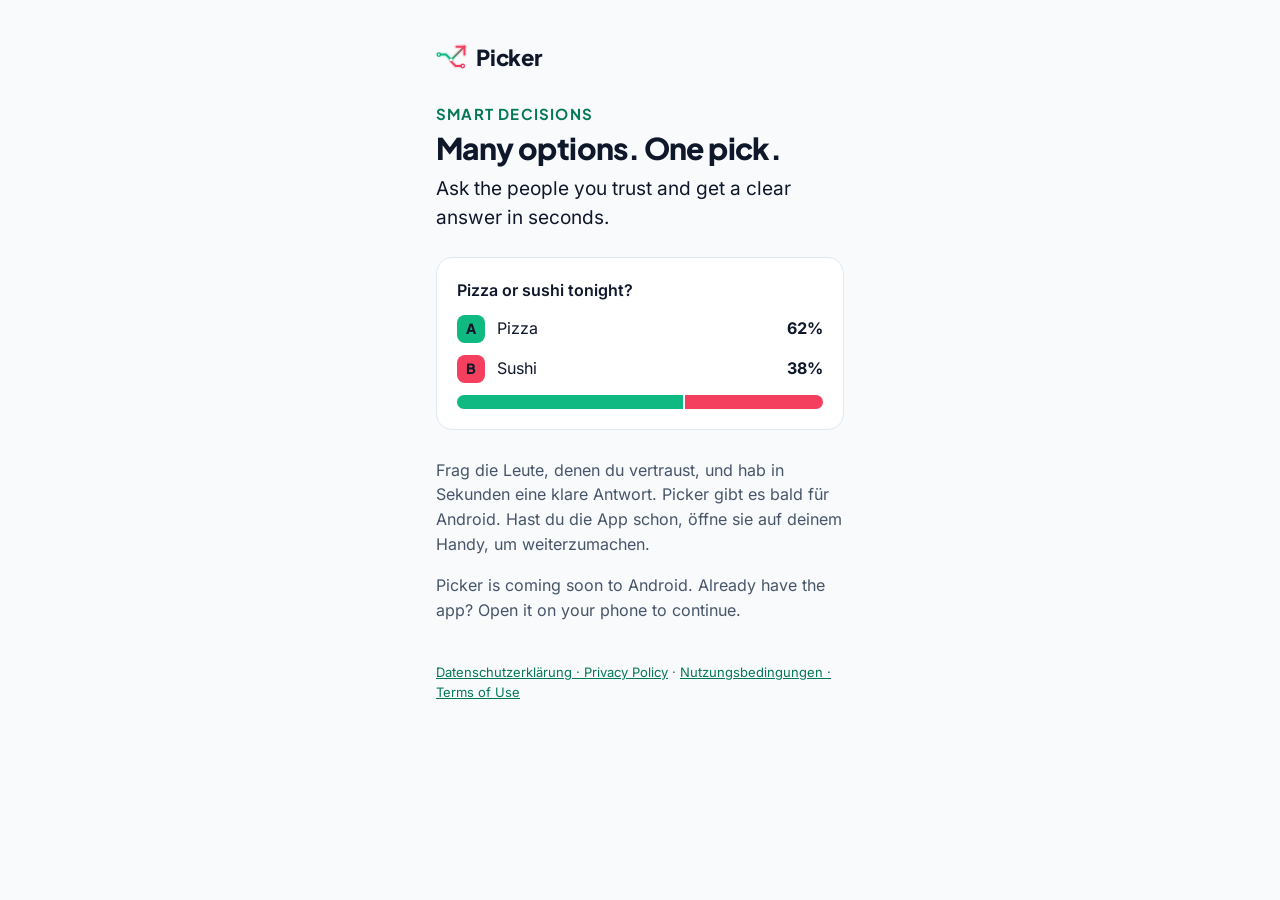
<file: index.html>
<!doctype html>
<html lang="en">
<head>
  <meta charset="utf-8">
  <meta name="viewport" content="width=device-width, initial-scale=1">
  <meta name="referrer" content="no-referrer">
  <meta name="robots" content="noindex, nofollow">
  <meta http-equiv="Content-Security-Policy" content="default-src 'none'; style-src 'self'; font-src 'self'; img-src 'self'; base-uri 'none'">
  <meta name="theme-color" content="#0f172a">
  <title>Picker – Smart Decisions</title>
  <meta name="description" content="Many options. One pick. Ask the people you trust and get a clear answer in seconds.">
  <meta property="og:type" content="website">
  <meta property="og:site_name" content="Picker">
  <meta property="og:title" content="Picker – Smart Decisions">
  <meta property="og:description" content="Many options. One pick. Ask the people you trust and get a clear answer in seconds.">
  <meta property="og:image" content="https://picker.lutekops.ch/assets/og-image.png">
  <meta property="og:image:width" content="1200">
  <meta property="og:image:height" content="630">
  <meta name="twitter:card" content="summary_large_image">
  <link rel="icon" href="favicon.svg" type="image/svg+xml">
  <link rel="icon" href="favicon-32.png" type="image/png" sizes="32x32">
  <link rel="apple-touch-icon" href="apple-touch-icon.png">
  <link rel="stylesheet" href="assets/picker.css">
</head>
<body>
<!-- Landing page, also Supabase's site_url (fallback redirect target). Static, no script: any
     tokens in the URL fragment are never read or sent anywhere. Play badge follows once the app is live. -->
<main class="hero">
  <div class="brand" aria-hidden="true">
    <svg class="mark" viewBox="0 0 68 68"><defs><linearGradient id="pk-s" gradientUnits="userSpaceOnUse" x1="34.5" y1="40.5" x2="64.5" y2="10.5"><stop offset="0" stop-color="#10B981"/><stop offset="1" stop-color="#F43F5E"/></linearGradient></defs><g class="glow"><path d="M10.5 28.5 L22.5 28.5 L34.5 40.5" stroke="#10B981" fill="none" stroke-width="12" stroke-opacity="0.07" stroke-linecap="round" stroke-linejoin="round"/><path d="M56.5 54.5 L44.5 54.5 L34.5 44.5 L34.5 40.5" stroke="#F43F5E" fill="none" stroke-width="12" stroke-opacity="0.07" stroke-linecap="round" stroke-linejoin="round"/><path d="M34.5 40.5 L64.5 10.5" stroke="url(#pk-s)" fill="none" stroke-width="12" stroke-opacity="0.07" stroke-linecap="round" stroke-linejoin="round"/><path d="M46.5 10.5 L64.5 10.5 L64.5 28.5" stroke="#F43F5E" fill="none" stroke-width="12" stroke-opacity="0.07" stroke-linecap="round" stroke-linejoin="round"/><path d="M10.5 28.5 L22.5 28.5 L34.5 40.5" stroke="#10B981" fill="none" stroke-width="8" stroke-opacity="0.12" stroke-linecap="round" stroke-linejoin="round"/><path d="M56.5 54.5 L44.5 54.5 L34.5 44.5 L34.5 40.5" stroke="#F43F5E" fill="none" stroke-width="8" stroke-opacity="0.12" stroke-linecap="round" stroke-linejoin="round"/><path d="M34.5 40.5 L64.5 10.5" stroke="url(#pk-s)" fill="none" stroke-width="8" stroke-opacity="0.12" stroke-linecap="round" stroke-linejoin="round"/><path d="M46.5 10.5 L64.5 10.5 L64.5 28.5" stroke="#F43F5E" fill="none" stroke-width="8" stroke-opacity="0.12" stroke-linecap="round" stroke-linejoin="round"/></g><g class="trace"><path d="M10.5 28.5 L22.5 28.5 L34.5 40.5" stroke="#10B981" fill="none" stroke-width="4.5" stroke-linecap="round" stroke-linejoin="round"/><path d="M56.5 54.5 L44.5 54.5 L34.5 44.5 L34.5 40.5" stroke="#F43F5E" fill="none" stroke-width="4.5" stroke-linecap="round" stroke-linejoin="round"/><path d="M34.5 40.5 L64.5 10.5" stroke="url(#pk-s)" fill="none" stroke-width="4.5" stroke-linecap="round" stroke-linejoin="round"/><path d="M46.5 10.5 L64.5 10.5 L64.5 28.5" stroke="#F43F5E" fill="none" stroke-width="4.5" stroke-linecap="round" stroke-linejoin="round"/><circle cx="6.5" cy="28.5" r="4" fill="none" stroke="#10B981" stroke-width="3"/><circle cx="60.5" cy="54.5" r="4" fill="none" stroke="#F43F5E" stroke-width="3"/><circle cx="34.5" cy="40.5" r="3.2" fill="#FFFFFF"/></g></svg>
    Picker
  </div>

  <p class="tagline">Smart Decisions</p>
  <h1>Many options. One pick.</h1>
  <p class="motto">Ask the people you trust and get a clear answer in seconds.</p>
  <div class="card demo" aria-label="Example poll: Pizza 62 percent, Sushi 38 percent">
    <p class="demo-question">Pizza or sushi tonight?</p>
    <div class="option"><span class="badge badge-a">A</span><span class="option-label">Pizza</span><span class="pct">62%</span></div>
    <div class="option"><span class="badge badge-b">B</span><span class="option-label">Sushi</span><span class="pct">38%</span></div>
    <div class="tug" aria-hidden="true"><span class="tug-a"></span><span class="tug-b"></span></div>
  </div>
  <p lang="de">Frag die Leute, denen du vertraust, und hab in Sekunden eine klare Antwort. Picker gibt es bald für Android. Hast du die App schon, öffne sie auf deinem Handy, um weiterzumachen.</p>
  <p>Picker is coming soon to Android. Already have the app? Open it on your phone to continue.</p>
  <p class="footer"><a href="privacy/">Datenschutzerklärung · Privacy Policy</a> · <a href="terms/">Nutzungsbedingungen · Terms of Use</a></p>
</main>
</body>
</html>
</file>
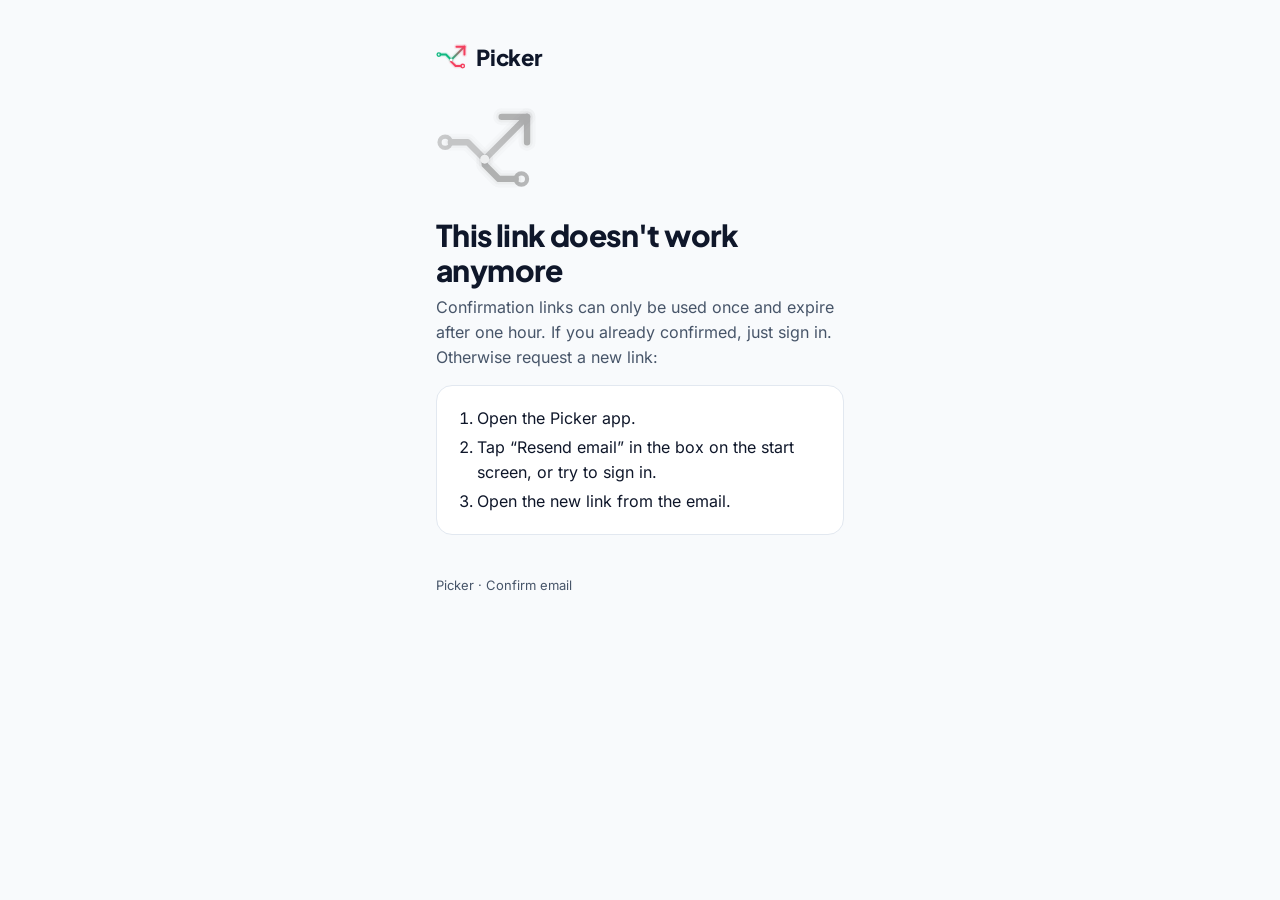
<file: confirm/index.html>
<!doctype html>
<html lang="en">
<head>
  <meta charset="utf-8">
  <meta name="viewport" content="width=device-width, initial-scale=1, viewport-fit=cover">
  <!-- The URL carries a one-time token: never leak it to other origins. -->
  <meta name="referrer" content="no-referrer">
  <meta name="robots" content="noindex, nofollow">
  <meta http-equiv="Content-Security-Policy"
        content="default-src 'none'; script-src 'self'; style-src 'self'; font-src 'self'; img-src 'self' data:; connect-src https://glebczptvyoojznohtsc.supabase.co; base-uri 'none'; form-action 'none'">
  <meta name="theme-color" content="#0f172a">
  <title>Picker · Confirm email</title>
  <link rel="icon" href="../favicon.svg" type="image/svg+xml">
  <link rel="stylesheet" href="../assets/picker.css">
</head>
<body>
<main>
  <div class="brand" aria-hidden="true">
    <svg class="mark" viewBox="0 0 68 68"><defs><linearGradient id="pk-s" gradientUnits="userSpaceOnUse" x1="34.5" y1="40.5" x2="64.5" y2="10.5"><stop offset="0" stop-color="#10B981"/><stop offset="1" stop-color="#F43F5E"/></linearGradient></defs><g class="glow"><path d="M10.5 28.5 L22.5 28.5 L34.5 40.5" stroke="#10B981" fill="none" stroke-width="12" stroke-opacity="0.07" stroke-linecap="round" stroke-linejoin="round"/><path d="M56.5 54.5 L44.5 54.5 L34.5 44.5 L34.5 40.5" stroke="#F43F5E" fill="none" stroke-width="12" stroke-opacity="0.07" stroke-linecap="round" stroke-linejoin="round"/><path d="M34.5 40.5 L64.5 10.5" stroke="url(#pk-s)" fill="none" stroke-width="12" stroke-opacity="0.07" stroke-linecap="round" stroke-linejoin="round"/><path d="M46.5 10.5 L64.5 10.5 L64.5 28.5" stroke="#F43F5E" fill="none" stroke-width="12" stroke-opacity="0.07" stroke-linecap="round" stroke-linejoin="round"/><path d="M10.5 28.5 L22.5 28.5 L34.5 40.5" stroke="#10B981" fill="none" stroke-width="8" stroke-opacity="0.12" stroke-linecap="round" stroke-linejoin="round"/><path d="M56.5 54.5 L44.5 54.5 L34.5 44.5 L34.5 40.5" stroke="#F43F5E" fill="none" stroke-width="8" stroke-opacity="0.12" stroke-linecap="round" stroke-linejoin="round"/><path d="M34.5 40.5 L64.5 10.5" stroke="url(#pk-s)" fill="none" stroke-width="8" stroke-opacity="0.12" stroke-linecap="round" stroke-linejoin="round"/><path d="M46.5 10.5 L64.5 10.5 L64.5 28.5" stroke="#F43F5E" fill="none" stroke-width="8" stroke-opacity="0.12" stroke-linecap="round" stroke-linejoin="round"/></g><g class="trace"><path d="M10.5 28.5 L22.5 28.5 L34.5 40.5" stroke="#10B981" fill="none" stroke-width="4.5" stroke-linecap="round" stroke-linejoin="round"/><path d="M56.5 54.5 L44.5 54.5 L34.5 44.5 L34.5 40.5" stroke="#F43F5E" fill="none" stroke-width="4.5" stroke-linecap="round" stroke-linejoin="round"/><path d="M34.5 40.5 L64.5 10.5" stroke="url(#pk-s)" fill="none" stroke-width="4.5" stroke-linecap="round" stroke-linejoin="round"/><path d="M46.5 10.5 L64.5 10.5 L64.5 28.5" stroke="#F43F5E" fill="none" stroke-width="4.5" stroke-linecap="round" stroke-linejoin="round"/><circle cx="6.5" cy="28.5" r="4" fill="none" stroke="#10B981" stroke-width="3"/><circle cx="60.5" cy="54.5" r="4" fill="none" stroke="#F43F5E" stroke-width="3"/><circle cx="34.5" cy="40.5" r="3.2" fill="#FFFFFF"/></g></svg>
    Picker
  </div>

  <svg class="mark mark-lg" viewBox="0 0 68 68" id="mark" data-state="idle" role="img" aria-hidden="true"><defs><linearGradient id="pk-l" gradientUnits="userSpaceOnUse" x1="34.5" y1="40.5" x2="64.5" y2="10.5"><stop offset="0" stop-color="#10B981"/><stop offset="1" stop-color="#F43F5E"/></linearGradient></defs><g class="glow"><path d="M10.5 28.5 L22.5 28.5 L34.5 40.5" stroke="#10B981" fill="none" stroke-width="12" stroke-opacity="0.07" stroke-linecap="round" stroke-linejoin="round"/><path d="M56.5 54.5 L44.5 54.5 L34.5 44.5 L34.5 40.5" stroke="#F43F5E" fill="none" stroke-width="12" stroke-opacity="0.07" stroke-linecap="round" stroke-linejoin="round"/><path d="M34.5 40.5 L64.5 10.5" stroke="url(#pk-l)" fill="none" stroke-width="12" stroke-opacity="0.07" stroke-linecap="round" stroke-linejoin="round"/><path d="M46.5 10.5 L64.5 10.5 L64.5 28.5" stroke="#F43F5E" fill="none" stroke-width="12" stroke-opacity="0.07" stroke-linecap="round" stroke-linejoin="round"/><path d="M10.5 28.5 L22.5 28.5 L34.5 40.5" stroke="#10B981" fill="none" stroke-width="8" stroke-opacity="0.12" stroke-linecap="round" stroke-linejoin="round"/><path d="M56.5 54.5 L44.5 54.5 L34.5 44.5 L34.5 40.5" stroke="#F43F5E" fill="none" stroke-width="8" stroke-opacity="0.12" stroke-linecap="round" stroke-linejoin="round"/><path d="M34.5 40.5 L64.5 10.5" stroke="url(#pk-l)" fill="none" stroke-width="8" stroke-opacity="0.12" stroke-linecap="round" stroke-linejoin="round"/><path d="M46.5 10.5 L64.5 10.5 L64.5 28.5" stroke="#F43F5E" fill="none" stroke-width="8" stroke-opacity="0.12" stroke-linecap="round" stroke-linejoin="round"/></g><g class="trace"><path d="M10.5 28.5 L22.5 28.5 L34.5 40.5" stroke="#10B981" fill="none" stroke-width="4.5" stroke-linecap="round" stroke-linejoin="round"/><path d="M56.5 54.5 L44.5 54.5 L34.5 44.5 L34.5 40.5" stroke="#F43F5E" fill="none" stroke-width="4.5" stroke-linecap="round" stroke-linejoin="round"/><path d="M34.5 40.5 L64.5 10.5" stroke="url(#pk-l)" fill="none" stroke-width="4.5" stroke-linecap="round" stroke-linejoin="round"/><path d="M46.5 10.5 L64.5 10.5 L64.5 28.5" stroke="#F43F5E" fill="none" stroke-width="4.5" stroke-linecap="round" stroke-linejoin="round"/><circle cx="6.5" cy="28.5" r="4" fill="none" stroke="#10B981" stroke-width="3"/><circle cx="60.5" cy="54.5" r="4" fill="none" stroke="#F43F5E" stroke-width="3"/><circle cx="34.5" cy="40.5" r="3.2" fill="#FFFFFF"/></g><g class="check"><circle cx="12" cy="56" r="10" fill="#10B981"/><path d="M7.5 56.3 L10.8 59.6 L16.8 52.8" fill="none" stroke="#0F172A" stroke-width="2.8" stroke-linecap="round" stroke-linejoin="round"/></g></svg>

  <!-- 1. Token-hash link (custom template): redeemed only on tap, so link scanners cannot burn it -->
  <section id="view-confirm" hidden>
    <h1 data-i18n="confirmTitle">Almost there!</h1>
    <p data-i18n="confirmBody">Tap the button to activate your Picker account.</p>
    <div class="alert" id="form-error" role="alert" hidden></div>
    <button class="button" id="submit" type="button">
      <span class="spinner" hidden></span><span data-i18n="confirm">Activate my account</span>
    </button>
  </section>

  <!-- 2. Success -->
  <section id="view-done" hidden>
    <h1 data-i18n="doneTitle">Your account is active!</h1>
    <p data-i18n="doneBody">Go back to the Picker app and sign in with your email and password. Polls, groups and karma are now unlocked.</p>
    <p data-i18n="doneClose">You can close this page.</p>
  </section>

  <!-- 3. Link expired, already used or broken -->
  <section id="view-invalid" hidden>
    <h1 data-i18n="invalidTitle">This link doesn't work anymore</h1>
    <p data-i18n="invalidBody">Confirmation links can only be used once and expire after one hour. If you already confirmed, just sign in. Otherwise request a new link:</p>
    <ol class="steps">
      <li data-i18n="step1">Open the Picker app.</li>
      <li data-i18n="step2">Tap “Resend email” in the yellow box on the start screen, or try to sign in.</li>
      <li data-i18n="step3">Open the new link from the email.</li>
    </ol>
  </section>

  <noscript><p>Please enable JavaScript to confirm your email. / Bitte aktiviere JavaScript, um deine E-Mail zu bestätigen.</p></noscript>
  <p class="footer" data-i18n="footer">Picker · Confirm email</p>
</main>
<script src="confirm.js"></script>
</body>
</html>
</file>
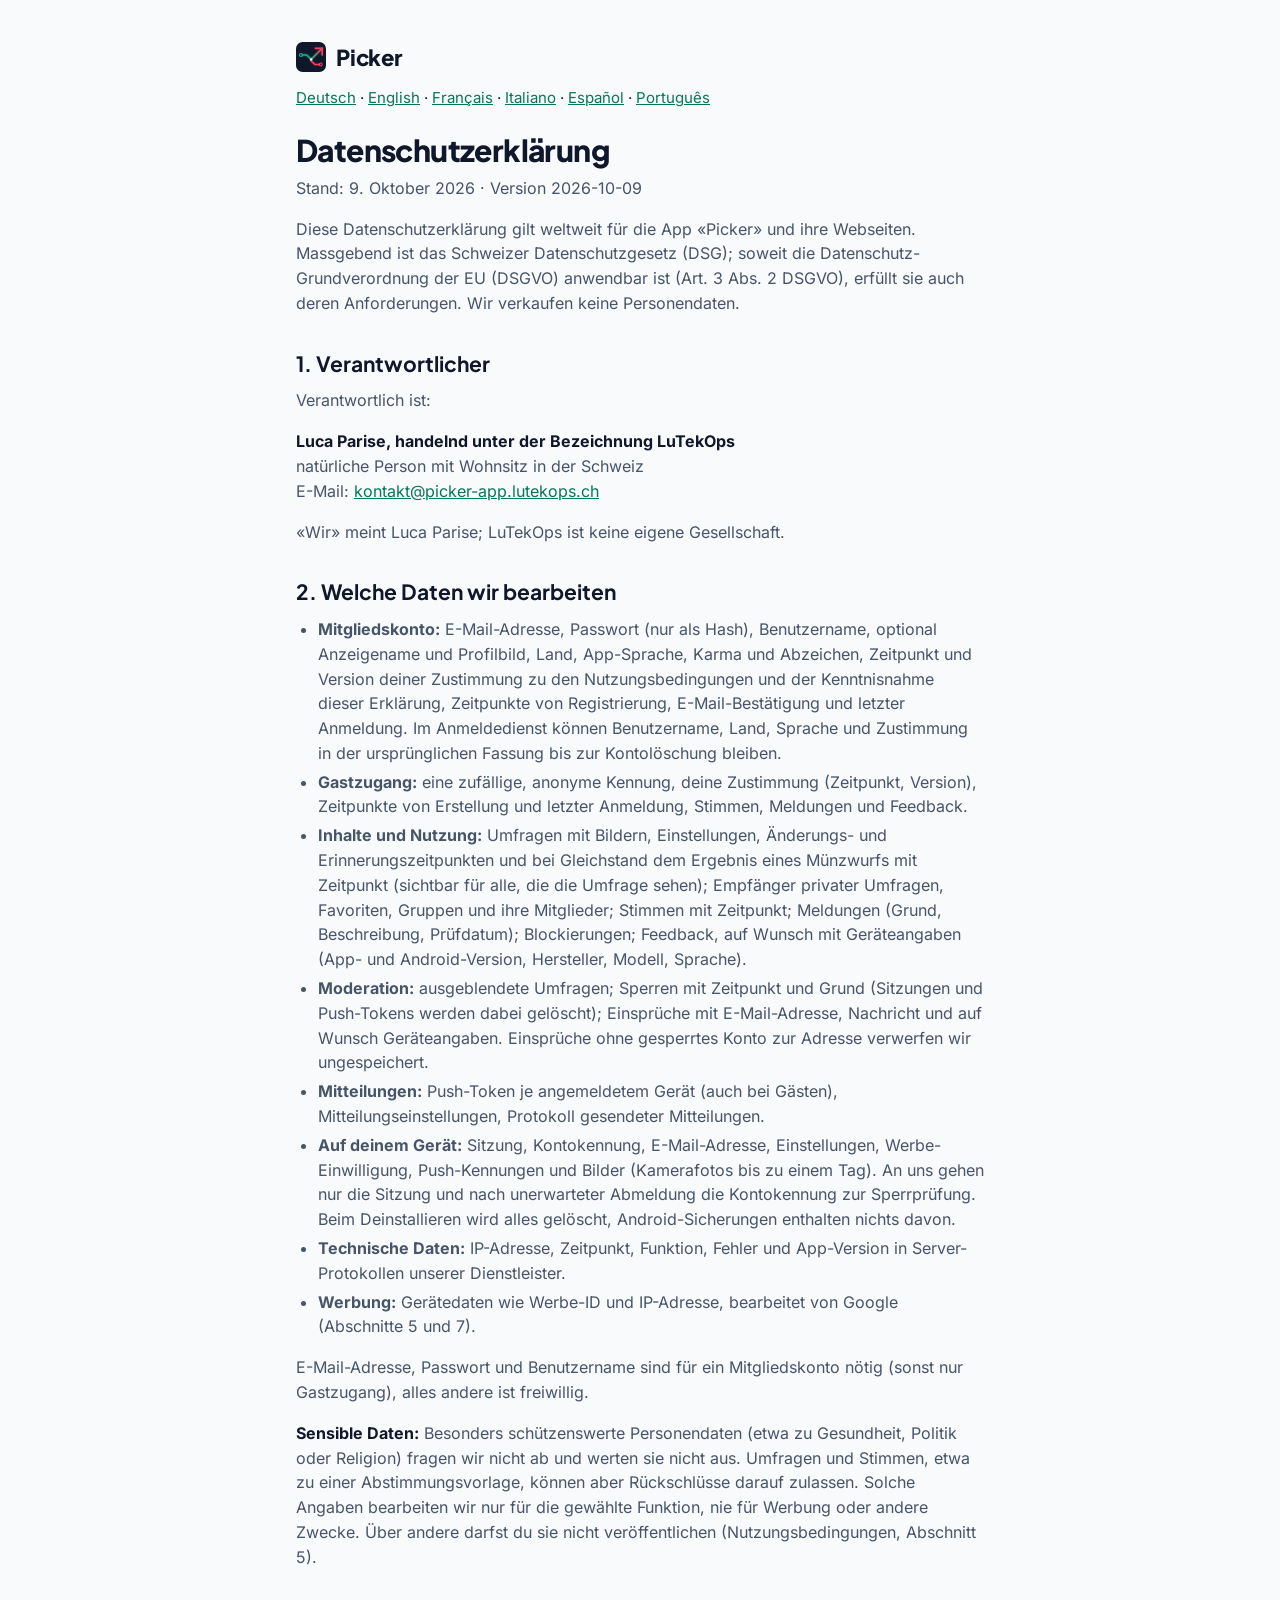
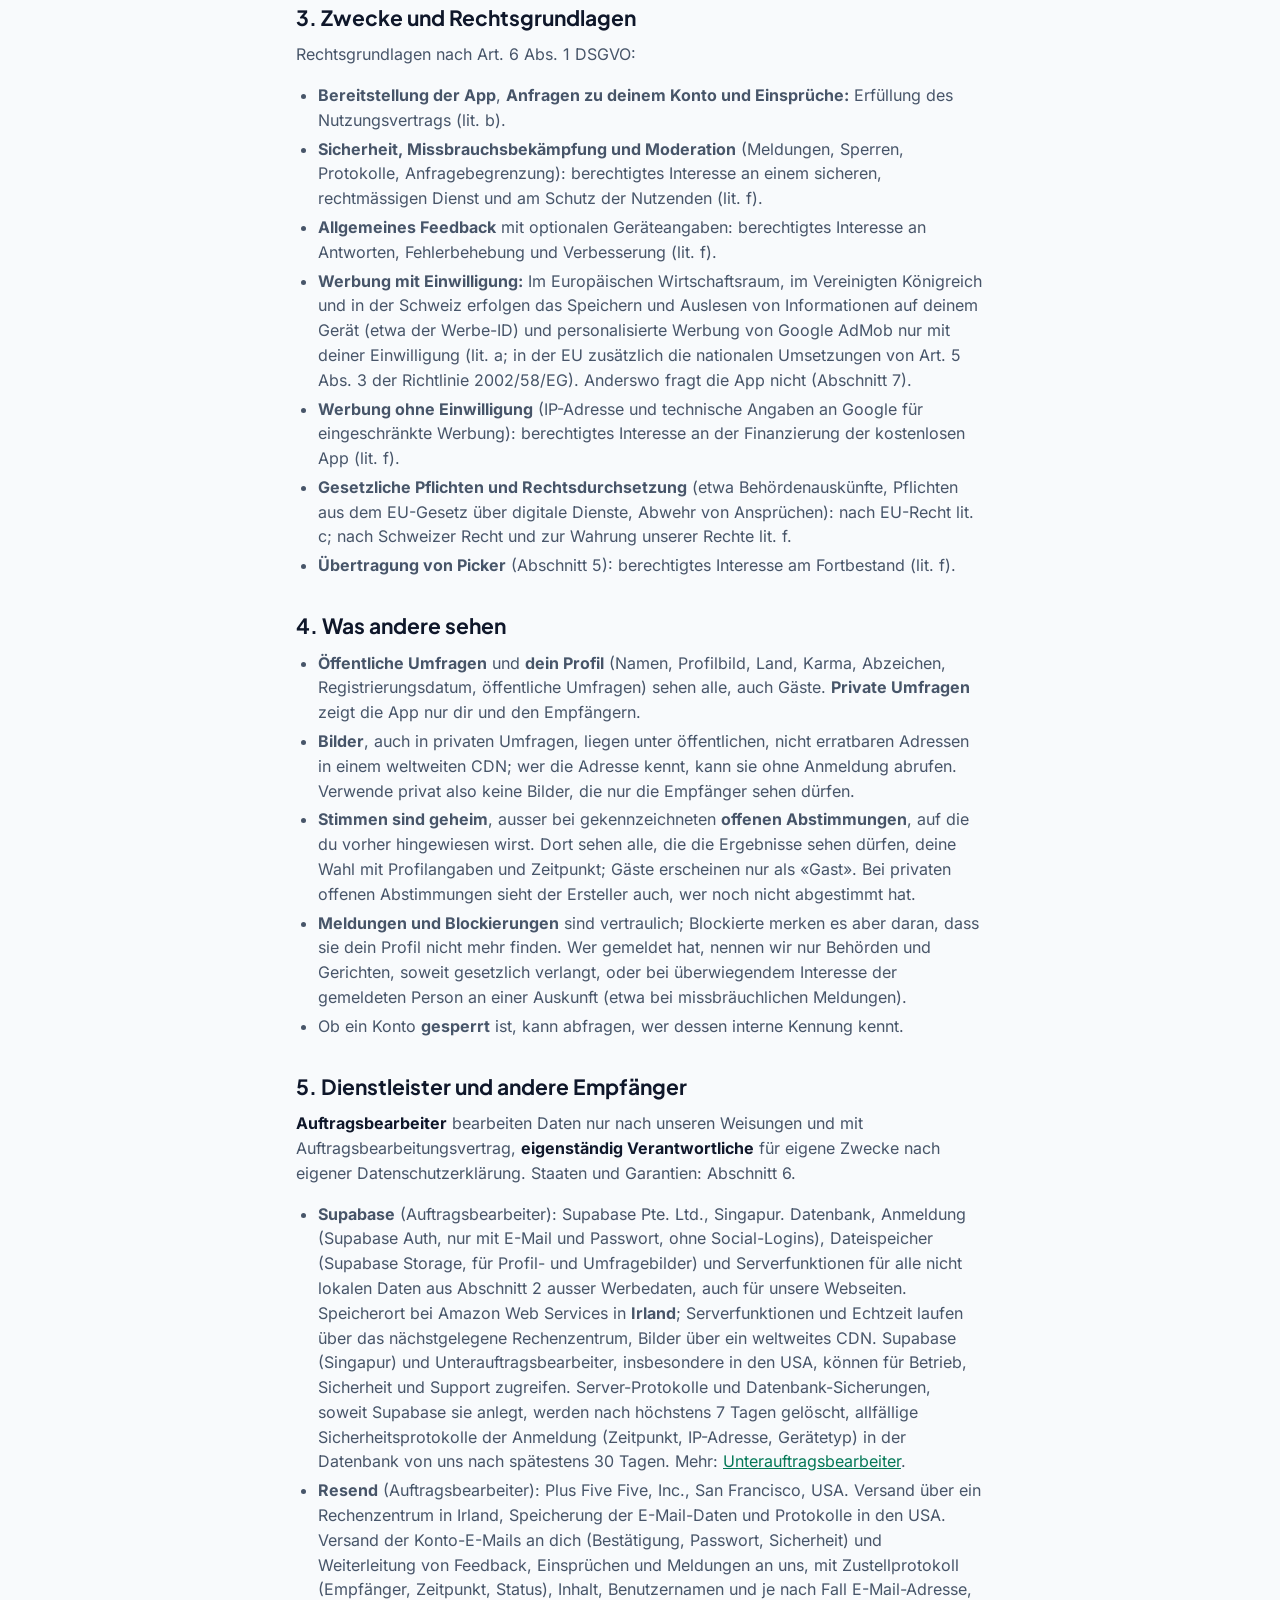
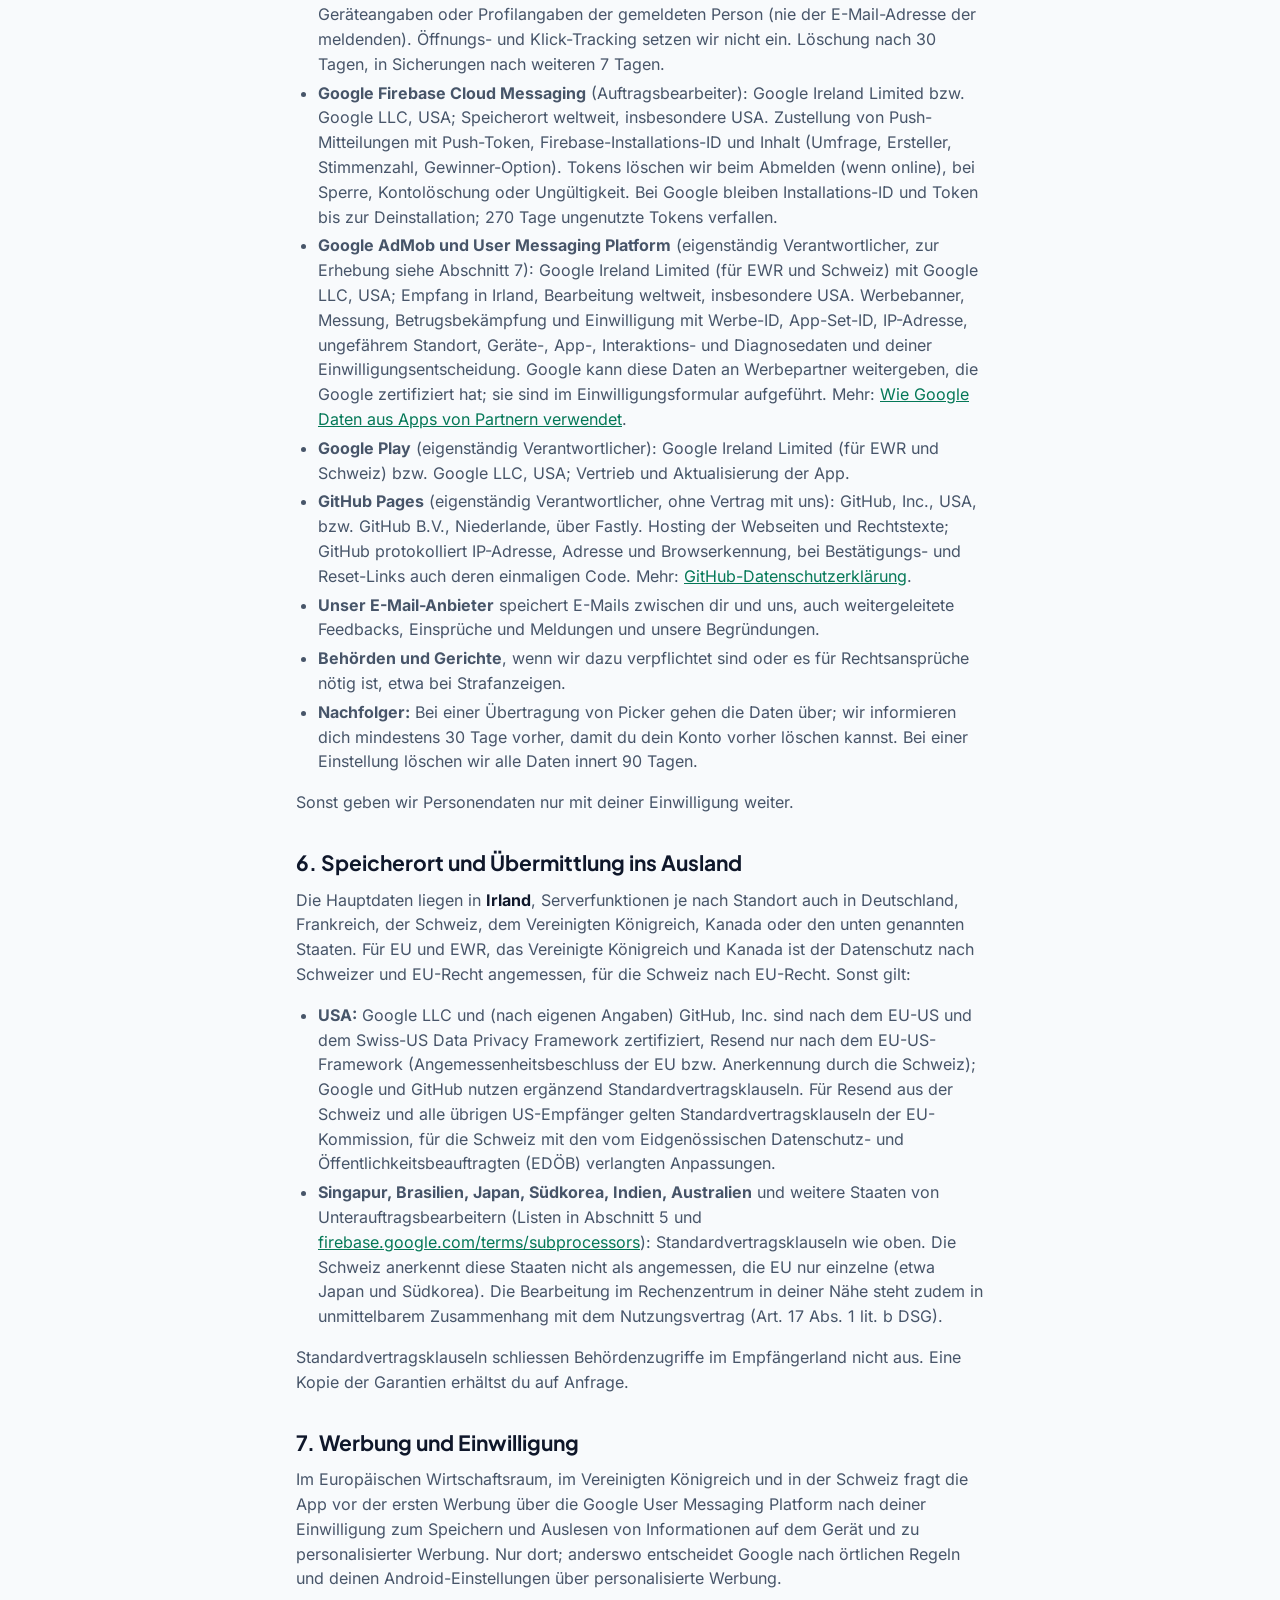
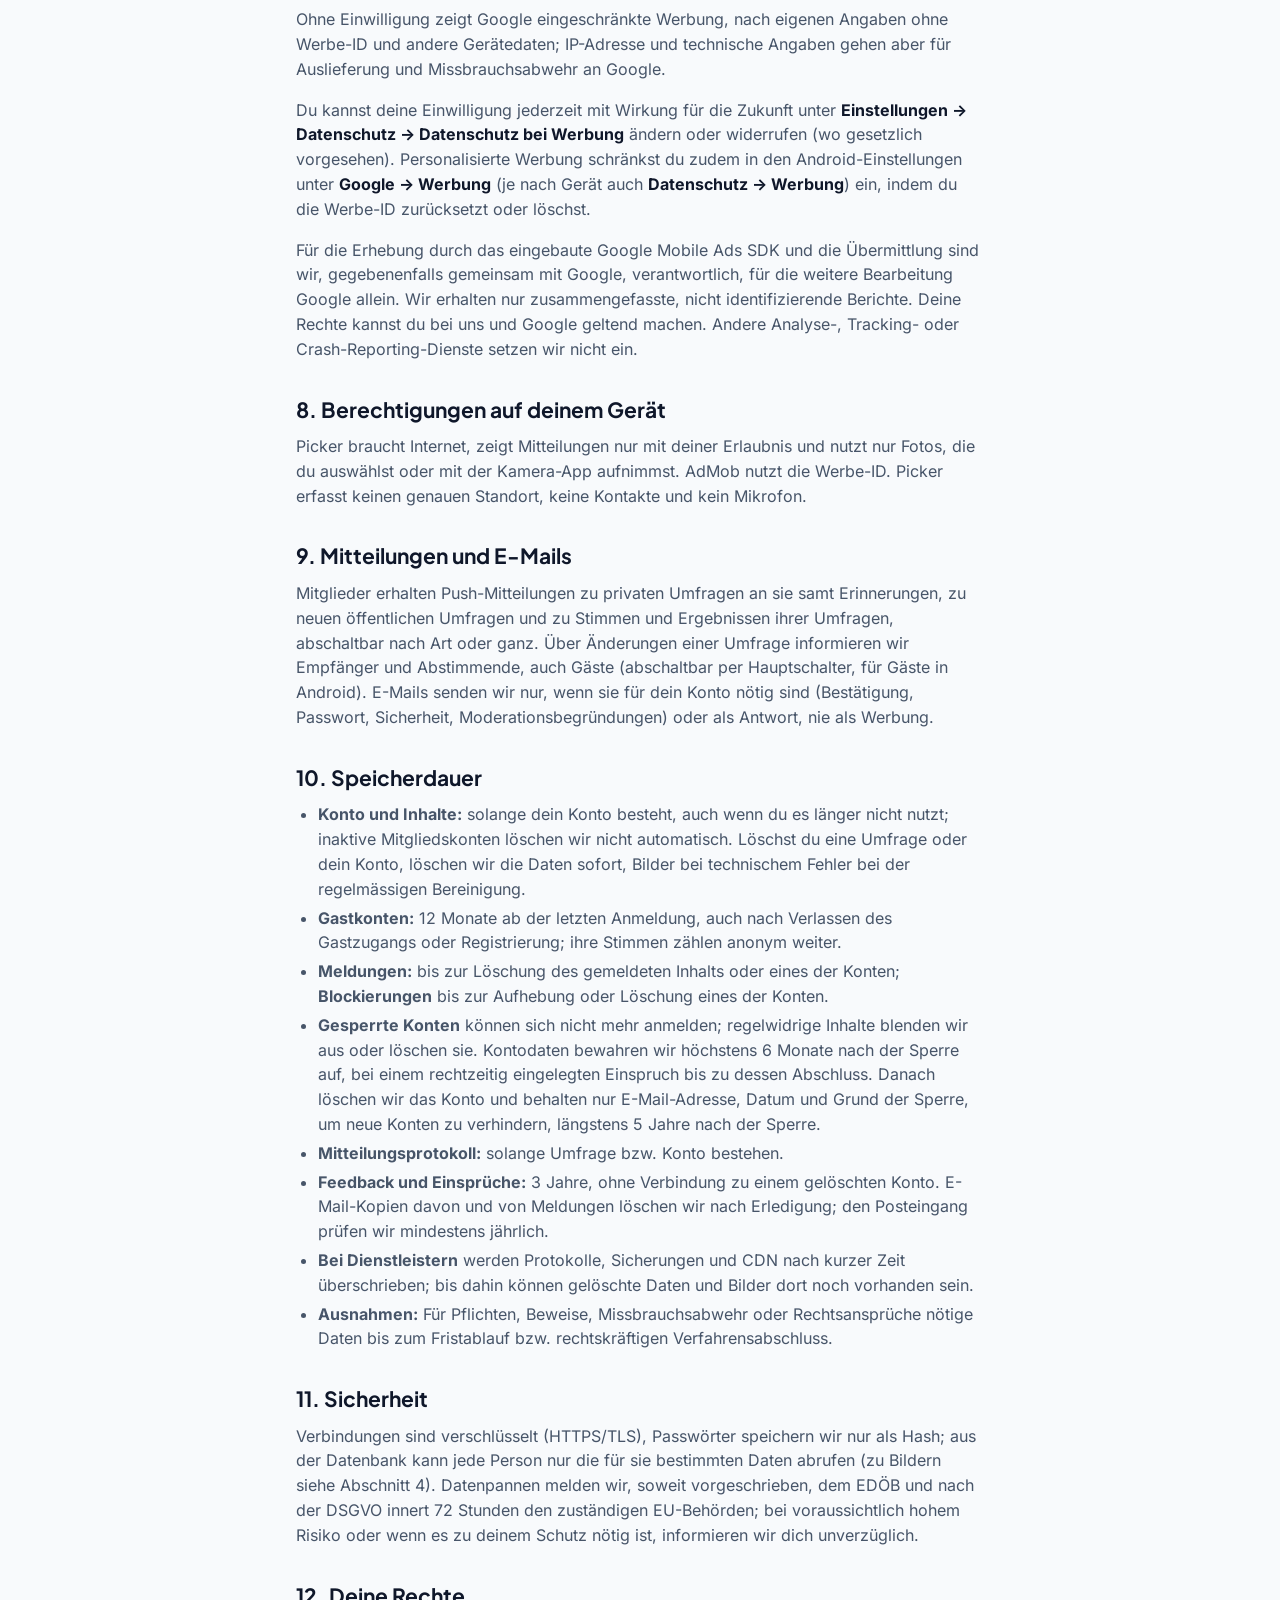
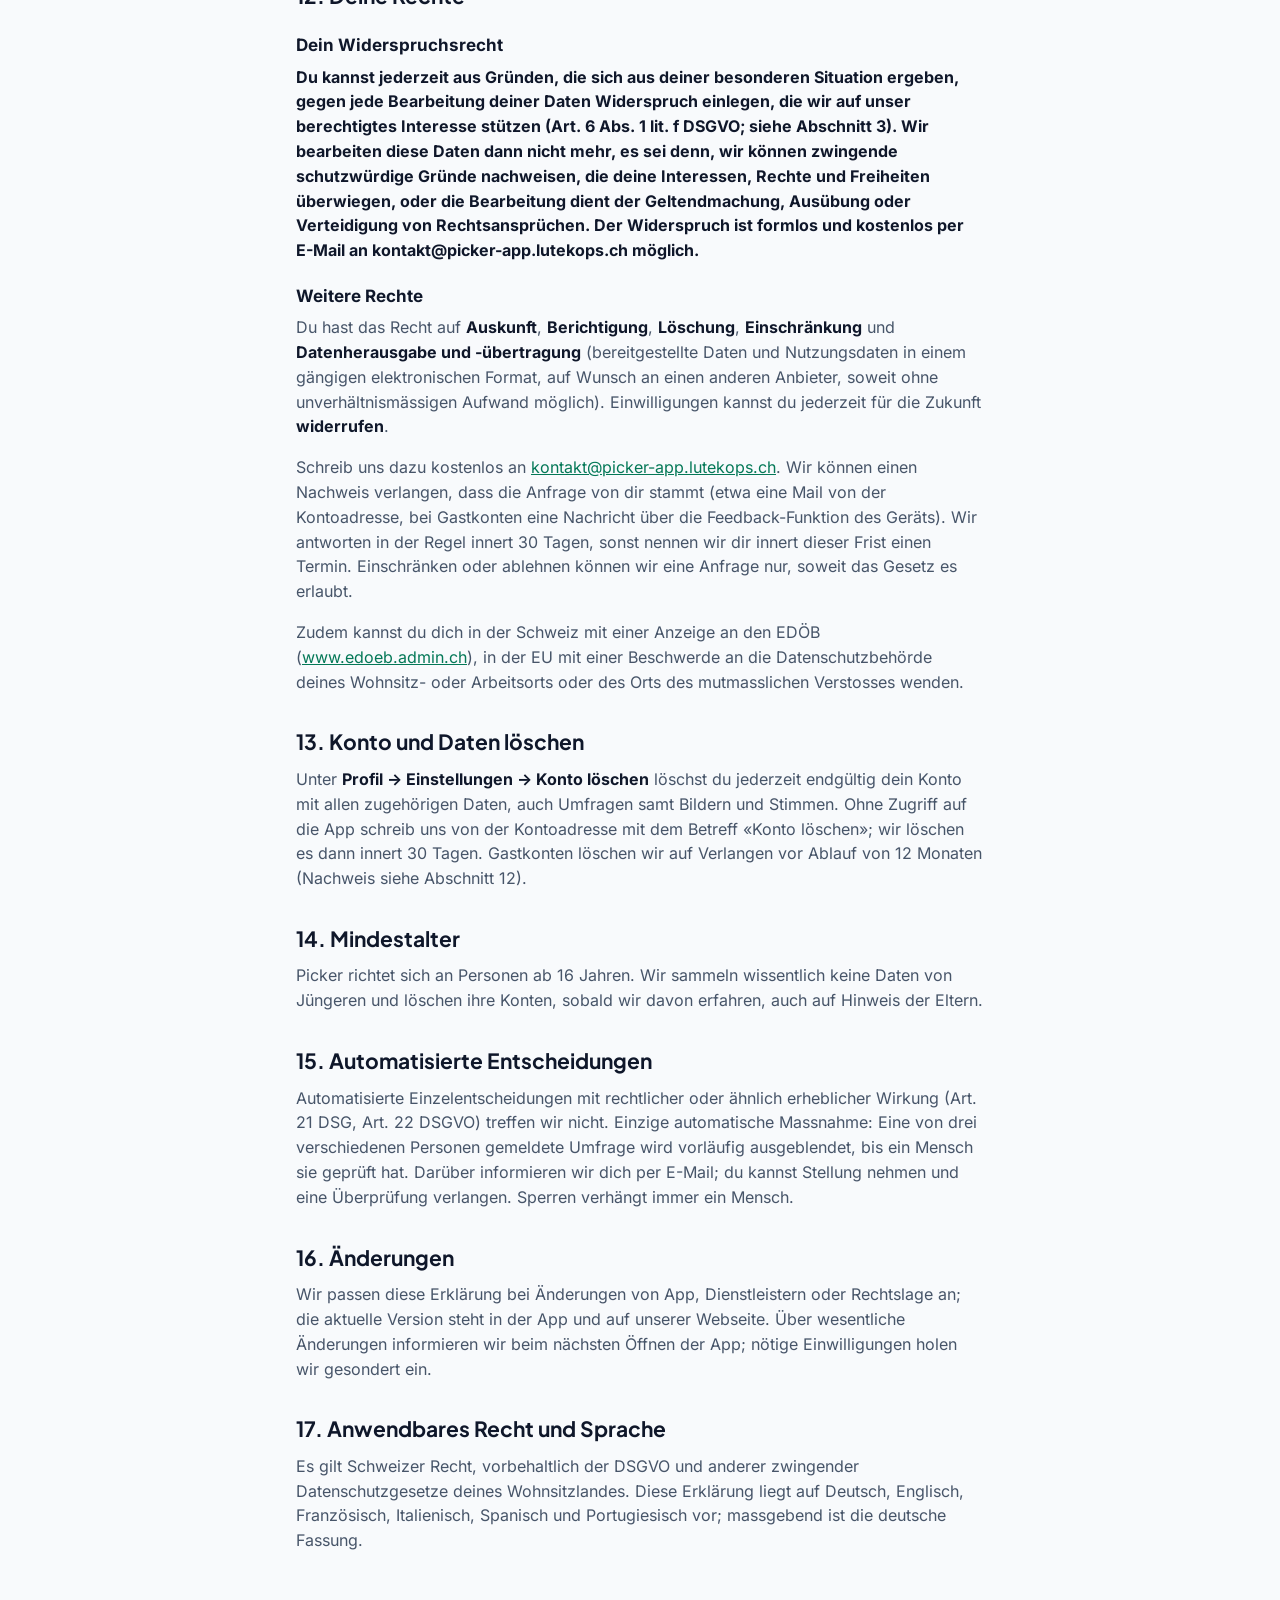
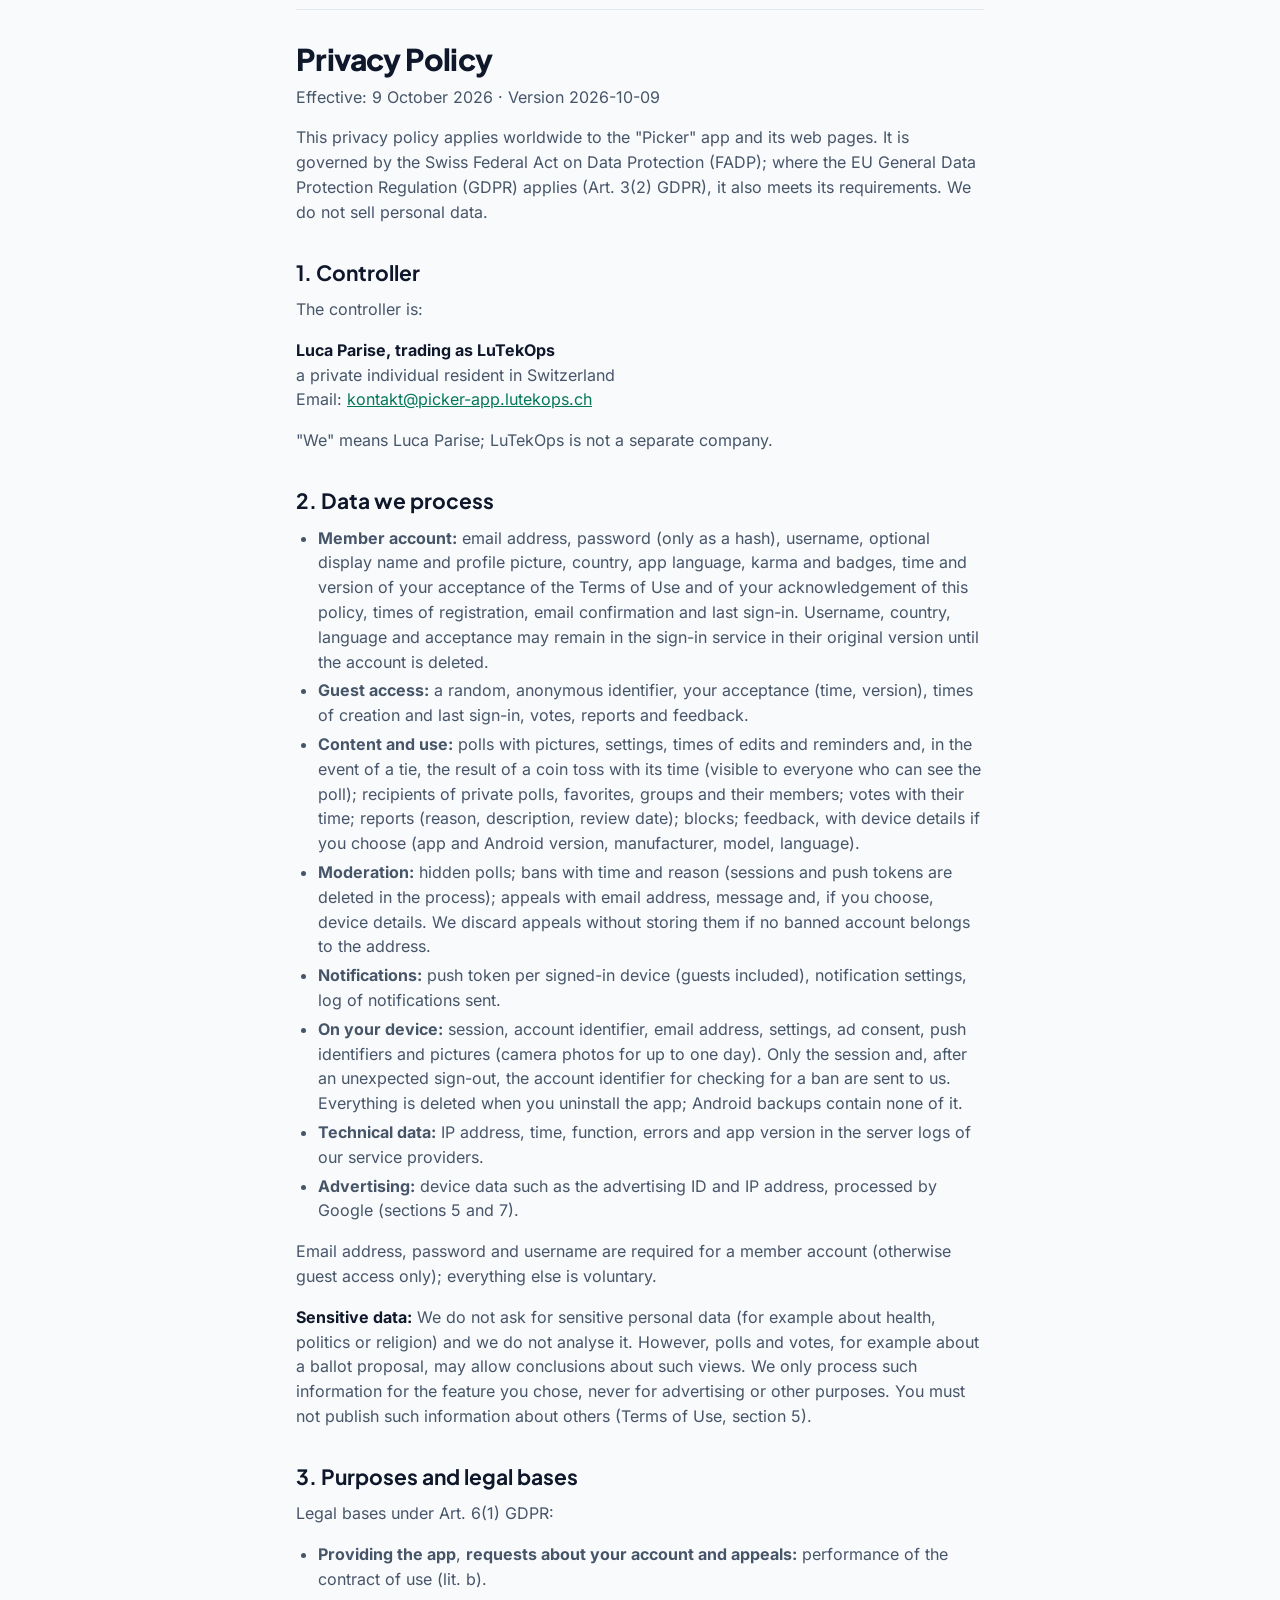
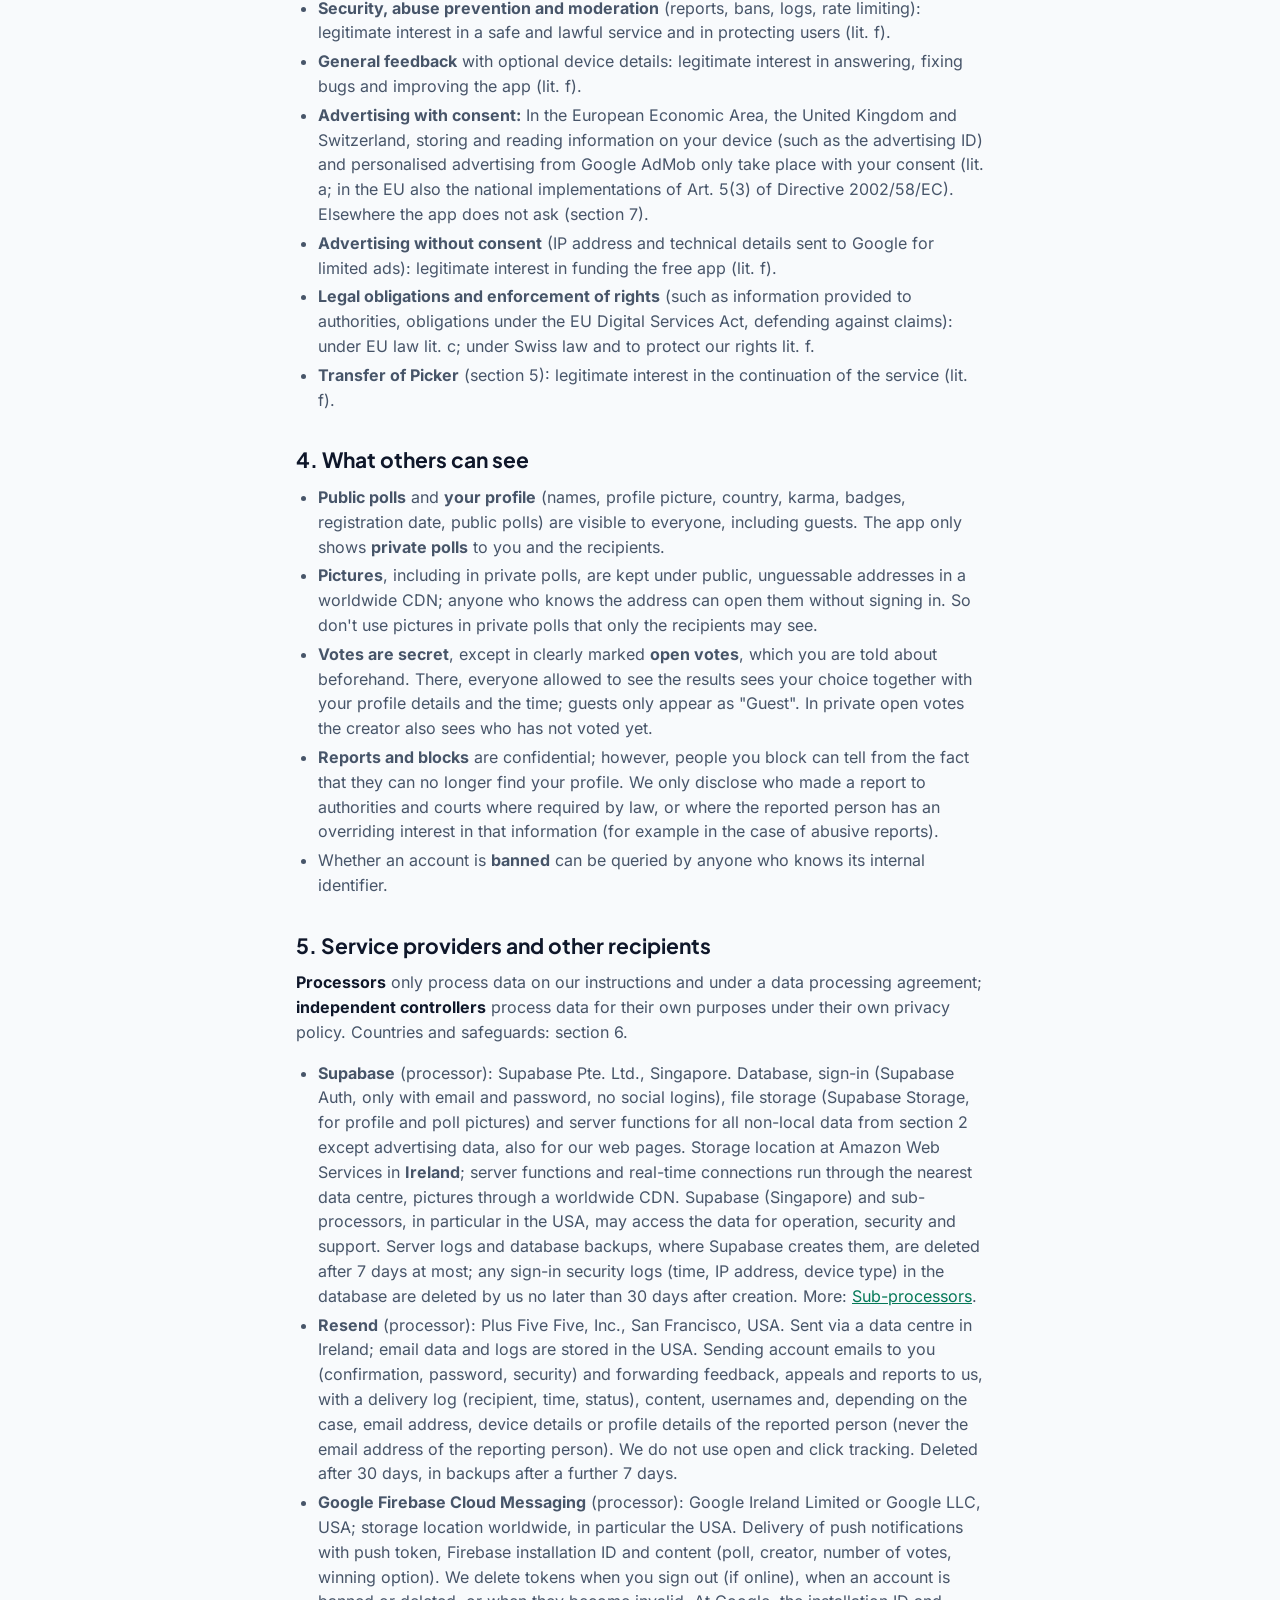
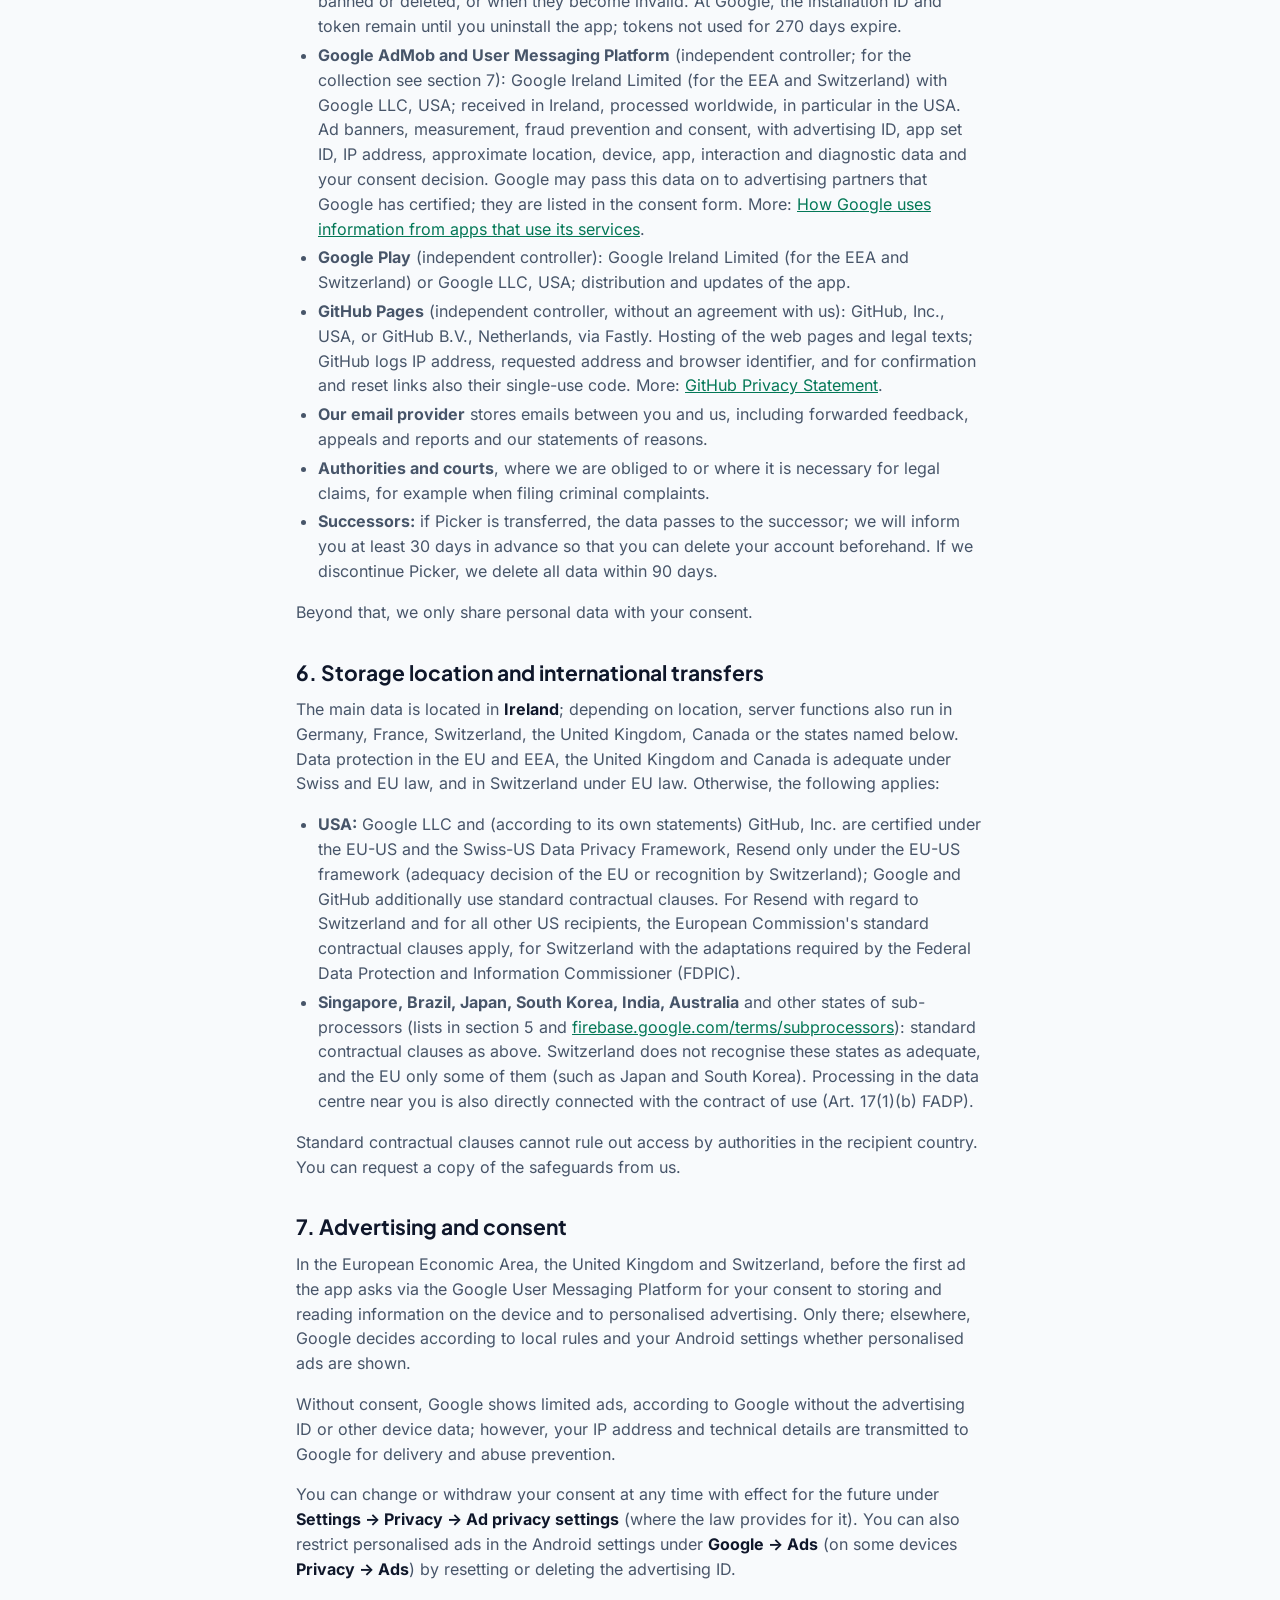
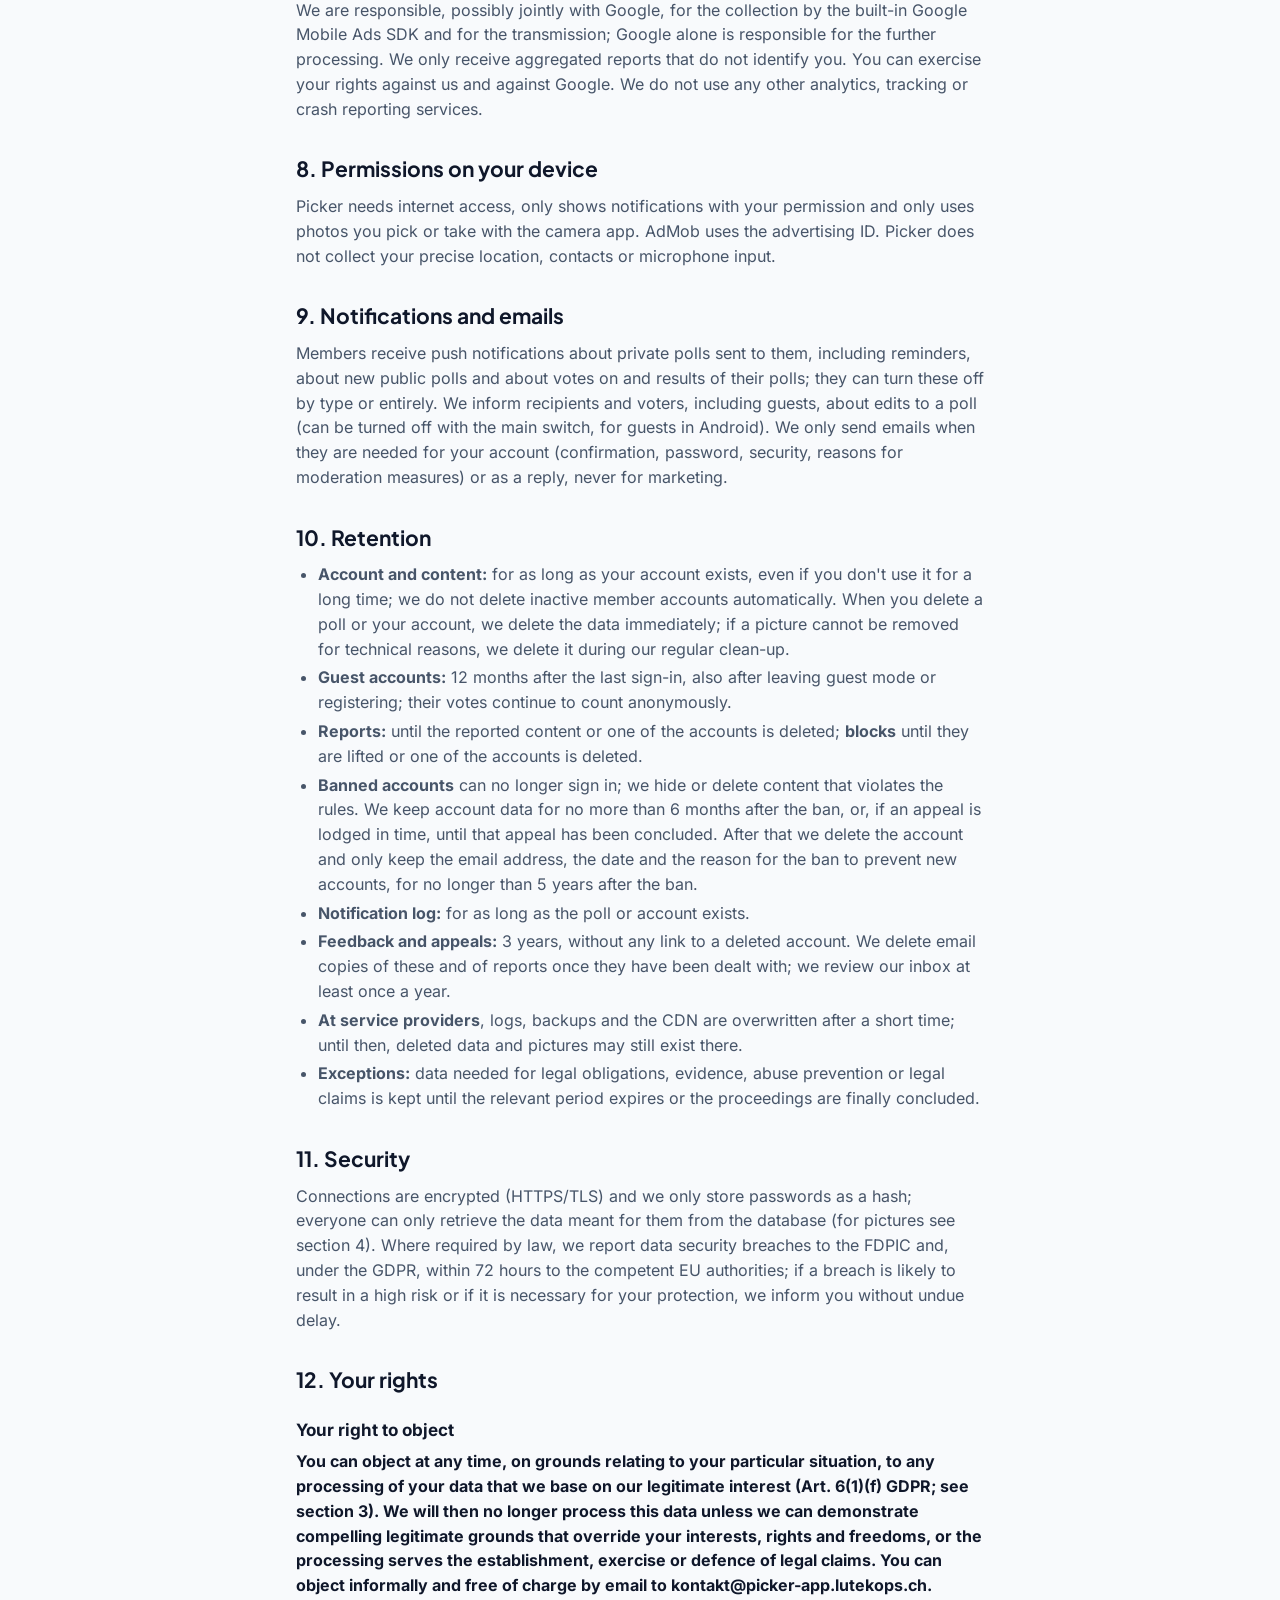
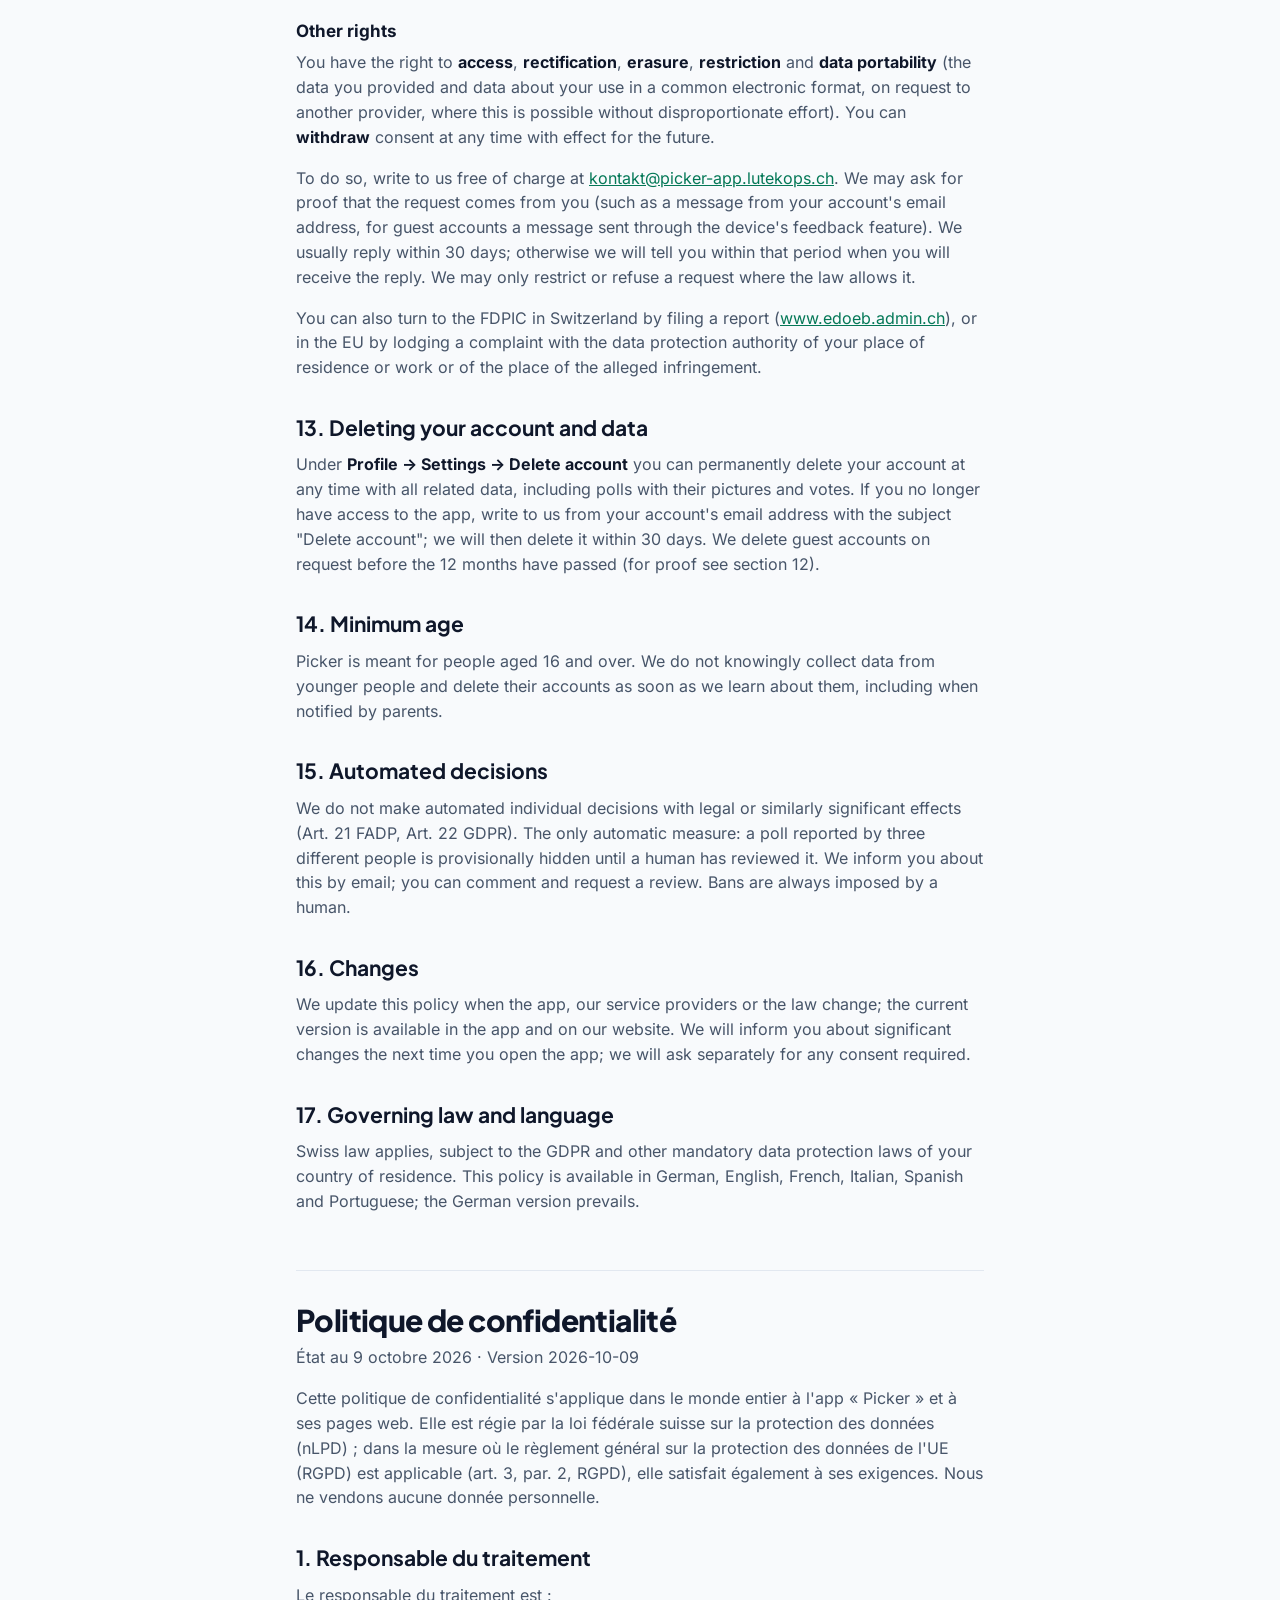
<file: privacy/index.html>
<!doctype html>
<!-- GENERATED by scripts/generate_legal_web.py from app/src/main/assets/legal/privacy-*.md. Do not edit. -->
<html lang="de">
<head>
  <meta charset="utf-8">
  <meta name="viewport" content="width=device-width, initial-scale=1">
  <meta name="referrer" content="no-referrer">
  <meta name="robots" content="noindex, nofollow">
  <meta http-equiv="Content-Security-Policy" content="default-src 'none'; style-src 'self'; font-src 'self'; img-src 'self'; base-uri 'none'">
  <meta name="theme-color" content="#0f172a">
  <title>Picker · Datenschutzerklärung / Privacy Policy</title>
  <link rel="icon" href="../favicon.svg" type="image/svg+xml">
  <link rel="stylesheet" href="../assets/picker.css">
</head>
<body>
<main class="legal">
  <a class="brand" href="../"><img class="mark" src="../favicon.svg" alt=""> Picker</a>
  <nav class="lang-switch"><a href="#de" lang="de">Deutsch</a> · <a href="#en" lang="en">English</a> · <a href="#fr" lang="fr">Français</a> · <a href="#it" lang="it">Italiano</a> · <a href="#es" lang="es">Español</a> · <a href="#pt" lang="pt">Português</a></nav>
<article id="de" lang="de">
<h1>Datenschutzerklärung</h1>
<p>Stand: 9. Oktober 2026 · Version 2026-10-09</p>
<p>Diese Datenschutzerklärung gilt weltweit für die App «Picker» und ihre Webseiten. Massgebend ist das Schweizer Datenschutzgesetz (DSG); soweit die Datenschutz-Grundverordnung der EU (DSGVO) anwendbar ist (Art. 3 Abs. 2 DSGVO), erfüllt sie auch deren Anforderungen. Wir verkaufen keine Personendaten.</p>
<h2 id="de-verantwortlicher">1. Verantwortlicher</h2>
<p>Verantwortlich ist:</p>
<p><strong>Luca Parise, handelnd unter der Bezeichnung LuTekOps</strong><br>
natürliche Person mit Wohnsitz in der Schweiz<br>
E-Mail: <a href="mailto:kontakt@picker-app.lutekops.ch">kontakt@picker-app.lutekops.ch</a></p>
<p>«Wir» meint Luca Parise; LuTekOps ist keine eigene Gesellschaft.</p>
<h2 id="de-daten">2. Welche Daten wir bearbeiten</h2>
<ul>
  <li><strong>Mitgliedskonto:</strong> E-Mail-Adresse, Passwort (nur als Hash), Benutzername, optional Anzeigename und Profilbild, Land, App-Sprache, Karma und Abzeichen, Zeitpunkt und Version deiner Zustimmung zu den Nutzungsbedingungen und der Kenntnisnahme dieser Erklärung, Zeitpunkte von Registrierung, E-Mail-Bestätigung und letzter Anmeldung. Im Anmeldedienst können Benutzername, Land, Sprache und Zustimmung in der ursprünglichen Fassung bis zur Kontolöschung bleiben.</li>
  <li><strong>Gastzugang:</strong> eine zufällige, anonyme Kennung, deine Zustimmung (Zeitpunkt, Version), Zeitpunkte von Erstellung und letzter Anmeldung, Stimmen, Meldungen und Feedback.</li>
  <li><strong>Inhalte und Nutzung:</strong> Umfragen mit Bildern, Einstellungen, Änderungs- und Erinnerungszeitpunkten und bei Gleichstand dem Ergebnis eines Münzwurfs mit Zeitpunkt (sichtbar für alle, die die Umfrage sehen); Empfänger privater Umfragen, Favoriten, Gruppen und ihre Mitglieder; Stimmen mit Zeitpunkt; Meldungen (Grund, Beschreibung, Prüfdatum); Blockierungen; Feedback, auf Wunsch mit Geräteangaben (App- und Android-Version, Hersteller, Modell, Sprache).</li>
  <li><strong>Moderation:</strong> ausgeblendete Umfragen; Sperren mit Zeitpunkt und Grund (Sitzungen und Push-Tokens werden dabei gelöscht); Einsprüche mit E-Mail-Adresse, Nachricht und auf Wunsch Geräteangaben. Einsprüche ohne gesperrtes Konto zur Adresse verwerfen wir ungespeichert.</li>
  <li><strong>Mitteilungen:</strong> Push-Token je angemeldetem Gerät (auch bei Gästen), Mitteilungseinstellungen, Protokoll gesendeter Mitteilungen.</li>
  <li><strong>Auf deinem Gerät:</strong> Sitzung, Kontokennung, E-Mail-Adresse, Einstellungen, Werbe-Einwilligung, Push-Kennungen und Bilder (Kamerafotos bis zu einem Tag). An uns gehen nur die Sitzung und nach unerwarteter Abmeldung die Kontokennung zur Sperrprüfung. Beim Deinstallieren wird alles gelöscht, Android-Sicherungen enthalten nichts davon.</li>
  <li><strong>Technische Daten:</strong> IP-Adresse, Zeitpunkt, Funktion, Fehler und App-Version in Server-Protokollen unserer Dienstleister.</li>
  <li><strong>Werbung:</strong> Gerätedaten wie Werbe-ID und IP-Adresse, bearbeitet von Google (Abschnitte 5 und 7).</li>
</ul>
<p>E-Mail-Adresse, Passwort und Benutzername sind für ein Mitgliedskonto nötig (sonst nur Gastzugang), alles andere ist freiwillig.</p>
<p><strong>Sensible Daten:</strong> Besonders schützenswerte Personendaten (etwa zu Gesundheit, Politik oder Religion) fragen wir nicht ab und werten sie nicht aus. Umfragen und Stimmen, etwa zu einer Abstimmungsvorlage, können aber Rückschlüsse darauf zulassen. Solche Angaben bearbeiten wir nur für die gewählte Funktion, nie für Werbung oder andere Zwecke. Über andere darfst du sie nicht veröffentlichen (Nutzungsbedingungen, Abschnitt 5).</p>
<h2 id="de-zwecke">3. Zwecke und Rechtsgrundlagen</h2>
<p>Rechtsgrundlagen nach Art. 6 Abs. 1 DSGVO:</p>
<ul>
  <li><strong>Bereitstellung der App</strong>, <strong>Anfragen zu deinem Konto und Einsprüche:</strong> Erfüllung des Nutzungsvertrags (lit. b).</li>
  <li><strong>Sicherheit, Missbrauchsbekämpfung und Moderation</strong> (Meldungen, Sperren, Protokolle, Anfragebegrenzung): berechtigtes Interesse an einem sicheren, rechtmässigen Dienst und am Schutz der Nutzenden (lit. f).</li>
  <li><strong>Allgemeines Feedback</strong> mit optionalen Geräteangaben: berechtigtes Interesse an Antworten, Fehlerbehebung und Verbesserung (lit. f).</li>
  <li><strong>Werbung mit Einwilligung:</strong> Im Europäischen Wirtschaftsraum, im Vereinigten Königreich und in der Schweiz erfolgen das Speichern und Auslesen von Informationen auf deinem Gerät (etwa der Werbe-ID) und personalisierte Werbung von Google AdMob nur mit deiner Einwilligung (lit. a; in der EU zusätzlich die nationalen Umsetzungen von Art. 5 Abs. 3 der Richtlinie 2002/58/EG). Anderswo fragt die App nicht (Abschnitt 7).</li>
  <li><strong>Werbung ohne Einwilligung</strong> (IP-Adresse und technische Angaben an Google für eingeschränkte Werbung): berechtigtes Interesse an der Finanzierung der kostenlosen App (lit. f).</li>
  <li><strong>Gesetzliche Pflichten und Rechtsdurchsetzung</strong> (etwa Behördenauskünfte, Pflichten aus dem EU-Gesetz über digitale Dienste, Abwehr von Ansprüchen): nach EU-Recht lit. c; nach Schweizer Recht und zur Wahrung unserer Rechte lit. f.</li>
  <li><strong>Übertragung von Picker</strong> (Abschnitt 5): berechtigtes Interesse am Fortbestand (lit. f).</li>
</ul>
<h2 id="de-sichtbarkeit">4. Was andere sehen</h2>
<ul>
  <li><strong>Öffentliche Umfragen</strong> und <strong>dein Profil</strong> (Namen, Profilbild, Land, Karma, Abzeichen, Registrierungsdatum, öffentliche Umfragen) sehen alle, auch Gäste. <strong>Private Umfragen</strong> zeigt die App nur dir und den Empfängern.</li>
  <li><strong>Bilder</strong>, auch in privaten Umfragen, liegen unter öffentlichen, nicht erratbaren Adressen in einem weltweiten CDN; wer die Adresse kennt, kann sie ohne Anmeldung abrufen. Verwende privat also keine Bilder, die nur die Empfänger sehen dürfen.</li>
  <li><strong>Stimmen sind geheim</strong>, ausser bei gekennzeichneten <strong>offenen Abstimmungen</strong>, auf die du vorher hingewiesen wirst. Dort sehen alle, die die Ergebnisse sehen dürfen, deine Wahl mit Profilangaben und Zeitpunkt; Gäste erscheinen nur als «Gast». Bei privaten offenen Abstimmungen sieht der Ersteller auch, wer noch nicht abgestimmt hat.</li>
  <li><strong>Meldungen und Blockierungen</strong> sind vertraulich; Blockierte merken es aber daran, dass sie dein Profil nicht mehr finden. Wer gemeldet hat, nennen wir nur Behörden und Gerichten, soweit gesetzlich verlangt, oder bei überwiegendem Interesse der gemeldeten Person an einer Auskunft (etwa bei missbräuchlichen Meldungen).</li>
  <li>Ob ein Konto <strong>gesperrt</strong> ist, kann abfragen, wer dessen interne Kennung kennt.</li>
</ul>
<h2 id="de-dienstleister">5. Dienstleister und andere Empfänger</h2>
<p><strong>Auftragsbearbeiter</strong> bearbeiten Daten nur nach unseren Weisungen und mit Auftragsbearbeitungsvertrag, <strong>eigenständig Verantwortliche</strong> für eigene Zwecke nach eigener Datenschutzerklärung. Staaten und Garantien: Abschnitt 6.</p>
<ul>
  <li><strong>Supabase</strong> (Auftragsbearbeiter): Supabase Pte. Ltd., Singapur. Datenbank, Anmeldung (Supabase Auth, nur mit E-Mail und Passwort, ohne Social-Logins), Dateispeicher (Supabase Storage, für Profil- und Umfragebilder) und Serverfunktionen für alle nicht lokalen Daten aus Abschnitt 2 ausser Werbedaten, auch für unsere Webseiten. Speicherort bei Amazon Web Services in <strong>Irland</strong>; Serverfunktionen und Echtzeit laufen über das nächstgelegene Rechenzentrum, Bilder über ein weltweites CDN. Supabase (Singapur) und Unterauftragsbearbeiter, insbesondere in den USA, können für Betrieb, Sicherheit und Support zugreifen. Server-Protokolle und Datenbank-Sicherungen, soweit Supabase sie anlegt, werden nach höchstens 7 Tagen gelöscht, allfällige Sicherheitsprotokolle der Anmeldung (Zeitpunkt, IP-Adresse, Gerätetyp) in der Datenbank von uns nach spätestens 30 Tagen. Mehr: <a href="https://supabase.com/legal/customer-resources/subprocessor-list">Unterauftragsbearbeiter</a>.</li>
  <li><strong>Resend</strong> (Auftragsbearbeiter): Plus Five Five, Inc., San Francisco, USA. Versand über ein Rechenzentrum in Irland, Speicherung der E-Mail-Daten und Protokolle in den USA. Versand der Konto-E-Mails an dich (Bestätigung, Passwort, Sicherheit) und Weiterleitung von Feedback, Einsprüchen und Meldungen an uns, mit Zustellprotokoll (Empfänger, Zeitpunkt, Status), Inhalt, Benutzernamen und je nach Fall E-Mail-Adresse, Geräteangaben oder Profilangaben der gemeldeten Person (nie der E-Mail-Adresse der meldenden). Öffnungs- und Klick-Tracking setzen wir nicht ein. Löschung nach 30 Tagen, in Sicherungen nach weiteren 7 Tagen.</li>
  <li><strong>Google Firebase Cloud Messaging</strong> (Auftragsbearbeiter): Google Ireland Limited bzw. Google LLC, USA; Speicherort weltweit, insbesondere USA. Zustellung von Push-Mitteilungen mit Push-Token, Firebase-Installations-ID und Inhalt (Umfrage, Ersteller, Stimmenzahl, Gewinner-Option). Tokens löschen wir beim Abmelden (wenn online), bei Sperre, Kontolöschung oder Ungültigkeit. Bei Google bleiben Installations-ID und Token bis zur Deinstallation; 270 Tage ungenutzte Tokens verfallen.</li>
  <li><strong>Google AdMob und User Messaging Platform</strong> (eigenständig Verantwortlicher, zur Erhebung siehe Abschnitt 7): Google Ireland Limited (für EWR und Schweiz) mit Google LLC, USA; Empfang in Irland, Bearbeitung weltweit, insbesondere USA. Werbebanner, Messung, Betrugsbekämpfung und Einwilligung mit Werbe-ID, App-Set-ID, IP-Adresse, ungefährem Standort, Geräte-, App-, Interaktions- und Diagnosedaten und deiner Einwilligungsentscheidung. Google kann diese Daten an Werbepartner weitergeben, die Google zertifiziert hat; sie sind im Einwilligungsformular aufgeführt. Mehr: <a href="https://policies.google.com/technologies/partner-sites">Wie Google Daten aus Apps von Partnern verwendet</a>.</li>
  <li><strong>Google Play</strong> (eigenständig Verantwortlicher): Google Ireland Limited (für EWR und Schweiz) bzw. Google LLC, USA; Vertrieb und Aktualisierung der App.</li>
  <li><strong>GitHub Pages</strong> (eigenständig Verantwortlicher, ohne Vertrag mit uns): GitHub, Inc., USA, bzw. GitHub B.V., Niederlande, über Fastly. Hosting der Webseiten und Rechtstexte; GitHub protokolliert IP-Adresse, Adresse und Browserkennung, bei Bestätigungs- und Reset-Links auch deren einmaligen Code. Mehr: <a href="https://docs.github.com/site-policy/privacy-policies/github-general-privacy-statement">GitHub-Datenschutzerklärung</a>.</li>
  <li><strong>Unser E-Mail-Anbieter</strong> speichert E-Mails zwischen dir und uns, auch weitergeleitete Feedbacks, Einsprüche und Meldungen und unsere Begründungen.</li>
  <li><strong>Behörden und Gerichte</strong>, wenn wir dazu verpflichtet sind oder es für Rechtsansprüche nötig ist, etwa bei Strafanzeigen.</li>
  <li><strong>Nachfolger:</strong> Bei einer Übertragung von Picker gehen die Daten über; wir informieren dich mindestens 30 Tage vorher, damit du dein Konto vorher löschen kannst. Bei einer Einstellung löschen wir alle Daten innert 90 Tagen.</li>
</ul>
<p>Sonst geben wir Personendaten nur mit deiner Einwilligung weiter.</p>
<h2 id="de-ausland">6. Speicherort und Übermittlung ins Ausland</h2>
<p>Die Hauptdaten liegen in <strong>Irland</strong>, Serverfunktionen je nach Standort auch in Deutschland, Frankreich, der Schweiz, dem Vereinigten Königreich, Kanada oder den unten genannten Staaten. Für EU und EWR, das Vereinigte Königreich und Kanada ist der Datenschutz nach Schweizer und EU-Recht angemessen, für die Schweiz nach EU-Recht. Sonst gilt:</p>
<ul>
  <li><strong>USA:</strong> Google LLC und (nach eigenen Angaben) GitHub, Inc. sind nach dem EU-US und dem Swiss-US Data Privacy Framework zertifiziert, Resend nur nach dem EU-US-Framework (Angemessenheitsbeschluss der EU bzw. Anerkennung durch die Schweiz); Google und GitHub nutzen ergänzend Standardvertragsklauseln. Für Resend aus der Schweiz und alle übrigen US-Empfänger gelten Standardvertragsklauseln der EU-Kommission, für die Schweiz mit den vom Eidgenössischen Datenschutz- und Öffentlichkeitsbeauftragten (EDÖB) verlangten Anpassungen.</li>
  <li><strong>Singapur, Brasilien, Japan, Südkorea, Indien, Australien</strong> und weitere Staaten von Unterauftragsbearbeitern (Listen in Abschnitt 5 und <a href="https://firebase.google.com/terms/subprocessors">firebase.google.com/terms/subprocessors</a>): Standardvertragsklauseln wie oben. Die Schweiz anerkennt diese Staaten nicht als angemessen, die EU nur einzelne (etwa Japan und Südkorea). Die Bearbeitung im Rechenzentrum in deiner Nähe steht zudem in unmittelbarem Zusammenhang mit dem Nutzungsvertrag (Art. 17 Abs. 1 lit. b DSG).</li>
</ul>
<p>Standardvertragsklauseln schliessen Behördenzugriffe im Empfängerland nicht aus. Eine Kopie der Garantien erhältst du auf Anfrage.</p>
<h2 id="de-werbung">7. Werbung und Einwilligung</h2>
<p>Im Europäischen Wirtschaftsraum, im Vereinigten Königreich und in der Schweiz fragt die App vor der ersten Werbung über die Google User Messaging Platform nach deiner Einwilligung zum Speichern und Auslesen von Informationen auf dem Gerät und zu personalisierter Werbung. Nur dort; anderswo entscheidet Google nach örtlichen Regeln und deinen Android-Einstellungen über personalisierte Werbung.</p>
<p>Ohne Einwilligung zeigt Google eingeschränkte Werbung, nach eigenen Angaben ohne Werbe-ID und andere Gerätedaten; IP-Adresse und technische Angaben gehen aber für Auslieferung und Missbrauchsabwehr an Google.</p>
<p>Du kannst deine Einwilligung jederzeit mit Wirkung für die Zukunft unter <strong>Einstellungen → Datenschutz → Datenschutz bei Werbung</strong> ändern oder widerrufen (wo gesetzlich vorgesehen). Personalisierte Werbung schränkst du zudem in den Android-Einstellungen unter <strong>Google → Werbung</strong> (je nach Gerät auch <strong>Datenschutz → Werbung</strong>) ein, indem du die Werbe-ID zurücksetzt oder löschst.</p>
<p>Für die Erhebung durch das eingebaute Google Mobile Ads SDK und die Übermittlung sind wir, gegebenenfalls gemeinsam mit Google, verantwortlich, für die weitere Bearbeitung Google allein. Wir erhalten nur zusammengefasste, nicht identifizierende Berichte. Deine Rechte kannst du bei uns und Google geltend machen. Andere Analyse-, Tracking- oder Crash-Reporting-Dienste setzen wir nicht ein.</p>
<h2 id="de-berechtigungen">8. Berechtigungen auf deinem Gerät</h2>
<p>Picker braucht Internet, zeigt Mitteilungen nur mit deiner Erlaubnis und nutzt nur Fotos, die du auswählst oder mit der Kamera-App aufnimmst. AdMob nutzt die Werbe-ID. Picker erfasst keinen genauen Standort, keine Kontakte und kein Mikrofon.</p>
<h2 id="de-mitteilungen">9. Mitteilungen und E-Mails</h2>
<p>Mitglieder erhalten Push-Mitteilungen zu privaten Umfragen an sie samt Erinnerungen, zu neuen öffentlichen Umfragen und zu Stimmen und Ergebnissen ihrer Umfragen, abschaltbar nach Art oder ganz. Über Änderungen einer Umfrage informieren wir Empfänger und Abstimmende, auch Gäste (abschaltbar per Hauptschalter, für Gäste in Android). E-Mails senden wir nur, wenn sie für dein Konto nötig sind (Bestätigung, Passwort, Sicherheit, Moderationsbegründungen) oder als Antwort, nie als Werbung.</p>
<h2 id="de-speicherdauer">10. Speicherdauer</h2>
<ul>
  <li><strong>Konto und Inhalte:</strong> solange dein Konto besteht, auch wenn du es länger nicht nutzt; inaktive Mitgliedskonten löschen wir nicht automatisch. Löschst du eine Umfrage oder dein Konto, löschen wir die Daten sofort, Bilder bei technischem Fehler bei der regelmässigen Bereinigung.</li>
  <li><strong>Gastkonten:</strong> 12 Monate ab der letzten Anmeldung, auch nach Verlassen des Gastzugangs oder Registrierung; ihre Stimmen zählen anonym weiter.</li>
  <li><strong>Meldungen:</strong> bis zur Löschung des gemeldeten Inhalts oder eines der Konten; <strong>Blockierungen</strong> bis zur Aufhebung oder Löschung eines der Konten.</li>
  <li><strong>Gesperrte Konten</strong> können sich nicht mehr anmelden; regelwidrige Inhalte blenden wir aus oder löschen sie. Kontodaten bewahren wir höchstens 6 Monate nach der Sperre auf, bei einem rechtzeitig eingelegten Einspruch bis zu dessen Abschluss. Danach löschen wir das Konto und behalten nur E-Mail-Adresse, Datum und Grund der Sperre, um neue Konten zu verhindern, längstens 5 Jahre nach der Sperre.</li>
  <li><strong>Mitteilungsprotokoll:</strong> solange Umfrage bzw. Konto bestehen.</li>
  <li><strong>Feedback und Einsprüche:</strong> 3 Jahre, ohne Verbindung zu einem gelöschten Konto. E-Mail-Kopien davon und von Meldungen löschen wir nach Erledigung; den Posteingang prüfen wir mindestens jährlich.</li>
  <li><strong>Bei Dienstleistern</strong> werden Protokolle, Sicherungen und CDN nach kurzer Zeit überschrieben; bis dahin können gelöschte Daten und Bilder dort noch vorhanden sein.</li>
  <li><strong>Ausnahmen:</strong> Für Pflichten, Beweise, Missbrauchsabwehr oder Rechtsansprüche nötige Daten bis zum Fristablauf bzw. rechtskräftigen Verfahrensabschluss.</li>
</ul>
<h2 id="de-sicherheit">11. Sicherheit</h2>
<p>Verbindungen sind verschlüsselt (HTTPS/TLS), Passwörter speichern wir nur als Hash; aus der Datenbank kann jede Person nur die für sie bestimmten Daten abrufen (zu Bildern siehe Abschnitt 4). Datenpannen melden wir, soweit vorgeschrieben, dem EDÖB und nach der DSGVO innert 72 Stunden den zuständigen EU-Behörden; bei voraussichtlich hohem Risiko oder wenn es zu deinem Schutz nötig ist, informieren wir dich unverzüglich.</p>
<h2 id="de-rechte">12. Deine Rechte</h2>
<h3>Dein Widerspruchsrecht</h3>
<p><strong>Du kannst jederzeit aus Gründen, die sich aus deiner besonderen Situation ergeben, gegen jede Bearbeitung deiner Daten Widerspruch einlegen, die wir auf unser berechtigtes Interesse stützen (Art. 6 Abs. 1 lit. f DSGVO; siehe Abschnitt 3). Wir bearbeiten diese Daten dann nicht mehr, es sei denn, wir können zwingende schutzwürdige Gründe nachweisen, die deine Interessen, Rechte und Freiheiten überwiegen, oder die Bearbeitung dient der Geltendmachung, Ausübung oder Verteidigung von Rechtsansprüchen. Der Widerspruch ist formlos und kostenlos per E-Mail an kontakt@picker-app.lutekops.ch möglich.</strong></p>
<h3>Weitere Rechte</h3>
<p>Du hast das Recht auf <strong>Auskunft</strong>, <strong>Berichtigung</strong>, <strong>Löschung</strong>, <strong>Einschränkung</strong> und <strong>Datenherausgabe und -übertragung</strong> (bereitgestellte Daten und Nutzungsdaten in einem gängigen elektronischen Format, auf Wunsch an einen anderen Anbieter, soweit ohne unverhältnismässigen Aufwand möglich). Einwilligungen kannst du jederzeit für die Zukunft <strong>widerrufen</strong>.</p>
<p>Schreib uns dazu kostenlos an <a href="mailto:kontakt@picker-app.lutekops.ch">kontakt@picker-app.lutekops.ch</a>. Wir können einen Nachweis verlangen, dass die Anfrage von dir stammt (etwa eine Mail von der Kontoadresse, bei Gastkonten eine Nachricht über die Feedback-Funktion des Geräts). Wir antworten in der Regel innert 30 Tagen, sonst nennen wir dir innert dieser Frist einen Termin. Einschränken oder ablehnen können wir eine Anfrage nur, soweit das Gesetz es erlaubt.</p>
<p>Zudem kannst du dich in der Schweiz mit einer Anzeige an den EDÖB (<a href="https://www.edoeb.admin.ch">www.edoeb.admin.ch</a>), in der EU mit einer Beschwerde an die Datenschutzbehörde deines Wohnsitz- oder Arbeitsorts oder des Orts des mutmasslichen Verstosses wenden.</p>
<h2 id="de-konto-loeschen">13. Konto und Daten löschen</h2>
<p>Unter <strong>Profil → Einstellungen → Konto löschen</strong> löschst du jederzeit endgültig dein Konto mit allen zugehörigen Daten, auch Umfragen samt Bildern und Stimmen. Ohne Zugriff auf die App schreib uns von der Kontoadresse mit dem Betreff «Konto löschen»; wir löschen es dann innert 30 Tagen. Gastkonten löschen wir auf Verlangen vor Ablauf von 12 Monaten (Nachweis siehe Abschnitt 12).</p>
<h2 id="de-mindestalter">14. Mindestalter</h2>
<p>Picker richtet sich an Personen ab 16 Jahren. Wir sammeln wissentlich keine Daten von Jüngeren und löschen ihre Konten, sobald wir davon erfahren, auch auf Hinweis der Eltern.</p>
<h2 id="de-automatisiert">15. Automatisierte Entscheidungen</h2>
<p>Automatisierte Einzelentscheidungen mit rechtlicher oder ähnlich erheblicher Wirkung (Art. 21 DSG, Art. 22 DSGVO) treffen wir nicht. Einzige automatische Massnahme: Eine von drei verschiedenen Personen gemeldete Umfrage wird vorläufig ausgeblendet, bis ein Mensch sie geprüft hat. Darüber informieren wir dich per E-Mail; du kannst Stellung nehmen und eine Überprüfung verlangen. Sperren verhängt immer ein Mensch.</p>
<h2 id="de-aenderungen">16. Änderungen</h2>
<p>Wir passen diese Erklärung bei Änderungen von App, Dienstleistern oder Rechtslage an; die aktuelle Version steht in der App und auf unserer Webseite. Über wesentliche Änderungen informieren wir beim nächsten Öffnen der App; nötige Einwilligungen holen wir gesondert ein.</p>
<h2 id="de-recht">17. Anwendbares Recht und Sprache</h2>
<p>Es gilt Schweizer Recht, vorbehaltlich der DSGVO und anderer zwingender Datenschutzgesetze deines Wohnsitzlandes. Diese Erklärung liegt auf Deutsch, Englisch, Französisch, Italienisch, Spanisch und Portugiesisch vor; massgebend ist die deutsche Fassung.</p>
</article>
<article id="en" lang="en">
<h1>Privacy Policy</h1>
<p>Effective: 9 October 2026 · Version 2026-10-09</p>
<p>This privacy policy applies worldwide to the &quot;Picker&quot; app and its web pages. It is governed by the Swiss Federal Act on Data Protection (FADP); where the EU General Data Protection Regulation (GDPR) applies (Art. 3(2) GDPR), it also meets its requirements. We do not sell personal data.</p>
<h2 id="en-controller">1. Controller</h2>
<p>The controller is:</p>
<p><strong>Luca Parise, trading as LuTekOps</strong><br>
a private individual resident in Switzerland<br>
Email: <a href="mailto:kontakt@picker-app.lutekops.ch">kontakt@picker-app.lutekops.ch</a></p>
<p>&quot;We&quot; means Luca Parise; LuTekOps is not a separate company.</p>
<h2 id="en-data">2. Data we process</h2>
<ul>
  <li><strong>Member account:</strong> email address, password (only as a hash), username, optional display name and profile picture, country, app language, karma and badges, time and version of your acceptance of the Terms of Use and of your acknowledgement of this policy, times of registration, email confirmation and last sign-in. Username, country, language and acceptance may remain in the sign-in service in their original version until the account is deleted.</li>
  <li><strong>Guest access:</strong> a random, anonymous identifier, your acceptance (time, version), times of creation and last sign-in, votes, reports and feedback.</li>
  <li><strong>Content and use:</strong> polls with pictures, settings, times of edits and reminders and, in the event of a tie, the result of a coin toss with its time (visible to everyone who can see the poll); recipients of private polls, favorites, groups and their members; votes with their time; reports (reason, description, review date); blocks; feedback, with device details if you choose (app and Android version, manufacturer, model, language).</li>
  <li><strong>Moderation:</strong> hidden polls; bans with time and reason (sessions and push tokens are deleted in the process); appeals with email address, message and, if you choose, device details. We discard appeals without storing them if no banned account belongs to the address.</li>
  <li><strong>Notifications:</strong> push token per signed-in device (guests included), notification settings, log of notifications sent.</li>
  <li><strong>On your device:</strong> session, account identifier, email address, settings, ad consent, push identifiers and pictures (camera photos for up to one day). Only the session and, after an unexpected sign-out, the account identifier for checking for a ban are sent to us. Everything is deleted when you uninstall the app; Android backups contain none of it.</li>
  <li><strong>Technical data:</strong> IP address, time, function, errors and app version in the server logs of our service providers.</li>
  <li><strong>Advertising:</strong> device data such as the advertising ID and IP address, processed by Google (sections 5 and 7).</li>
</ul>
<p>Email address, password and username are required for a member account (otherwise guest access only); everything else is voluntary.</p>
<p><strong>Sensitive data:</strong> We do not ask for sensitive personal data (for example about health, politics or religion) and we do not analyse it. However, polls and votes, for example about a ballot proposal, may allow conclusions about such views. We only process such information for the feature you chose, never for advertising or other purposes. You must not publish such information about others (Terms of Use, section 5).</p>
<h2 id="en-purposes">3. Purposes and legal bases</h2>
<p>Legal bases under Art. 6(1) GDPR:</p>
<ul>
  <li><strong>Providing the app</strong>, <strong>requests about your account and appeals:</strong> performance of the contract of use (lit. b).</li>
  <li><strong>Security, abuse prevention and moderation</strong> (reports, bans, logs, rate limiting): legitimate interest in a safe and lawful service and in protecting users (lit. f).</li>
  <li><strong>General feedback</strong> with optional device details: legitimate interest in answering, fixing bugs and improving the app (lit. f).</li>
  <li><strong>Advertising with consent:</strong> In the European Economic Area, the United Kingdom and Switzerland, storing and reading information on your device (such as the advertising ID) and personalised advertising from Google AdMob only take place with your consent (lit. a; in the EU also the national implementations of Art. 5(3) of Directive 2002/58/EC). Elsewhere the app does not ask (section 7).</li>
  <li><strong>Advertising without consent</strong> (IP address and technical details sent to Google for limited ads): legitimate interest in funding the free app (lit. f).</li>
  <li><strong>Legal obligations and enforcement of rights</strong> (such as information provided to authorities, obligations under the EU Digital Services Act, defending against claims): under EU law lit. c; under Swiss law and to protect our rights lit. f.</li>
  <li><strong>Transfer of Picker</strong> (section 5): legitimate interest in the continuation of the service (lit. f).</li>
</ul>
<h2 id="en-visibility">4. What others can see</h2>
<ul>
  <li><strong>Public polls</strong> and <strong>your profile</strong> (names, profile picture, country, karma, badges, registration date, public polls) are visible to everyone, including guests. The app only shows <strong>private polls</strong> to you and the recipients.</li>
  <li><strong>Pictures</strong>, including in private polls, are kept under public, unguessable addresses in a worldwide CDN; anyone who knows the address can open them without signing in. So don&#x27;t use pictures in private polls that only the recipients may see.</li>
  <li><strong>Votes are secret</strong>, except in clearly marked <strong>open votes</strong>, which you are told about beforehand. There, everyone allowed to see the results sees your choice together with your profile details and the time; guests only appear as &quot;Guest&quot;. In private open votes the creator also sees who has not voted yet.</li>
  <li><strong>Reports and blocks</strong> are confidential; however, people you block can tell from the fact that they can no longer find your profile. We only disclose who made a report to authorities and courts where required by law, or where the reported person has an overriding interest in that information (for example in the case of abusive reports).</li>
  <li>Whether an account is <strong>banned</strong> can be queried by anyone who knows its internal identifier.</li>
</ul>
<h2 id="en-providers">5. Service providers and other recipients</h2>
<p><strong>Processors</strong> only process data on our instructions and under a data processing agreement; <strong>independent controllers</strong> process data for their own purposes under their own privacy policy. Countries and safeguards: section 6.</p>
<ul>
  <li><strong>Supabase</strong> (processor): Supabase Pte. Ltd., Singapore. Database, sign-in (Supabase Auth, only with email and password, no social logins), file storage (Supabase Storage, for profile and poll pictures) and server functions for all non-local data from section 2 except advertising data, also for our web pages. Storage location at Amazon Web Services in <strong>Ireland</strong>; server functions and real-time connections run through the nearest data centre, pictures through a worldwide CDN. Supabase (Singapore) and sub-processors, in particular in the USA, may access the data for operation, security and support. Server logs and database backups, where Supabase creates them, are deleted after 7 days at most; any sign-in security logs (time, IP address, device type) in the database are deleted by us no later than 30 days after creation. More: <a href="https://supabase.com/legal/customer-resources/subprocessor-list">Sub-processors</a>.</li>
  <li><strong>Resend</strong> (processor): Plus Five Five, Inc., San Francisco, USA. Sent via a data centre in Ireland; email data and logs are stored in the USA. Sending account emails to you (confirmation, password, security) and forwarding feedback, appeals and reports to us, with a delivery log (recipient, time, status), content, usernames and, depending on the case, email address, device details or profile details of the reported person (never the email address of the reporting person). We do not use open and click tracking. Deleted after 30 days, in backups after a further 7 days.</li>
  <li><strong>Google Firebase Cloud Messaging</strong> (processor): Google Ireland Limited or Google LLC, USA; storage location worldwide, in particular the USA. Delivery of push notifications with push token, Firebase installation ID and content (poll, creator, number of votes, winning option). We delete tokens when you sign out (if online), when an account is banned or deleted, or when they become invalid. At Google, the installation ID and token remain until you uninstall the app; tokens not used for 270 days expire.</li>
  <li><strong>Google AdMob and User Messaging Platform</strong> (independent controller; for the collection see section 7): Google Ireland Limited (for the EEA and Switzerland) with Google LLC, USA; received in Ireland, processed worldwide, in particular in the USA. Ad banners, measurement, fraud prevention and consent, with advertising ID, app set ID, IP address, approximate location, device, app, interaction and diagnostic data and your consent decision. Google may pass this data on to advertising partners that Google has certified; they are listed in the consent form. More: <a href="https://policies.google.com/technologies/partner-sites">How Google uses information from apps that use its services</a>.</li>
  <li><strong>Google Play</strong> (independent controller): Google Ireland Limited (for the EEA and Switzerland) or Google LLC, USA; distribution and updates of the app.</li>
  <li><strong>GitHub Pages</strong> (independent controller, without an agreement with us): GitHub, Inc., USA, or GitHub B.V., Netherlands, via Fastly. Hosting of the web pages and legal texts; GitHub logs IP address, requested address and browser identifier, and for confirmation and reset links also their single-use code. More: <a href="https://docs.github.com/site-policy/privacy-policies/github-general-privacy-statement">GitHub Privacy Statement</a>.</li>
  <li><strong>Our email provider</strong> stores emails between you and us, including forwarded feedback, appeals and reports and our statements of reasons.</li>
  <li><strong>Authorities and courts</strong>, where we are obliged to or where it is necessary for legal claims, for example when filing criminal complaints.</li>
  <li><strong>Successors:</strong> if Picker is transferred, the data passes to the successor; we will inform you at least 30 days in advance so that you can delete your account beforehand. If we discontinue Picker, we delete all data within 90 days.</li>
</ul>
<p>Beyond that, we only share personal data with your consent.</p>
<h2 id="en-transfers">6. Storage location and international transfers</h2>
<p>The main data is located in <strong>Ireland</strong>; depending on location, server functions also run in Germany, France, Switzerland, the United Kingdom, Canada or the states named below. Data protection in the EU and EEA, the United Kingdom and Canada is adequate under Swiss and EU law, and in Switzerland under EU law. Otherwise, the following applies:</p>
<ul>
  <li><strong>USA:</strong> Google LLC and (according to its own statements) GitHub, Inc. are certified under the EU-US and the Swiss-US Data Privacy Framework, Resend only under the EU-US framework (adequacy decision of the EU or recognition by Switzerland); Google and GitHub additionally use standard contractual clauses. For Resend with regard to Switzerland and for all other US recipients, the European Commission&#x27;s standard contractual clauses apply, for Switzerland with the adaptations required by the Federal Data Protection and Information Commissioner (FDPIC).</li>
  <li><strong>Singapore, Brazil, Japan, South Korea, India, Australia</strong> and other states of sub-processors (lists in section 5 and <a href="https://firebase.google.com/terms/subprocessors">firebase.google.com/terms/subprocessors</a>): standard contractual clauses as above. Switzerland does not recognise these states as adequate, and the EU only some of them (such as Japan and South Korea). Processing in the data centre near you is also directly connected with the contract of use (Art. 17(1)(b) FADP).</li>
</ul>
<p>Standard contractual clauses cannot rule out access by authorities in the recipient country. You can request a copy of the safeguards from us.</p>
<h2 id="en-ads">7. Advertising and consent</h2>
<p>In the European Economic Area, the United Kingdom and Switzerland, before the first ad the app asks via the Google User Messaging Platform for your consent to storing and reading information on the device and to personalised advertising. Only there; elsewhere, Google decides according to local rules and your Android settings whether personalised ads are shown.</p>
<p>Without consent, Google shows limited ads, according to Google without the advertising ID or other device data; however, your IP address and technical details are transmitted to Google for delivery and abuse prevention.</p>
<p>You can change or withdraw your consent at any time with effect for the future under <strong>Settings → Privacy → Ad privacy settings</strong> (where the law provides for it). You can also restrict personalised ads in the Android settings under <strong>Google → Ads</strong> (on some devices <strong>Privacy → Ads</strong>) by resetting or deleting the advertising ID.</p>
<p>We are responsible, possibly jointly with Google, for the collection by the built-in Google Mobile Ads SDK and for the transmission; Google alone is responsible for the further processing. We only receive aggregated reports that do not identify you. You can exercise your rights against us and against Google. We do not use any other analytics, tracking or crash reporting services.</p>
<h2 id="en-permissions">8. Permissions on your device</h2>
<p>Picker needs internet access, only shows notifications with your permission and only uses photos you pick or take with the camera app. AdMob uses the advertising ID. Picker does not collect your precise location, contacts or microphone input.</p>
<h2 id="en-notifications">9. Notifications and emails</h2>
<p>Members receive push notifications about private polls sent to them, including reminders, about new public polls and about votes on and results of their polls; they can turn these off by type or entirely. We inform recipients and voters, including guests, about edits to a poll (can be turned off with the main switch, for guests in Android). We only send emails when they are needed for your account (confirmation, password, security, reasons for moderation measures) or as a reply, never for marketing.</p>
<h2 id="en-retention">10. Retention</h2>
<ul>
  <li><strong>Account and content:</strong> for as long as your account exists, even if you don&#x27;t use it for a long time; we do not delete inactive member accounts automatically. When you delete a poll or your account, we delete the data immediately; if a picture cannot be removed for technical reasons, we delete it during our regular clean-up.</li>
  <li><strong>Guest accounts:</strong> 12 months after the last sign-in, also after leaving guest mode or registering; their votes continue to count anonymously.</li>
  <li><strong>Reports:</strong> until the reported content or one of the accounts is deleted; <strong>blocks</strong> until they are lifted or one of the accounts is deleted.</li>
  <li><strong>Banned accounts</strong> can no longer sign in; we hide or delete content that violates the rules. We keep account data for no more than 6 months after the ban, or, if an appeal is lodged in time, until that appeal has been concluded. After that we delete the account and only keep the email address, the date and the reason for the ban to prevent new accounts, for no longer than 5 years after the ban.</li>
  <li><strong>Notification log:</strong> for as long as the poll or account exists.</li>
  <li><strong>Feedback and appeals:</strong> 3 years, without any link to a deleted account. We delete email copies of these and of reports once they have been dealt with; we review our inbox at least once a year.</li>
  <li><strong>At service providers</strong>, logs, backups and the CDN are overwritten after a short time; until then, deleted data and pictures may still exist there.</li>
  <li><strong>Exceptions:</strong> data needed for legal obligations, evidence, abuse prevention or legal claims is kept until the relevant period expires or the proceedings are finally concluded.</li>
</ul>
<h2 id="en-security">11. Security</h2>
<p>Connections are encrypted (HTTPS/TLS) and we only store passwords as a hash; everyone can only retrieve the data meant for them from the database (for pictures see section 4). Where required by law, we report data security breaches to the FDPIC and, under the GDPR, within 72 hours to the competent EU authorities; if a breach is likely to result in a high risk or if it is necessary for your protection, we inform you without undue delay.</p>
<h2 id="en-rights">12. Your rights</h2>
<h3>Your right to object</h3>
<p><strong>You can object at any time, on grounds relating to your particular situation, to any processing of your data that we base on our legitimate interest (Art. 6(1)(f) GDPR; see section 3). We will then no longer process this data unless we can demonstrate compelling legitimate grounds that override your interests, rights and freedoms, or the processing serves the establishment, exercise or defence of legal claims. You can object informally and free of charge by email to kontakt@picker-app.lutekops.ch.</strong></p>
<h3>Other rights</h3>
<p>You have the right to <strong>access</strong>, <strong>rectification</strong>, <strong>erasure</strong>, <strong>restriction</strong> and <strong>data portability</strong> (the data you provided and data about your use in a common electronic format, on request to another provider, where this is possible without disproportionate effort). You can <strong>withdraw</strong> consent at any time with effect for the future.</p>
<p>To do so, write to us free of charge at <a href="mailto:kontakt@picker-app.lutekops.ch">kontakt@picker-app.lutekops.ch</a>. We may ask for proof that the request comes from you (such as a message from your account&#x27;s email address, for guest accounts a message sent through the device&#x27;s feedback feature). We usually reply within 30 days; otherwise we will tell you within that period when you will receive the reply. We may only restrict or refuse a request where the law allows it.</p>
<p>You can also turn to the FDPIC in Switzerland by filing a report (<a href="https://www.edoeb.admin.ch">www.edoeb.admin.ch</a>), or in the EU by lodging a complaint with the data protection authority of your place of residence or work or of the place of the alleged infringement.</p>
<h2 id="en-delete-account">13. Deleting your account and data</h2>
<p>Under <strong>Profile → Settings → Delete account</strong> you can permanently delete your account at any time with all related data, including polls with their pictures and votes. If you no longer have access to the app, write to us from your account&#x27;s email address with the subject &quot;Delete account&quot;; we will then delete it within 30 days. We delete guest accounts on request before the 12 months have passed (for proof see section 12).</p>
<h2 id="en-minimum-age">14. Minimum age</h2>
<p>Picker is meant for people aged 16 and over. We do not knowingly collect data from younger people and delete their accounts as soon as we learn about them, including when notified by parents.</p>
<h2 id="en-automated">15. Automated decisions</h2>
<p>We do not make automated individual decisions with legal or similarly significant effects (Art. 21 FADP, Art. 22 GDPR). The only automatic measure: a poll reported by three different people is provisionally hidden until a human has reviewed it. We inform you about this by email; you can comment and request a review. Bans are always imposed by a human.</p>
<h2 id="en-changes">16. Changes</h2>
<p>We update this policy when the app, our service providers or the law change; the current version is available in the app and on our website. We will inform you about significant changes the next time you open the app; we will ask separately for any consent required.</p>
<h2 id="en-law">17. Governing law and language</h2>
<p>Swiss law applies, subject to the GDPR and other mandatory data protection laws of your country of residence. This policy is available in German, English, French, Italian, Spanish and Portuguese; the German version prevails.</p>
</article>
<article id="fr" lang="fr">
<h1>Politique de confidentialité</h1>
<p>État au 9 octobre 2026 · Version 2026-10-09</p>
<p>Cette politique de confidentialité s&#x27;applique dans le monde entier à l&#x27;app « Picker » et à ses pages web. Elle est régie par la loi fédérale suisse sur la protection des données (nLPD) ; dans la mesure où le règlement général sur la protection des données de l&#x27;UE (RGPD) est applicable (art. 3, par. 2, RGPD), elle satisfait également à ses exigences. Nous ne vendons aucune donnée personnelle.</p>
<h2 id="fr-responsable">1. Responsable du traitement</h2>
<p>Le responsable du traitement est :</p>
<p><strong>Luca Parise, agissant sous la désignation LuTekOps</strong><br>
personne physique domiciliée en Suisse<br>
E-mail : <a href="mailto:kontakt@picker-app.lutekops.ch">kontakt@picker-app.lutekops.ch</a></p>
<p>« Nous » désigne Luca Parise ; LuTekOps n&#x27;est pas une société distincte.</p>
<h2 id="fr-donnees">2. Quelles données nous traitons</h2>
<ul>
  <li><strong>Compte membre :</strong> adresse e-mail, mot de passe (uniquement sous forme de hash), nom d&#x27;utilisateur, nom affiché et photo de profil facultatifs, pays, langue de l&#x27;app, karma et badges, date, heure et version de ton acceptation des conditions d&#x27;utilisation et de ta prise de connaissance de la présente politique, dates et heures de l&#x27;inscription, de la confirmation de l&#x27;adresse e-mail et de la dernière connexion. Dans le service d&#x27;authentification, le nom d&#x27;utilisateur, le pays, la langue et l&#x27;acceptation peuvent subsister dans leur version d&#x27;origine jusqu&#x27;à la suppression du compte.</li>
  <li><strong>Accès invité :</strong> un identifiant aléatoire et anonyme, ton acceptation (date et heure, version), les dates et heures de création et de dernière connexion, tes votes, signalements et feedback.</li>
  <li><strong>Contenus et utilisation :</strong> sondages avec images, paramètres, dates et heures des modifications et des rappels et, en cas d&#x27;égalité, résultat d&#x27;un tirage à pile ou face avec sa date et son heure (visible par toutes les personnes qui voient le sondage) ; destinataires des sondages privés, favoris, groupes et leurs membres ; votes avec date et heure ; signalements (motif, description, date d&#x27;examen) ; membres bloqués ; feedback, avec, si tu le souhaites, des infos sur l&#x27;appareil (version de l&#x27;app et d&#x27;Android, fabricant, modèle, langue).</li>
  <li><strong>Modération :</strong> sondages masqués ; blocages de compte avec date et motif (les sessions et les jetons push sont alors supprimés) ; réclamations avec adresse e-mail, message et, si tu le souhaites, infos sur l&#x27;appareil. Si l&#x27;adresse n&#x27;appartient à aucun compte bloqué, nous rejetons la réclamation sans l&#x27;enregistrer.</li>
  <li><strong>Notifications :</strong> jeton push par appareil connecté (y compris pour les invités), paramètres de notification, journal des notifications envoyées.</li>
  <li><strong>Sur ton appareil :</strong> session, identifiant de compte, adresse e-mail, paramètres, consentement publicitaire, identifiants push et images (photos prises avec l&#x27;appareil photo jusqu&#x27;à un jour). Seuls la session et, après une déconnexion inattendue, l&#x27;identifiant de compte nous sont transmis, pour vérifier un éventuel blocage. Tout est supprimé lors de la désinstallation ; les sauvegardes Android n&#x27;en contiennent rien.</li>
  <li><strong>Données techniques :</strong> adresse IP, date et heure, fonction, erreurs et version de l&#x27;app dans les journaux serveur de nos prestataires.</li>
  <li><strong>Publicité :</strong> données de l&#x27;appareil comme l&#x27;identifiant publicitaire et l&#x27;adresse IP, traitées par Google (sections 5 et 7).</li>
</ul>
<p>L&#x27;adresse e-mail, le mot de passe et le nom d&#x27;utilisateur sont nécessaires pour un compte membre (sinon, seul l&#x27;accès invité est possible) ; tout le reste est facultatif.</p>
<p><strong>Données sensibles :</strong> nous ne demandons aucune donnée personnelle sensible (par exemple sur la santé, la politique ou la religion) et ne les évaluons pas. Les sondages et les votes, par exemple sur un objet soumis à votation, peuvent toutefois permettre d&#x27;en tirer des conclusions. Nous ne traitons de telles indications que pour la fonction choisie, jamais pour la publicité ou à d&#x27;autres fins. Tu n&#x27;as pas le droit de les publier sur d&#x27;autres personnes (conditions d&#x27;utilisation, section 5).</p>
<h2 id="fr-finalites">3. Finalités et bases juridiques</h2>
<p>Bases juridiques selon l&#x27;art. 6, par. 1, RGPD :</p>
<ul>
  <li><strong>Fourniture de l&#x27;app</strong>, <strong>demandes concernant ton compte et réclamations :</strong> exécution du contrat d&#x27;utilisation (let. b).</li>
  <li><strong>Sécurité, lutte contre les abus et modération</strong> (signalements, blocages, journaux, limitation des requêtes) : intérêt légitime à un service sûr et licite et à la protection des utilisatrices et utilisateurs (let. f).</li>
  <li><strong>Feedback général</strong> avec infos facultatives sur l&#x27;appareil : intérêt légitime à répondre, à corriger les erreurs et à améliorer l&#x27;app (let. f).</li>
  <li><strong>Publicité avec consentement :</strong> dans l&#x27;Espace économique européen, au Royaume-Uni et en Suisse, l&#x27;enregistrement et la lecture d&#x27;informations sur ton appareil (comme l&#x27;identifiant publicitaire) et la publicité personnalisée de Google AdMob n&#x27;ont lieu qu&#x27;avec ton consentement (let. a ; dans l&#x27;UE, en outre, les transpositions nationales de l&#x27;art. 5, par. 3, de la directive 2002/58/CE). Ailleurs, l&#x27;app ne demande pas de consentement (section 7).</li>
  <li><strong>Publicité sans consentement</strong> (adresse IP et indications techniques transmises à Google pour une publicité limitée) : intérêt légitime à financer l&#x27;app gratuite (let. f).</li>
  <li><strong>Obligations légales et application du droit</strong> (par exemple renseignements aux autorités, obligations découlant du règlement de l&#x27;UE sur les services numériques, défense contre des prétentions) : selon le droit de l&#x27;UE, let. c ; selon le droit suisse et pour faire valoir nos droits, let. f.</li>
  <li><strong>Transfert de Picker</strong> (section 5) : intérêt légitime à la pérennité du service (let. f).</li>
</ul>
<h2 id="fr-visibilite">4. Ce que les autres voient</h2>
<ul>
  <li><strong>Les sondages publics</strong> et <strong>ton profil</strong> (noms, photo de profil, pays, karma, badges, date d&#x27;inscription, sondages publics) sont visibles par tous, y compris les invités. <strong>Les sondages privés</strong> ne sont affichés dans l&#x27;app qu&#x27;à toi et aux destinataires.</li>
  <li><strong>Les images</strong>, y compris dans les sondages privés, se trouvent à des adresses publiques impossibles à deviner dans un CDN mondial ; quiconque connaît l&#x27;adresse peut les consulter sans se connecter. N&#x27;utilise donc pas dans les sondages privés des images que seuls les destinataires doivent voir.</li>
  <li><strong>Les votes sont secrets</strong>, sauf lors de <strong>votes ouverts</strong> signalés comme tels, dont tu es averti à l&#x27;avance. Ton choix y est visible, avec tes indications de profil et la date et l&#x27;heure, par toutes les personnes autorisées à voir les résultats ; les invités apparaissent uniquement comme « Invité ». Lors de votes ouverts privés, le créateur voit aussi qui n&#x27;a pas encore voté.</li>
  <li><strong>Les signalements et les blocages</strong> sont confidentiels ; les personnes bloquées le remarquent toutefois au fait qu&#x27;elles ne trouvent plus ton profil. Nous ne révélons qui a signalé qu&#x27;aux autorités et aux tribunaux, dans la mesure où la loi l&#x27;exige, ou si l&#x27;intérêt de la personne signalée à obtenir ce renseignement prévaut (par exemple en cas de signalements abusifs).</li>
  <li>Quiconque connaît l&#x27;identifiant interne d&#x27;un compte peut savoir s&#x27;il est <strong>bloqué</strong>.</li>
</ul>
<h2 id="fr-prestataires">5. Prestataires et autres destinataires</h2>
<p>Les <strong>sous-traitants</strong> ne traitent les données que selon nos instructions et sur la base d&#x27;un contrat de sous-traitance, les <strong>responsables indépendants</strong> à leurs propres fins et selon leur propre politique de confidentialité. États et garanties : section 6.</p>
<ul>
  <li><strong>Supabase</strong> (sous-traitant) : Supabase Pte. Ltd., Singapour. Base de données, authentification (Supabase Auth, uniquement par e-mail et mot de passe, sans connexion via des réseaux sociaux), stockage de fichiers (Supabase Storage, pour les images de profil et de sondage) et fonctions serveur pour toutes les données non locales de la section 2, à l&#x27;exception des données publicitaires, y compris pour nos pages web. Lieu de stockage chez Amazon Web Services en <strong>Irlande</strong> ; les fonctions serveur et le temps réel passent par le centre de données le plus proche, les images par un CDN mondial. Supabase (Singapour) et ses sous-traitants ultérieurs, notamment aux États-Unis, peuvent y accéder pour l&#x27;exploitation, la sécurité et le support. Les journaux serveur et les copies de sauvegarde de la base de données, dans la mesure où Supabase en crée, sont supprimés au plus tard après 7 jours ; nous supprimons au plus tard après 30 jours les éventuels journaux de sécurité de l&#x27;authentification (date et heure, adresse IP, type d&#x27;appareil) enregistrés dans la base de données. Plus d&#x27;infos : <a href="https://supabase.com/legal/customer-resources/subprocessor-list">sous-traitants ultérieurs</a>.</li>
  <li><strong>Resend</strong> (sous-traitant) : Plus Five Five, Inc., San Francisco, États-Unis. Envoi via un centre de données en Irlande ; les données des e-mails et les journaux sont stockés aux États-Unis. Envoi des e-mails de compte qui te sont adressés (confirmation, mot de passe, sécurité) et transmission à nous du feedback, des réclamations et des signalements, avec un journal de distribution (destinataire, date et heure, statut), leur contenu, le nom d&#x27;utilisateur et, selon le cas, l&#x27;adresse e-mail, des infos sur l&#x27;appareil ou les indications de profil de la personne signalée (jamais l&#x27;adresse e-mail de la personne qui signale). Nous n&#x27;utilisons pas de suivi des ouvertures ni des clics. Suppression après 30 jours, dans les copies de sauvegarde après 7 jours supplémentaires.</li>
  <li><strong>Google Firebase Cloud Messaging</strong> (sous-traitant) : Google Ireland Limited ou Google LLC, États-Unis ; lieu de stockage dans le monde entier, notamment aux États-Unis. Livraison des notifications push avec jeton push, identifiant d&#x27;installation Firebase et contenu (sondage, créateur, nombre de votes, option gagnante). Nous supprimons les jetons lors de la déconnexion (si l&#x27;appareil est en ligne), lors d&#x27;un blocage, de la suppression du compte ou lorsqu&#x27;ils sont invalides. Chez Google, l&#x27;identifiant d&#x27;installation et le jeton subsistent jusqu&#x27;à la désinstallation ; les jetons non utilisés pendant 270 jours expirent.</li>
  <li><strong>Google AdMob et User Messaging Platform</strong> (responsable indépendant ; pour la collecte, voir section 7) : Google Ireland Limited (pour l&#x27;EEE et la Suisse) avec Google LLC, États-Unis ; réception en Irlande, traitement dans le monde entier, notamment aux États-Unis. Bannières publicitaires, mesure, lutte contre la fraude et consentement, avec identifiant publicitaire, identifiant App Set, adresse IP, localisation approximative, données sur l&#x27;appareil, l&#x27;app, les interactions et de diagnostic, et ta décision de consentement. Google peut transmettre ces données à des partenaires publicitaires certifiés par Google ; ils sont énumérés dans le formulaire de consentement. Plus d&#x27;infos : <a href="https://policies.google.com/technologies/partner-sites">Comment Google utilise les données des applications de ses partenaires</a>.</li>
  <li><strong>Google Play</strong> (responsable indépendant) : Google Ireland Limited (pour l&#x27;EEE et la Suisse) ou Google LLC, États-Unis ; distribution et mise à jour de l&#x27;app.</li>
  <li><strong>GitHub Pages</strong> (responsable indépendant, sans contrat avec nous) : GitHub, Inc., États-Unis, ou GitHub B.V., Pays-Bas, via Fastly. Hébergement des pages web et des textes juridiques ; GitHub journalise l&#x27;adresse IP, l&#x27;adresse consultée et l&#x27;identifiant du navigateur, et pour les liens de confirmation et de réinitialisation aussi leur code à usage unique. Plus d&#x27;infos : <a href="https://docs.github.com/site-policy/privacy-policies/github-general-privacy-statement">Politique de confidentialité de GitHub</a>.</li>
  <li><strong>Notre fournisseur de messagerie</strong> enregistre les e-mails échangés entre toi et nous, y compris le feedback, les réclamations et les signalements transmis ainsi que nos motivations.</li>
  <li><strong>Autorités et tribunaux</strong>, lorsque nous y sommes tenus ou que c&#x27;est nécessaire pour des prétentions juridiques, par exemple en cas de plaintes pénales.</li>
  <li><strong>Successeur :</strong> en cas de transfert de Picker, les données lui sont transférées ; nous t&#x27;en informons au moins 30 jours à l&#x27;avance, afin que tu puisses supprimer ton compte auparavant. En cas de cessation, nous supprimons toutes les données dans un délai de 90 jours.</li>
</ul>
<p>Au-delà, nous ne communiquons des données personnelles qu&#x27;avec ton consentement.</p>
<h2 id="fr-transferts">6. Lieu de stockage et transfert à l&#x27;étranger</h2>
<p>Les données principales se trouvent en <strong>Irlande</strong>, les fonctions serveur, selon le lieu, aussi en Allemagne, en France, en Suisse, au Royaume-Uni, au Canada ou dans les États mentionnés ci-dessous. Pour l&#x27;UE et l&#x27;EEE, le Royaume-Uni et le Canada, la protection des données est adéquate selon le droit suisse et le droit de l&#x27;UE, pour la Suisse selon le droit de l&#x27;UE. Pour le reste :</p>
<ul>
  <li><strong>États-Unis :</strong> Google LLC et (selon ses propres indications) GitHub, Inc. sont certifiées selon l&#x27;EU-US et le Swiss-US Data Privacy Framework, Resend uniquement selon l&#x27;EU-US Framework (décision d&#x27;adéquation de l&#x27;UE ou reconnaissance par la Suisse) ; Google et GitHub recourent en complément à des clauses contractuelles types. Pour Resend depuis la Suisse et pour tous les autres destinataires aux États-Unis, les clauses contractuelles types de la Commission européenne s&#x27;appliquent, pour la Suisse avec les adaptations exigées par le Préposé fédéral à la protection des données et à la transparence (PFPDT).</li>
  <li><strong>Singapour, Brésil, Japon, Corée du Sud, Inde, Australie</strong> et autres États de sous-traitants ultérieurs (listes à la section 5 et <a href="https://firebase.google.com/terms/subprocessors">firebase.google.com/terms/subprocessors</a>) : clauses contractuelles types comme ci-dessus. La Suisse ne reconnaît pas ces États comme adéquats, l&#x27;UE seulement certains d&#x27;entre eux (par exemple le Japon et la Corée du Sud). Le traitement dans le centre de données proche de toi se fait en outre en relation directe avec le contrat d&#x27;utilisation (art. 17, al. 1, let. b, nLPD).</li>
</ul>
<p>Les clauses contractuelles types n&#x27;excluent pas l&#x27;accès des autorités dans le pays destinataire. Tu peux obtenir sur demande une copie des garanties.</p>
<h2 id="fr-publicite">7. Publicité et consentement</h2>
<p>Dans l&#x27;Espace économique européen, au Royaume-Uni et en Suisse, l&#x27;app te demande, avant la première publicité, via la Google User Messaging Platform, ton consentement pour l&#x27;enregistrement et la lecture d&#x27;informations sur l&#x27;appareil et pour la publicité personnalisée. Uniquement là ; ailleurs, Google décide de la publicité personnalisée selon les règles locales et tes paramètres Android.</p>
<p>Sans consentement, Google affiche une publicité limitée, selon ses propres indications sans identifiant publicitaire ni autres données de l&#x27;appareil ; l&#x27;adresse IP et des indications techniques sont toutefois transmises à Google pour la livraison et la prévention des abus.</p>
<p>Tu peux modifier ou retirer ton consentement à tout moment avec effet pour l&#x27;avenir sous <strong>Paramètres → Confidentialité → Confidentialité des annonces</strong> (là où la loi le prévoit). Tu peux en outre limiter les annonces personnalisées dans les paramètres Android sous <strong>Google → Annonces</strong> (selon l&#x27;appareil aussi <strong>Confidentialité → Annonces</strong>) en réinitialisant ou en supprimant l&#x27;identifiant publicitaire.</p>
<p>Nous sommes responsables, le cas échéant conjointement avec Google, de la collecte par le Google Mobile Ads SDK intégré et de la transmission ; Google est seul responsable du traitement ultérieur. Nous ne recevons que des rapports agrégés, qui ne permettent pas de t&#x27;identifier. Tu peux faire valoir tes droits auprès de nous et auprès de Google. Nous n&#x27;utilisons aucun autre service d&#x27;analyse, de suivi (tracking) ou de rapport de plantage.</p>
<h2 id="fr-autorisations">8. Autorisations sur ton appareil</h2>
<p>Picker a besoin d&#x27;Internet, n&#x27;affiche des notifications qu&#x27;avec ton autorisation et n&#x27;utilise que les photos que tu choisis ou que tu prends avec l&#x27;app photo. AdMob utilise l&#x27;identifiant publicitaire. Picker ne collecte ni localisation précise, ni contacts, ni microphone.</p>
<h2 id="fr-notifications">9. Notifications et e-mails</h2>
<p>Les membres reçoivent des notifications push pour les sondages privés qui leur sont adressés, rappels compris, pour les nouveaux sondages publics et pour les votes et résultats de leurs sondages ; ils peuvent les désactiver par type ou entièrement. Nous informons les destinataires et les personnes qui ont voté, y compris les invités, des modifications d&#x27;un sondage (désactivable via l&#x27;interrupteur principal, pour les invités dans Android). Nous n&#x27;envoyons des e-mails que lorsqu&#x27;ils sont nécessaires pour ton compte (confirmation, mot de passe, sécurité, motivations de mesures de modération) ou en réponse, jamais à des fins publicitaires.</p>
<h2 id="fr-conservation">10. Durée de conservation</h2>
<ul>
  <li><strong>Compte et contenus :</strong> tant que ton compte existe, même si tu ne l&#x27;utilises pas pendant longtemps ; nous ne supprimons pas automatiquement les comptes membres inactifs. Si tu supprimes un sondage ou ton compte, nous supprimons immédiatement les données ; en cas d&#x27;erreur technique, les images le sont lors du nettoyage régulier.</li>
  <li><strong>Comptes invités :</strong> 12 mois à compter de la dernière connexion, même après avoir quitté le mode invité ou après l&#x27;inscription ; leurs votes continuent de compter de manière anonyme.</li>
  <li><strong>Signalements :</strong> jusqu&#x27;à la suppression du contenu signalé ou de l&#x27;un des comptes ; <strong>blocages</strong> jusqu&#x27;à leur annulation ou la suppression de l&#x27;un des comptes.</li>
  <li><strong>Comptes bloqués :</strong> ils ne peuvent plus se connecter ; nous masquons ou supprimons les contenus contraires aux règles. Nous conservons les données du compte au maximum 6 mois après le blocage et, en cas de réclamation formée à temps, jusqu&#x27;à la clôture de celle-ci. Ensuite, nous supprimons le compte et ne conservons que l&#x27;adresse e-mail, la date et le motif du blocage, afin d&#x27;empêcher l&#x27;ouverture de nouveaux comptes, au plus tard 5 ans après le blocage.</li>
  <li><strong>Journal des notifications :</strong> tant que le sondage ou le compte existe.</li>
  <li><strong>Feedback et réclamations :</strong> 3 ans, sans lien avec un compte supprimé. Nous supprimons les copies reçues par e-mail de ceux-ci et des signalements après leur traitement ; nous vérifions la boîte de réception au moins une fois par an.</li>
  <li><strong>Chez les prestataires</strong>, les journaux, les copies de sauvegarde et le CDN sont écrasés après peu de temps ; d&#x27;ici là, des données et images supprimées peuvent encore s&#x27;y trouver.</li>
  <li><strong>Exceptions :</strong> les données nécessaires pour des obligations, des preuves, la prévention des abus ou des prétentions juridiques, jusqu&#x27;à l&#x27;expiration du délai ou jusqu&#x27;à la clôture définitive de la procédure.</li>
</ul>
<h2 id="fr-securite">11. Sécurité</h2>
<p>Les connexions sont chiffrées (HTTPS/TLS) et nous ne stockons les mots de passe que sous forme de hash ; chaque personne ne peut consulter dans la base de données que les données qui lui sont destinées (pour les images, voir section 4). Nous annonçons les violations de la sécurité des données, dans la mesure où la loi le prescrit, au PFPDT et, selon le RGPD, dans un délai de 72 heures aux autorités compétentes de l&#x27;UE ; en cas de risque élevé probable ou si c&#x27;est nécessaire pour ta protection, nous t&#x27;en informons sans délai.</p>
<h2 id="fr-droits">12. Tes droits</h2>
<h3>Ton droit d&#x27;opposition</h3>
<p><strong>Tu peux à tout moment, pour des raisons tenant à ta situation particulière, t&#x27;opposer à tout traitement de tes données que nous fondons sur notre intérêt légitime (art. 6, par. 1, let. f, RGPD ; voir section 3). Nous ne traitons alors plus ces données, à moins que nous puissions démontrer qu&#x27;il existe des motifs légitimes et impérieux qui prévalent sur tes intérêts, droits et libertés, ou que le traitement serve à la constatation, à l&#x27;exercice ou à la défense de droits en justice. L&#x27;opposition est possible sans formalité et gratuitement par e-mail à kontakt@picker-app.lutekops.ch.</strong></p>
<h3>Autres droits</h3>
<p>Tu as droit à l&#x27;<strong>accès</strong>, à la <strong>rectification</strong>, à l&#x27;<strong>effacement</strong>, à la <strong>limitation</strong> et à la <strong>remise et transmission des données</strong> (données fournies et données d&#x27;utilisation dans un format électronique courant, si tu le souhaites à un autre fournisseur, dans la mesure où cela est possible sans effort disproportionné). Tu peux <strong>retirer</strong> tes consentements à tout moment pour l&#x27;avenir.</p>
<p>Pour cela, écris-nous gratuitement à <a href="mailto:kontakt@picker-app.lutekops.ch">kontakt@picker-app.lutekops.ch</a>. Nous pouvons exiger une preuve que la demande émane de toi (par exemple un e-mail envoyé depuis l&#x27;adresse du compte, pour les comptes invités un message via la fonction de feedback de l&#x27;appareil). Nous répondons en règle générale dans un délai de 30 jours ; sinon, nous t&#x27;indiquons une date dans ce délai. Nous ne pouvons restreindre ou refuser une demande que dans la mesure où la loi le permet.</p>
<p>Tu peux en outre t&#x27;adresser, en Suisse, par une dénonciation au PFPDT (<a href="https://www.edoeb.admin.ch">www.edoeb.admin.ch</a>) et, dans l&#x27;UE, par une réclamation à l&#x27;autorité de protection des données de ton lieu de résidence ou de travail ou du lieu de la violation présumée.</p>
<h2 id="fr-supprimer-compte">13. Supprimer ton compte et tes données</h2>
<p>Sous <strong>Profil → Paramètres → Supprimer le compte</strong>, tu supprimes à tout moment et définitivement ton compte avec toutes les données associées, y compris les sondages avec leurs images et les votes. Si tu n&#x27;as pas accès à l&#x27;app, écris-nous depuis l&#x27;adresse de ton compte avec l&#x27;objet « Supprimer le compte » ; nous le supprimons alors dans un délai de 30 jours. Nous supprimons les comptes invités sur demande avant l&#x27;expiration des 12 mois (pour la preuve, voir section 12).</p>
<h2 id="fr-age-minimum">14. Âge minimum</h2>
<p>Picker s&#x27;adresse aux personnes de 16 ans et plus. Nous ne collectons sciemment aucune donnée de personnes plus jeunes et supprimons leurs comptes dès que nous en avons connaissance, y compris sur signalement des parents.</p>
<h2 id="fr-decisions-automatisees">15. Décisions automatisées</h2>
<p>Nous ne prenons aucune décision individuelle automatisée produisant des effets juridiques ou des effets similaires significatifs (art. 21 nLPD, art. 22 RGPD). Seule mesure automatique : un sondage signalé par trois personnes différentes est provisoirement masqué jusqu&#x27;à ce qu&#x27;un humain l&#x27;ait examiné. Nous t&#x27;en informons par e-mail ; tu peux prendre position et demander un réexamen. Les blocages de compte sont toujours prononcés par un humain.</p>
<h2 id="fr-modifications">16. Modifications</h2>
<p>Nous adaptons cette politique lorsque l&#x27;app, les prestataires ou la situation juridique changent ; la version actuelle figure dans l&#x27;app et sur notre site web. Nous t&#x27;informons des modifications importantes à la prochaine ouverture de l&#x27;app ; nous recueillons séparément les consentements nécessaires.</p>
<h2 id="fr-droit">17. Droit applicable et langue</h2>
<p>Le droit suisse est applicable, sous réserve du RGPD et d&#x27;autres lois impératives sur la protection des données de ton pays de résidence. Cette politique est disponible en allemand, en anglais, en français, en italien, en espagnol et en portugais ; la version allemande fait foi.</p>
</article>
<article id="it" lang="it">
<h1>Informativa sulla privacy</h1>
<p>Aggiornata al: 9 ottobre 2026 · Version 2026-10-09</p>
<p>La presente informativa sulla privacy si applica in tutto il mondo all&#x27;app «Picker» e alle relative pagine web. È determinante la legge federale svizzera sulla protezione dei dati (LPD); nella misura in cui è applicabile il regolamento generale sulla protezione dei dati dell&#x27;UE (RGPD) (art. 3 par. 2 RGPD), la presente informativa ne soddisfa anche i requisiti. Non vendiamo dati personali.</p>
<h2 id="it-titolare">1. Titolare del trattamento</h2>
<p>Il titolare del trattamento è:</p>
<p><strong>Luca Parise, che opera con la denominazione LuTekOps</strong><br>
persona fisica domiciliata in Svizzera<br>
E-mail: <a href="mailto:kontakt@picker-app.lutekops.ch">kontakt@picker-app.lutekops.ch</a></p>
<p>«Noi» indica Luca Parise; LuTekOps non è una società a sé stante.</p>
<h2 id="it-dati">2. Quali dati trattiamo</h2>
<ul>
  <li><strong>Account da membro:</strong> indirizzo e-mail, password (solo come hash), nome utente, facoltativamente nome visualizzato e immagine del profilo, Paese, lingua dell&#x27;app, karma e badge, data e ora e versione della tua accettazione delle condizioni d&#x27;uso e della tua presa d&#x27;atto della presente informativa, data e ora della registrazione, della conferma dell&#x27;indirizzo e-mail e dell&#x27;ultimo accesso. Nel servizio di autenticazione nome utente, Paese, lingua e accettazione possono rimanere nella versione originale finché l&#x27;account non viene eliminato.</li>
  <li><strong>Accesso come ospite:</strong> un identificativo casuale e anonimo, la tua accettazione (data e ora, versione), data e ora di creazione e dell&#x27;ultimo accesso, voti, segnalazioni e feedback.</li>
  <li><strong>Contenuti e utilizzo:</strong> sondaggi con immagini, impostazioni, data e ora di modifiche e promemoria e, in caso di parità, il risultato di un lancio della moneta con data e ora (visibile a tutte le persone che vedono il sondaggio); destinatari dei sondaggi privati, preferiti, gruppi e i loro membri; voti con data e ora; segnalazioni (motivo, descrizione, data della verifica); blocchi; feedback, se lo desideri con i dati del dispositivo (versione dell&#x27;app e di Android, produttore, modello, lingua).</li>
  <li><strong>Moderazione:</strong> sondaggi nascosti; sospensioni con data e ora e motivo (in tal caso vengono eliminate le sessioni e i token push); reclami con indirizzo e-mail, messaggio e, se lo desideri, dati del dispositivo. Se l&#x27;indirizzo non appartiene a nessun account sospeso, scartiamo le reclami senza salvarle.</li>
  <li><strong>Notifiche:</strong> token push per ogni dispositivo connesso (anche per gli ospiti), impostazioni delle notifiche, registro delle notifiche inviate.</li>
  <li><strong>Sul tuo dispositivo:</strong> sessione, identificativo dell&#x27;account, indirizzo e-mail, impostazioni, consenso alla pubblicità, identificativi push e immagini (foto della fotocamera per un massimo di un giorno). A noi vengono trasmessi solo la sessione e, dopo una disconnessione inattesa, l&#x27;identificativo dell&#x27;account per verificare la sospensione. Disinstallando l&#x27;app viene eliminato tutto; i backup di Android non contengono nulla di tutto ciò.</li>
  <li><strong>Dati tecnici:</strong> indirizzo IP, data e ora, funzione, errori e versione dell&#x27;app nei log dei server dei nostri fornitori di servizi.</li>
  <li><strong>Pubblicità:</strong> dati del dispositivo come l&#x27;ID pubblicità e l&#x27;indirizzo IP, trattati da Google (sezioni 5 e 7).</li>
</ul>
<p>Indirizzo e-mail, password e nome utente sono necessari per un account da membro (altrimenti solo accesso come ospite); tutto il resto è facoltativo.</p>
<p><strong>Dati degni di particolare protezione:</strong> non chiediamo dati personali degni di particolare protezione (ad esempio sulla salute, sulle opinioni politiche o sulla religione) e non li analizziamo. Sondaggi e voti, ad esempio su un oggetto in votazione, possono tuttavia consentire di trarre conclusioni in merito. Trattiamo tali informazioni solo per la funzione da te scelta, mai per la pubblicità o per altri scopi. Non puoi pubblicarle su altre persone (condizioni d&#x27;uso, sezione 5).</p>
<h2 id="it-finalita">3. Finalità e basi giuridiche</h2>
<p>Basi giuridiche secondo l&#x27;art. 6 par. 1 RGPD:</p>
<ul>
  <li><strong>Fornitura dell&#x27;app</strong>, <strong>richieste relative al tuo account e reclami:</strong> esecuzione del contratto d&#x27;uso (lett. b).</li>
  <li><strong>Sicurezza, lotta agli abusi e moderazione</strong> (segnalazioni, sospensioni, log, limitazione delle richieste): interesse legittimo a un servizio sicuro e conforme al diritto e alla protezione delle utenti e degli utenti (lett. f).</li>
  <li><strong>Feedback generale</strong> con dati facoltativi del dispositivo: interesse legittimo a rispondere, correggere gli errori e migliorare l&#x27;app (lett. f).</li>
  <li><strong>Pubblicità con consenso:</strong> nello Spazio economico europeo, nel Regno Unito e in Svizzera, la memorizzazione e la lettura di informazioni sul tuo dispositivo (ad esempio l&#x27;ID pubblicità) e la pubblicità personalizzata di Google AdMob avvengono solo con il tuo consenso (lett. a; nell&#x27;UE inoltre le attuazioni nazionali dell&#x27;art. 5 par. 3 della direttiva 2002/58/CE). Altrove l&#x27;app non chiede alcun consenso (sezione 7).</li>
  <li><strong>Pubblicità senza consenso</strong> (indirizzo IP e dati tecnici a Google per una pubblicità limitata): interesse legittimo a finanziare l&#x27;app gratuita (lett. f).</li>
  <li><strong>Obblighi legali e tutela dei diritti</strong> (ad esempio informazioni alle autorità, obblighi derivanti dal regolamento UE sui servizi digitali, difesa da pretese): secondo il diritto dell&#x27;UE lett. c; secondo il diritto svizzero e per la salvaguardia dei nostri diritti lett. f.</li>
  <li><strong>Trasferimento di Picker</strong> (sezione 5): interesse legittimo alla continuità (lett. f).</li>
</ul>
<h2 id="it-visibilita">4. Cosa vedono gli altri</h2>
<ul>
  <li><strong>I sondaggi pubblici</strong> e <strong>il tuo profilo</strong> (nomi, immagine del profilo, Paese, karma, badge, data di registrazione, sondaggi pubblici) sono visibili a tutti, anche agli ospiti. <strong>I sondaggi privati</strong> vengono mostrati nell&#x27;app solo a te e ai destinatari.</li>
  <li><strong>Le immagini</strong>, anche nei sondaggi privati, si trovano presso indirizzi pubblici non indovinabili in una CDN mondiale; chi conosce l&#x27;indirizzo può accedervi senza effettuare l&#x27;accesso. Nei sondaggi privati non usare quindi immagini che solo i destinatari devono vedere.</li>
  <li><strong>I voti sono segreti</strong>, tranne nei <strong>voti palesi</strong> contrassegnati, di cui vieni informato prima. In questi tutte le persone che possono vedere i risultati vedono la tua scelta con i dati del profilo e la data e ora; gli ospiti compaiono solo come «Ospite». Nei voti palesi privati chi ha creato il sondaggio vede anche chi non ha ancora votato.</li>
  <li><strong>Le segnalazioni e i blocchi</strong> sono confidenziali; chi viene bloccato può però accorgersene dal fatto che non trova più il tuo profilo. Chi ha effettuato una segnalazione lo comunichiamo solo ad autorità e tribunali, nella misura in cui la legge lo richiede, oppure se prevale l&#x27;interesse della persona segnalata a un&#x27;informazione (ad esempio in caso di segnalazioni abusive).</li>
  <li>Se un account è <strong>sospeso</strong> può essere verificato da chi ne conosce l&#x27;identificativo interno.</li>
</ul>
<h2 id="it-fornitori">5. Fornitori di servizi e altri destinatari</h2>
<p><strong>I responsabili del trattamento</strong> trattano i dati solo secondo le nostre istruzioni e con un contratto di trattamento dei dati per conto, <strong>i titolari autonomi del trattamento</strong> per scopi propri e secondo la propria informativa sulla privacy. Stati e garanzie: sezione 6.</p>
<ul>
  <li><strong>Supabase</strong> (responsabile del trattamento): Supabase Pte. Ltd., Singapore. Database, autenticazione (Supabase Auth, solo con e-mail e password, senza login tramite social), archiviazione dei file (Supabase Storage, per le immagini del profilo e dei sondaggi) e funzioni server per tutti i dati non locali di cui alla sezione 2, esclusi i dati pubblicitari, anche per le nostre pagine web. Luogo di archiviazione presso Amazon Web Services in <strong>Irlanda</strong>; le funzioni server e il tempo reale passano attraverso il centro di calcolo più vicino, le immagini attraverso una CDN mondiale. Supabase (Singapore) e i sub-responsabili del trattamento, in particolare negli Stati Uniti, possono accedervi per il funzionamento, la sicurezza e il supporto. I log dei server e le copie di backup del database, nella misura in cui Supabase li crea, vengono eliminati dopo al massimo 7 giorni; gli eventuali log di sicurezza dell&#x27;autenticazione (data e ora, indirizzo IP, tipo di dispositivo) nel database li eliminiamo noi al più tardi dopo 30 giorni. Ulteriori informazioni: <a href="https://supabase.com/legal/customer-resources/subprocessor-list">sub-responsabili del trattamento</a>.</li>
  <li><strong>Resend</strong> (responsabile del trattamento): Plus Five Five, Inc., San Francisco, Stati Uniti. Invio tramite un data center in Irlanda; i dati delle e-mail e i log sono archiviati negli Stati Uniti. Invio delle e-mail dell&#x27;account a te (conferma, password, sicurezza) e inoltro a noi di feedback, reclami e segnalazioni, con registro di consegna (destinatario, data e ora, stato), contenuto, nome utente e, a seconda del caso, indirizzo e-mail, dati del dispositivo o dati del profilo della persona segnalata (mai l&#x27;indirizzo e-mail della persona che segnala). Non utilizziamo il tracciamento di aperture e clic. Eliminazione dopo 30 giorni, nelle copie di backup dopo ulteriori 7 giorni.</li>
  <li><strong>Google Firebase Cloud Messaging</strong> (responsabile del trattamento): Google Ireland Limited risp. Google LLC, Stati Uniti; luogo di archiviazione in tutto il mondo, in particolare negli Stati Uniti. Recapito delle notifiche push con token push, ID di installazione Firebase e contenuto (sondaggio, persona che lo ha creato, numero di voti, opzione vincente). Eliminiamo i token quando ti disconnetti (se online), in caso di sospensione, di eliminazione dell&#x27;account o se non sono validi. Presso Google, l&#x27;ID di installazione e il token restano fino alla disinstallazione; i token non utilizzati per 270 giorni scadono.</li>
  <li><strong>Google AdMob e User Messaging Platform</strong> (titolare autonomo del trattamento; per la raccolta vedi sezione 7): Google Ireland Limited (per il SEE e la Svizzera) con Google LLC, Stati Uniti; ricezione in Irlanda, trattamento in tutto il mondo, in particolare negli Stati Uniti. Banner pubblicitari, misurazione, lotta alle frodi e consenso con ID pubblicità, ID App Set, indirizzo IP, posizione approssimativa, dati sul dispositivo, sull&#x27;app, sulle interazioni e diagnostici e la tua decisione sul consenso. Google può trasmettere questi dati a partner pubblicitari certificati da Google, elencati nel modulo di consenso. Ulteriori informazioni: <a href="https://policies.google.com/technologies/partner-sites">Come Google utilizza i dati delle app dei partner</a>.</li>
  <li><strong>Google Play</strong> (titolare autonomo del trattamento): Google Ireland Limited (per il SEE e la Svizzera) risp. Google LLC, Stati Uniti; distribuzione e aggiornamento dell&#x27;app.</li>
  <li><strong>GitHub Pages</strong> (titolare autonomo del trattamento, senza contratto con noi): GitHub, Inc., Stati Uniti, risp. GitHub B.V., Paesi Bassi, tramite Fastly. Hosting delle pagine web e dei testi legali; GitHub registra indirizzo IP, indirizzo richiamato e identificativo del browser, per i link di conferma e di reimpostazione anche il relativo codice valido una sola volta. Ulteriori informazioni: <a href="https://docs.github.com/site-policy/privacy-policies/github-general-privacy-statement">Informativa sulla privacy di GitHub</a>.</li>
  <li><strong>Il nostro fornitore di posta elettronica</strong> salva le e-mail tra te e noi, compresi feedback, reclami e segnalazioni inoltrati e le nostre motivazioni.</li>
  <li><strong>Autorità e tribunali</strong>, se siamo obbligati a farlo o se è necessario per far valere pretese, ad esempio in caso di denunce penali.</li>
  <li><strong>Successori:</strong> in caso di trasferimento di Picker i dati passano a chi ci succede; te ne informiamo almeno 30 giorni prima, affinché tu possa eliminare il tuo account prima. In caso di cessazione eliminiamo tutti i dati entro 90 giorni.</li>
</ul>
<p>Al di là di ciò, comunichiamo dati personali solo con il tuo consenso.</p>
<h2 id="it-estero">6. Luogo di archiviazione e trasferimento all&#x27;estero</h2>
<p>I dati principali si trovano in <strong>Irlanda</strong>, le funzioni server, a seconda della posizione, anche in Germania, Francia, Svizzera, Regno Unito, Canada o negli Stati indicati qui sotto. Per l&#x27;UE e il SEE, il Regno Unito e il Canada la protezione dei dati è adeguata secondo il diritto svizzero e dell&#x27;UE, per la Svizzera secondo il diritto dell&#x27;UE. Per il resto vale quanto segue:</p>
<ul>
  <li><strong>Stati Uniti:</strong> Google LLC e (secondo quanto dichiara) GitHub, Inc. sono certificate secondo l&#x27;EU-US e lo Swiss-US Data Privacy Framework, Resend solo secondo l&#x27;EU-US Framework (decisione di adeguatezza dell&#x27;UE risp. riconoscimento da parte della Svizzera); Google e GitHub utilizzano in aggiunta clausole contrattuali tipo. Per Resend dalla Svizzera e per tutti gli altri destinatari negli Stati Uniti valgono le clausole contrattuali tipo della Commissione europea, per la Svizzera con gli adeguamenti richiesti dall&#x27;Incaricato federale della protezione dei dati e della trasparenza (IFPDT).</li>
  <li><strong>Singapore, Brasile, Giappone, Corea del Sud, India, Australia</strong> e altri Stati dei sub-responsabili del trattamento (elenchi nella sezione 5 e <a href="https://firebase.google.com/terms/subprocessors">firebase.google.com/terms/subprocessors</a>): clausole contrattuali tipo come sopra. La Svizzera non riconosce questi Stati come adeguati, l&#x27;UE solo alcuni (ad esempio il Giappone e la Corea del Sud). Il trattamento nel centro di calcolo vicino a te avviene inoltre in diretta connessione con il contratto d&#x27;uso (art. 17 cpv. 1 lett. b LPD).</li>
</ul>
<p>Le clausole contrattuali tipo non escludono che le autorità del Paese destinatario accedano ai dati. Puoi richiederci una copia delle garanzie.</p>
<h2 id="it-pubblicita">7. Pubblicità e consenso</h2>
<p>Nello Spazio economico europeo, nel Regno Unito e in Svizzera, prima della prima pubblicità l&#x27;app ti chiede tramite la Google User Messaging Platform il consenso alla memorizzazione e alla lettura di informazioni sul dispositivo e alla pubblicità personalizzata. Solo lì; altrove Google decide secondo le regole locali e le tue impostazioni di Android sulla pubblicità personalizzata.</p>
<p>Senza consenso Google mostra pubblicità limitata, secondo quanto dichiara senza ID pubblicità né altri dati del dispositivo; l&#x27;indirizzo IP e i dati tecnici vengono però trasmessi a Google per la distribuzione e la prevenzione degli abusi.</p>
<p>Puoi modificare o revocare il tuo consenso in qualsiasi momento con effetto per il futuro in <strong>Impostazioni → Privacy → Privacy degli annunci</strong> (laddove previsto dalla legge). Puoi inoltre limitare gli annunci personalizzati nelle impostazioni di Android in <strong>Google → Annunci</strong> (a seconda del dispositivo anche <strong>Privacy → Annunci</strong>), reimpostando o eliminando l&#x27;ID pubblicità.</p>
<p>Della raccolta tramite il Google Mobile Ads SDK integrato e della trasmissione siamo responsabili noi, eventualmente insieme a Google; del trattamento successivo è responsabile solo Google. Riceviamo solo rapporti aggregati e non identificativi. Puoi far valere i tuoi diritti presso di noi e presso Google. Non utilizziamo altri servizi di analisi, di tracciamento o di segnalazione degli arresti anomali (crash reporting).</p>
<h2 id="it-autorizzazioni">8. Autorizzazioni sul tuo dispositivo</h2>
<p>Picker ha bisogno di Internet, mostra notifiche solo con la tua autorizzazione e utilizza solo le foto che scegli tu o che scatti con l&#x27;app della fotocamera. AdMob utilizza l&#x27;ID pubblicità. Picker non rileva la posizione precisa, i contatti né il microfono.</p>
<h2 id="it-notifiche">9. Notifiche ed e-mail</h2>
<p>I membri ricevono notifiche push per i sondaggi privati a loro destinati con i relativi promemoria, per i nuovi sondaggi pubblici e per i voti e i risultati dei loro sondaggi, disattivabili per tipo o del tutto. Delle modifiche a un sondaggio informiamo i destinatari e le persone che hanno votato, anche gli ospiti (disattivabile tramite l&#x27;interruttore principale, per gli ospiti in Android). Inviamo e-mail solo se sono necessarie per il tuo account (conferma, password, sicurezza, motivazioni di misure di moderazione) o come risposta, mai a scopo pubblicitario.</p>
<h2 id="it-conservazione">10. Durata di conservazione</h2>
<ul>
  <li><strong>Account e contenuti:</strong> finché il tuo account esiste, anche se non lo usi per molto tempo; non eliminiamo automaticamente gli account da membro inattivi. Se elimini un sondaggio o il tuo account, eliminiamo i dati immediatamente; le immagini, in caso di errore tecnico, durante la pulizia periodica.</li>
  <li><strong>Account ospite:</strong> 12 mesi dall&#x27;ultimo accesso, anche dopo l&#x27;uscita dalla modalità ospite o la registrazione; i loro voti continuano a contare in forma anonima.</li>
  <li><strong>Segnalazioni:</strong> fino all&#x27;eliminazione del contenuto segnalato o di uno degli account; <strong>blocchi</strong> fino alla revoca o all&#x27;eliminazione di uno degli account.</li>
  <li><strong>Gli account sospesi</strong> non possono più accedere; nascondiamo o eliminiamo i contenuti contrari alle regole. Conserviamo i dati dell&#x27;account al massimo per 6 mesi dopo la sospensione e, in caso di reclamo presentato tempestivamente, fino alla sua conclusione. Successivamente eliminiamo l&#x27;account e conserviamo solo l&#x27;indirizzo e-mail, la data e il motivo della sospensione per impedire l&#x27;apertura di nuovi account, al massimo per 5 anni dopo la sospensione.</li>
  <li><strong>Registro delle notifiche:</strong> finché esiste il sondaggio risp. l&#x27;account.</li>
  <li><strong>Feedback e reclami:</strong> 3 anni, senza collegamento a un account eliminato. Eliminiamo le relative copie e-mail e quelle delle segnalazioni dopo la loro evasione; controlliamo la casella di posta almeno una volta all&#x27;anno.</li>
  <li><strong>Presso i fornitori di servizi</strong> log, copie di backup e CDN vengono sovrascritti dopo poco tempo; fino ad allora i dati e le immagini eliminati possono essere ancora presenti lì.</li>
  <li><strong>Eccezioni:</strong> i dati necessari per obblighi, mezzi di prova, prevenzione degli abusi o pretese fino alla scadenza del termine risp. alla conclusione del procedimento con decisione passata in giudicato.</li>
</ul>
<h2 id="it-sicurezza">11. Sicurezza</h2>
<p>Le connessioni sono cifrate (HTTPS/TLS) e memorizziamo le password solo come hash; dal database ogni persona può consultare solo i dati a lei destinati (per le immagini vedi sezione 4). Notifichiamo le violazioni della sicurezza dei dati, nella misura prevista dalla legge, all&#x27;IFPDT e, secondo il RGPD, entro 72 ore alle autorità competenti dell&#x27;UE; in caso di probabile rischio elevato o se è necessario per proteggerti, ti informiamo senza indugio.</p>
<h2 id="it-diritti">12. I tuoi diritti</h2>
<h3>Il tuo diritto di opposizione</h3>
<p><strong>Puoi opporti in qualsiasi momento, per motivi connessi alla tua situazione particolare, a qualsiasi trattamento dei tuoi dati che basiamo sul nostro interesse legittimo (art. 6 par. 1 lett. f RGPD; vedi sezione 3). In tal caso non trattiamo più tali dati, a meno che non possiamo dimostrare l&#x27;esistenza di motivi legittimi cogenti che prevalgono sui tuoi interessi, diritti e libertà, oppure il trattamento serve all&#x27;accertamento, all&#x27;esercizio o alla difesa di un diritto in sede giudiziaria. L&#x27;opposizione è possibile senza formalità e gratuitamente via e-mail a kontakt@picker-app.lutekops.ch.</strong></p>
<h3>Altri diritti</h3>
<p>Hai il diritto <strong>all&#x27;accesso</strong>, <strong>alla rettifica</strong>, <strong>alla cancellazione</strong>, <strong>alla limitazione</strong> e <strong>alla consegna e alla trasmissione dei dati</strong> (dati forniti e dati sul tuo utilizzo in un formato elettronico di uso comune, se lo desideri a un altro fornitore, nella misura in cui ciò sia possibile senza un onere sproporzionato). Puoi <strong>revocare</strong> i consensi in qualsiasi momento con effetto per il futuro.</p>
<p>A tale scopo scrivici gratuitamente a <a href="mailto:kontakt@picker-app.lutekops.ch">kontakt@picker-app.lutekops.ch</a>. Possiamo chiedere una prova che la richiesta provenga da te (ad esempio un messaggio dall&#x27;indirizzo dell&#x27;account, per gli account ospite un messaggio tramite la funzione di feedback del dispositivo). Di norma rispondiamo entro 30 giorni; altrimenti ti comunichiamo entro tale termine una data. Possiamo limitare o respingere una richiesta solo nella misura in cui la legge lo consente.</p>
<p>Puoi inoltre rivolgerti, in Svizzera, all&#x27;IFPDT con una segnalazione (<a href="https://www.edoeb.admin.ch">www.edoeb.admin.ch</a>) e, nell&#x27;UE, con un reclamo all&#x27;autorità di protezione dei dati del luogo in cui risiedi o lavori o del luogo della presunta violazione.</p>
<h2 id="it-eliminare-account">13. Eliminare l&#x27;account e i dati</h2>
<p>In <strong>Profilo → Impostazioni → Elimina account</strong> puoi eliminare definitivamente in qualsiasi momento il tuo account con tutti i dati correlati, compresi i sondaggi con immagini e voti. Se non hai accesso all&#x27;app, scrivici dall&#x27;indirizzo del tuo account con l&#x27;oggetto «Elimina account»; lo elimineremo quindi entro 30 giorni. Su richiesta eliminiamo gli account ospite prima della scadenza dei 12 mesi (per la prova vedi sezione 12).</p>
<h2 id="it-eta-minima">14. Età minima</h2>
<p>Picker si rivolge a persone a partire dai 16 anni. Non raccogliamo consapevolmente dati di persone più giovani ed eliminiamo i loro account non appena ne veniamo a conoscenza, anche su segnalazione dei genitori.</p>
<h2 id="it-decisioni-automatizzate">15. Decisioni automatizzate</h2>
<p>Non prendiamo decisioni individuali automatizzate con effetti giuridici o con effetti analogamente significativi (art. 21 LPD, art. 22 RGPD). Unica misura automatica: un sondaggio segnalato da tre persone diverse viene nascosto provvisoriamente finché una persona non lo ha verificato. Te ne informiamo via e-mail; puoi esprimere il tuo parere e chiedere una verifica. Le sospensioni sono sempre decise da una persona.</p>
<h2 id="it-modifiche">16. Modifiche</h2>
<p>Adeguiamo la presente informativa quando cambiano l&#x27;app, i fornitori di servizi o la situazione giuridica; la versione attuale è disponibile nell&#x27;app e sul nostro sito web. In caso di modifiche sostanziali ti informiamo alla successiva apertura dell&#x27;app; raccogliamo separatamente i consensi necessari.</p>
<h2 id="it-diritto">17. Diritto applicabile e lingua</h2>
<p>Si applica il diritto svizzero, fatti salvi il RGPD e le altre leggi imperative sulla protezione dei dati del tuo Paese di residenza. La presente informativa è disponibile in tedesco, inglese, francese, italiano, spagnolo e portoghese; fa stato la versione tedesca.</p>
</article>
<article id="es" lang="es">
<h1>Política de privacidad</h1>
<p>Vigente desde: 9 de octubre de 2026 · Version 2026-10-09</p>
<p>Esta política de privacidad se aplica en todo el mundo a la app «Picker» y a sus páginas web. Rige la Ley Federal suiza de Protección de Datos (LPD); en la medida en que sea aplicable el Reglamento General de Protección de Datos de la UE (RGPD) (art. 3, apdo. 2 RGPD), esta política cumple también sus requisitos. No vendemos datos personales.</p>
<h2 id="es-responsable">1. Responsable</h2>
<p>El responsable es:</p>
<p><strong>Luca Parise, que actúa bajo el nombre comercial LuTekOps</strong><br>
persona física con domicilio en Suiza<br>
Correo electrónico: <a href="mailto:kontakt@picker-app.lutekops.ch">kontakt@picker-app.lutekops.ch</a></p>
<p>«Nosotros» se refiere a Luca Parise; LuTekOps no es una sociedad independiente.</p>
<h2 id="es-datos">2. Qué datos tratamos</h2>
<ul>
  <li><strong>Cuenta de miembro:</strong> dirección de correo electrónico, contraseña (solo como hash), nombre de usuario, de forma opcional nombre visible y foto de perfil, país, idioma de la app, karma e insignias, fecha, hora y versión de tu aceptación de las condiciones de uso y de tu toma de conocimiento de esta política, fecha y hora del registro, de la confirmación del correo electrónico y del último inicio de sesión. En el servicio de inicio de sesión, el nombre de usuario, el país, el idioma y la aceptación pueden permanecer en su versión original hasta que se elimine la cuenta.</li>
  <li><strong>Acceso como invitado:</strong> un identificador aleatorio y anónimo, tu aceptación (fecha y hora, versión), fecha y hora de creación y del último inicio de sesión, votos, denuncias y comentarios.</li>
  <li><strong>Contenido y uso:</strong> encuestas con imágenes, ajustes, fecha y hora de modificaciones y recordatorios y, en caso de empate, el resultado de un lanzamiento de moneda con su fecha y hora (visible para todas las personas que vean la encuesta); destinatarios de encuestas privadas, favoritos, grupos y sus miembros; votos con fecha y hora; denuncias (motivo, descripción, fecha de revisión); bloqueos; comentarios, si lo deseas con datos del dispositivo (versión de la app y de Android, fabricante, modelo, idioma).</li>
  <li><strong>Moderación:</strong> encuestas ocultadas; suspensiones con fecha y motivo (en ese caso se eliminan las sesiones y los tokens push); recursos con dirección de correo electrónico, mensaje y, si lo deseas, datos del dispositivo. Si la dirección no pertenece a ninguna cuenta suspendida, descartamos el recurso sin guardarlo.</li>
  <li><strong>Notificaciones:</strong> token push por cada dispositivo con sesión iniciada (también de invitados), ajustes de notificaciones, registro de las notificaciones enviadas.</li>
  <li><strong>En tu dispositivo:</strong> sesión, identificador de cuenta, dirección de correo electrónico, ajustes, consentimiento publicitario, identificadores push e imágenes (fotos de la cámara durante un día como máximo). A nosotros solo nos llegan la sesión y, tras un cierre de sesión inesperado, el identificador de cuenta para comprobar una suspensión. Al desinstalar la app se elimina todo; las copias de seguridad de Android no contienen nada de ello.</li>
  <li><strong>Datos técnicos:</strong> dirección IP, fecha y hora, función, errores y versión de la app en los registros de servidor de nuestros proveedores.</li>
  <li><strong>Publicidad:</strong> datos del dispositivo como el ID de publicidad y la dirección IP, tratados por Google (secciones 5 y 7).</li>
</ul>
<p>La dirección de correo electrónico, la contraseña y el nombre de usuario son necesarios para una cuenta de miembro (si no, solo el acceso como invitado); todo lo demás es voluntario.</p>
<p><strong>Datos sensibles:</strong> no solicitamos datos personales sensibles (por ejemplo, sobre salud, política o religión) ni los analizamos. Sin embargo, las encuestas y los votos, por ejemplo sobre una votación popular, pueden permitir sacar conclusiones sobre ellos. Solo tratamos esos datos para la función elegida, nunca para publicidad ni para otros fines. No puedes publicar datos de este tipo sobre otras personas (condiciones de uso, sección 5).</p>
<h2 id="es-finalidades">3. Finalidades y bases jurídicas</h2>
<p>Bases jurídicas según el art. 6, apdo. 1 RGPD:</p>
<ul>
  <li><strong>Prestación de la app</strong>, <strong>consultas sobre tu cuenta y recursos:</strong> ejecución del contrato de uso (letra b).</li>
  <li><strong>Seguridad, lucha contra el abuso y moderación</strong> (denuncias, suspensiones, registros, limitación de solicitudes): interés legítimo en un servicio seguro y lícito y en la protección de los usuarios y usuarias (letra f).</li>
  <li><strong>Comentarios generales</strong> con datos opcionales del dispositivo: interés legítimo en responder, corregir errores y mejorar la app (letra f).</li>
  <li><strong>Publicidad con consentimiento:</strong> en el Espacio Económico Europeo, el Reino Unido y Suiza, el almacenamiento y la lectura de información en tu dispositivo (como el ID de publicidad) y la publicidad personalizada de Google AdMob solo se realizan con tu consentimiento (letra a; en la UE, además, las transposiciones nacionales del art. 5, apdo. 3 de la Directiva 2002/58/CE). En otros países, la app no pregunta (sección 7).</li>
  <li><strong>Publicidad sin consentimiento</strong> (dirección IP y datos técnicos transmitidos a Google para publicidad limitada): interés legítimo en financiar la app gratuita (letra f).</li>
  <li><strong>Obligaciones legales y defensa de derechos</strong> (por ejemplo, información a las autoridades, obligaciones derivadas del Reglamento de Servicios Digitales de la UE, defensa frente a reclamaciones): según el Derecho de la UE, letra c; según el Derecho suizo y para proteger nuestros derechos, letra f.</li>
  <li><strong>Transmisión de Picker</strong> (sección 5): interés legítimo en la continuidad del servicio (letra f).</li>
</ul>
<h2 id="es-visibilidad">4. Qué ven los demás</h2>
<ul>
  <li><strong>Las encuestas públicas</strong> y <strong>tu perfil</strong> (nombres, foto de perfil, país, karma, insignias, fecha de registro, encuestas públicas) son visibles para todos, también para los invitados. <strong>Las encuestas privadas</strong> la app solo las muestra a ti y a los destinatarios.</li>
  <li><strong>Las imágenes</strong>, también las de encuestas privadas, están en direcciones públicas no adivinables en una CDN mundial; quien conozca la dirección puede abrirlas sin iniciar sesión. Por eso, no uses en encuestas privadas imágenes que solo deban ver los destinatarios.</li>
  <li><strong>Los votos son secretos</strong>, salvo en los <strong>votos abiertos</strong> señalados como tales, sobre los que se te avisa antes. En ellos, todas las personas que puedan ver los resultados ven tu elección con tus datos de perfil y la fecha y hora; los invitados solo aparecen como «Invitado». En los votos abiertos privados, el creador ve además quién aún no ha votado.</li>
  <li><strong>Las denuncias y los bloqueos</strong> son confidenciales; sin embargo, quien es bloqueado lo nota porque ya no encuentra tu perfil. Solo revelamos quién ha denunciado a autoridades y tribunales cuando la ley lo exige, o cuando prevalece el interés de la persona denunciada en obtener esa información (por ejemplo, en caso de denuncias abusivas).</li>
  <li>Si una cuenta está <strong>suspendida</strong> lo puede consultar quien conozca su identificador interno.</li>
</ul>
<h2 id="es-proveedores">5. Proveedores y otros destinatarios</h2>
<p>Los <strong>encargados del tratamiento</strong> solo tratan datos siguiendo nuestras instrucciones y con un contrato de encargo del tratamiento; los <strong>responsables independientes</strong>, para sus propios fines y conforme a su propia política de privacidad. Países y garantías: sección 6.</p>
<ul>
  <li><strong>Supabase</strong> (encargado del tratamiento): Supabase Pte. Ltd., Singapur. Base de datos, inicio de sesión (Supabase Auth, solo con correo electrónico y contraseña, sin inicio de sesión con redes sociales), almacenamiento de archivos (Supabase Storage, para imágenes de perfil y de encuestas) y funciones de servidor para todos los datos no locales de la sección 2 salvo los datos publicitarios, también para nuestras páginas web. Ubicación en Amazon Web Services en <strong>Irlanda</strong>; las funciones de servidor y el tiempo real pasan por el centro de datos más cercano, las imágenes por una CDN mundial. Supabase (Singapur) y sus subencargados, en particular en EE. UU., pueden acceder para la operación, la seguridad y el soporte. Los registros de servidor y las copias de seguridad de la base de datos, en la medida en que Supabase los cree, se eliminan tras 7 días como máximo; los eventuales registros de seguridad del inicio de sesión (fecha y hora, dirección IP, tipo de dispositivo) en la base de datos los eliminamos nosotros a más tardar a los 30 días. Más información: <a href="https://supabase.com/legal/customer-resources/subprocessor-list">subencargados</a>.</li>
  <li><strong>Resend</strong> (encargado del tratamiento): Plus Five Five, Inc., San Francisco, EE. UU. Envío a través de un centro de datos en Irlanda; los datos de los correos y los registros se almacenan en EE. UU. Envío de los correos de la cuenta a ti (confirmación, contraseña, seguridad) y reenvío a nosotros de comentarios, recursos y denuncias, con el registro de entrega (destinatario, fecha y hora, estado), el contenido, el nombre de usuario y, según el caso, la dirección de correo electrónico, los datos del dispositivo o los datos de perfil de la persona denunciada (nunca la dirección de correo electrónico de quien denuncia). No utilizamos el seguimiento de aperturas ni de clics. Eliminación a los 30 días, en copias de seguridad 7 días más tarde.</li>
  <li><strong>Google Firebase Cloud Messaging</strong> (encargado del tratamiento): Google Ireland Limited o Google LLC, EE. UU.; ubicación en todo el mundo, en particular en EE. UU. Entrega de notificaciones push con el token push, el ID de instalación de Firebase y el contenido (encuesta, creador, número de votos, opción ganadora). Eliminamos los tokens al cerrar sesión (si estás en línea), en caso de suspensión, al eliminar la cuenta o cuando dejan de ser válidos. En Google, el ID de instalación y el token se mantienen hasta la desinstalación; los tokens sin usar durante 270 días caducan.</li>
  <li><strong>Google AdMob y User Messaging Platform</strong> (responsable independiente; sobre la recogida, consulta la sección 7): Google Ireland Limited (para el EEE y Suiza) con Google LLC, EE. UU.; recepción en Irlanda, tratamiento en todo el mundo, en particular en EE. UU. Banners publicitarios, medición, lucha contra el fraude y consentimiento con el ID de publicidad, el ID de conjunto de apps, la dirección IP, la ubicación aproximada, datos del dispositivo, de la app, de interacción y de diagnóstico y tu decisión sobre el consentimiento. Google puede transmitir estos datos a socios publicitarios certificados por Google, que figuran en el formulario de consentimiento. Más información: <a href="https://policies.google.com/technologies/partner-sites">Cómo utiliza Google los datos de las apps de sus partners</a>.</li>
  <li><strong>Google Play</strong> (responsable independiente): Google Ireland Limited (para el EEE y Suiza) o Google LLC, EE. UU.; distribución y actualización de la app.</li>
  <li><strong>GitHub Pages</strong> (responsable independiente, sin contrato con nosotros): GitHub, Inc., EE. UU., o GitHub B.V., Países Bajos, a través de Fastly. Alojamiento de las páginas web y de los textos legales; GitHub registra la dirección IP, la dirección visitada y el identificador del navegador y, en los enlaces de confirmación y de restablecimiento, también su código de un solo uso. Más información: <a href="https://docs.github.com/site-policy/privacy-policies/github-general-privacy-statement">Política de privacidad de GitHub</a>.</li>
  <li><strong>Nuestro proveedor de correo electrónico</strong> guarda los correos entre tú y nosotros, también los comentarios, recursos y denuncias reenviados y nuestras motivaciones.</li>
  <li><strong>Autoridades y tribunales</strong>, cuando estemos obligados a ello o sea necesario para reclamaciones legales, por ejemplo en caso de denuncias penales.</li>
  <li><strong>Sucesores:</strong> si Picker se transmite, los datos pasan al sucesor; te informaremos con al menos 30 días de antelación para que puedas eliminar tu cuenta antes. Si dejamos de ofrecer Picker, eliminaremos todos los datos en un plazo de 90 días.</li>
</ul>
<p>Fuera de estos casos, solo comunicamos datos personales con tu consentimiento.</p>
<h2 id="es-transferencias">6. Ubicación y transferencias al extranjero</h2>
<p>Los datos principales están en <strong>Irlanda</strong>; las funciones de servidor, según la ubicación, también en Alemania, Francia, Suiza, el Reino Unido, Canadá o los Estados indicados más abajo. Para la UE y el EEE, el Reino Unido y Canadá, la protección de datos es adecuada según el Derecho suizo y el de la UE; para Suiza, según el Derecho de la UE. Para los demás casos se aplica lo siguiente:</p>
<ul>
  <li><strong>EE. UU.:</strong> Google LLC y (según sus propias indicaciones) GitHub, Inc. están certificadas según el EU-US y el Swiss-US Data Privacy Framework; Resend solo según el EU-US Framework (decisión de adecuación de la UE o reconocimiento por parte de Suiza); Google y GitHub utilizan de forma complementaria cláusulas contractuales tipo. Para Resend desde Suiza y para todos los demás destinatarios en EE. UU. se aplican las cláusulas contractuales tipo de la Comisión Europea, para Suiza con las adaptaciones exigidas por el Delegado Federal de Protección de Datos y de Transparencia (EDÖB).</li>
  <li><strong>Singapur, Brasil, Japón, Corea del Sur, la India, Australia</strong> y otros Estados de subencargados (listas en la sección 5 y en <a href="https://firebase.google.com/terms/subprocessors">firebase.google.com/terms/subprocessors</a>): cláusulas contractuales tipo como las anteriores. Suiza no reconoce estos Estados como adecuados, y la UE solo algunos (por ejemplo, Japón y Corea del Sur). Además, el tratamiento en el centro de datos cercano a ti está en relación directa con el contrato de uso (art. 17, apdo. 1, letra b LPD).</li>
</ul>
<p>Las cláusulas contractuales tipo no excluyen que las autoridades del país de destino accedan a los datos. Puedes solicitarnos una copia de las garantías.</p>
<h2 id="es-publicidad">7. Publicidad y consentimiento</h2>
<p>En el Espacio Económico Europeo, el Reino Unido y Suiza, antes de mostrar publicidad por primera vez, la app te pide a través de Google User Messaging Platform tu consentimiento para almacenar y leer información en el dispositivo y para la publicidad personalizada. Solo allí; en otros países, Google decide sobre la publicidad personalizada conforme a las normas locales y a tus ajustes de Android.</p>
<p>Sin consentimiento, Google muestra publicidad limitada, según sus propias indicaciones sin el ID de publicidad ni otros datos del dispositivo; no obstante, la dirección IP y los datos técnicos se transmiten a Google para la entrega y la prevención de abusos.</p>
<p>Puedes cambiar o retirar tu consentimiento en cualquier momento con efectos para el futuro en <strong>Ajustes → Privacidad → Privacidad de anuncios</strong> (donde la ley lo prevea). Además, puedes limitar los anuncios personalizados en los ajustes de Android, en <strong>Google → Anuncios</strong> (según el dispositivo, también <strong>Privacidad → Anuncios</strong>), restableciendo o eliminando el ID de publicidad.</p>
<p>De la recogida mediante el Google Mobile Ads SDK integrado y de la transmisión somos responsables nosotros, en su caso de forma conjunta con Google; del tratamiento posterior, solo Google. Solo recibimos informes agregados que no permiten identificarte. Puedes ejercer tus derechos ante nosotros y ante Google. No utilizamos otros servicios de analítica, seguimiento ni informes de fallos.</p>
<h2 id="es-permisos">8. Permisos en tu dispositivo</h2>
<p>Picker necesita Internet, solo muestra notificaciones con tu permiso y solo utiliza las fotos que eliges o tomas con la app de cámara. AdMob utiliza el ID de publicidad. Picker no recoge tu ubicación exacta, tus contactos ni el micrófono.</p>
<h2 id="es-notificaciones">9. Notificaciones y correos electrónicos</h2>
<p>Los miembros reciben notificaciones push sobre encuestas privadas que se les envían, con sus recordatorios, sobre nuevas encuestas públicas y sobre los votos y resultados de sus encuestas; pueden desactivarlas por tipo o por completo. De los cambios en una encuesta informamos a los destinatarios y a quienes han votado, también a los invitados (desactivable con el interruptor principal; los invitados, en Android). Solo enviamos correos electrónicos cuando son necesarios para tu cuenta (confirmación, contraseña, seguridad, motivación de medidas de moderación) o como respuesta, nunca con fines publicitarios.</p>
<h2 id="es-conservacion">10. Plazo de conservación</h2>
<ul>
  <li><strong>Cuenta y contenido:</strong> mientras exista tu cuenta, aunque no la uses durante mucho tiempo; no eliminamos automáticamente las cuentas de miembro inactivas. Si eliminas una encuesta o tu cuenta, eliminamos los datos de inmediato; las imágenes, en caso de error técnico, en la limpieza periódica.</li>
  <li><strong>Cuentas de invitado:</strong> 12 meses desde el último inicio de sesión, también tras salir del modo invitado o registrarse; sus votos siguen contando de forma anónima.</li>
  <li><strong>Denuncias:</strong> hasta que se elimine el contenido denunciado o una de las cuentas; <strong>bloqueos</strong>, hasta que se levanten o se elimine una de las cuentas.</li>
  <li><strong>Las cuentas suspendidas</strong> ya no pueden iniciar sesión; ocultamos o eliminamos el contenido que infringe las normas. Conservamos los datos de la cuenta como máximo 6 meses desde la suspensión y, si se interpone un recurso a tiempo, hasta que concluya. Después eliminamos la cuenta y solo conservamos la dirección de correo electrónico, la fecha y el motivo de la suspensión, para impedir nuevas cuentas, como máximo 5 años desde la suspensión.</li>
  <li><strong>Registro de notificaciones:</strong> mientras exista la encuesta o la cuenta correspondiente.</li>
  <li><strong>Comentarios y recursos:</strong> 3 años, sin vínculo con una cuenta eliminada. Sus copias por correo electrónico y las de denuncias las eliminamos una vez resueltas; revisamos la bandeja de entrada al menos una vez al año.</li>
  <li><strong>En los proveedores</strong>, los registros, las copias de seguridad y la CDN se sobrescriben al cabo de poco tiempo; hasta entonces, los datos y las imágenes eliminados pueden seguir existiendo allí.</li>
  <li><strong>Excepciones:</strong> los datos necesarios para obligaciones legales, pruebas, prevención de abusos o reclamaciones legales, hasta que venza el plazo o concluya de forma firme el procedimiento.</li>
</ul>
<h2 id="es-seguridad">11. Seguridad</h2>
<p>Las conexiones están cifradas (HTTPS/TLS) y las contraseñas solo las guardamos como hash; de la base de datos, cada persona solo puede consultar los datos destinados a ella (sobre las imágenes, consulta la sección 4). Notificamos las violaciones de la seguridad de los datos, en la medida en que lo exija la ley, al EDÖB y, según el RGPD, en un plazo de 72 horas a las autoridades competentes de la UE; si es probable un alto riesgo o si es necesario para tu protección, te informamos sin demora.</p>
<h2 id="es-derechos">12. Tus derechos</h2>
<h3>Tu derecho de oposición</h3>
<p><strong>Puedes oponerte en cualquier momento, por motivos relacionados con tu situación particular, a cualquier tratamiento de tus datos que basemos en nuestro interés legítimo (art. 6, apdo. 1, letra f RGPD; consulta la sección 3). En ese caso dejaremos de tratar esos datos, salvo que podamos acreditar motivos legítimos imperiosos que prevalezcan sobre tus intereses, derechos y libertades, o que el tratamiento sirva para la formulación, el ejercicio o la defensa de reclamaciones. La oposición puede hacerse sin formalidades y de forma gratuita por correo electrónico a kontakt@picker-app.lutekops.ch.</strong></p>
<h3>Otros derechos</h3>
<p>Tienes derecho de <strong>acceso</strong>, <strong>rectificación</strong>, <strong>supresión</strong>, <strong>limitación</strong> y <strong>entrega y portabilidad de los datos</strong> (datos facilitados y datos de uso en un formato electrónico habitual, si lo deseas a otro proveedor, en la medida en que sea posible sin un esfuerzo desproporcionado). Puedes <strong>retirar</strong> los consentimientos en cualquier momento con efectos para el futuro.</p>
<p>Para ello, escríbenos gratuitamente a <a href="mailto:kontakt@picker-app.lutekops.ch">kontakt@picker-app.lutekops.ch</a>. Podemos pedirte una prueba de que la solicitud procede de ti (por ejemplo, un correo desde la dirección de tu cuenta; en las cuentas de invitado, un mensaje a través de la función de comentarios del dispositivo). Por lo general respondemos en un plazo de 30 días; si no, te indicamos dentro de ese plazo una fecha. Solo podemos limitar o denegar una solicitud en la medida en que la ley lo permita.</p>
<p>Además, puedes dirigirte en Suiza mediante una denuncia al EDÖB (<a href="https://www.edoeb.admin.ch">www.edoeb.admin.ch</a>) y, en la UE, mediante una reclamación a la autoridad de protección de datos de tu lugar de residencia o de trabajo o del lugar de la presunta infracción.</p>
<h2 id="es-eliminar-cuenta">13. Eliminar la cuenta y los datos</h2>
<p>En <strong>Perfil → Ajustes → Eliminar cuenta</strong> eliminas definitivamente en cualquier momento tu cuenta con todos los datos asociados, también las encuestas con sus imágenes y votos. Si no tienes acceso a la app, escríbenos desde la dirección de tu cuenta con el asunto «Eliminar cuenta»; en ese caso la eliminaremos en un plazo de 30 días. Las cuentas de invitado las eliminamos a petición antes de que transcurran los 12 meses (sobre la prueba, consulta la sección 12).</p>
<h2 id="es-edad-minima">14. Edad mínima</h2>
<p>Picker está dirigido a personas a partir de 16 años. No recogemos a sabiendas datos de personas más jóvenes y eliminamos sus cuentas en cuanto tenemos conocimiento de ello, también a raíz de un aviso de los padres.</p>
<h2 id="es-decisiones-automatizadas">15. Decisiones automatizadas</h2>
<p>No tomamos decisiones individuales automatizadas con efectos jurídicos o efectos significativos similares (art. 21 LPD, art. 22 RGPD). Única medida automática: una encuesta denunciada por tres personas distintas se oculta provisionalmente hasta que una persona la haya revisado. Te informamos de ello por correo electrónico; puedes pronunciarte al respecto y solicitar una revisión. Las suspensiones las impone siempre una persona.</p>
<h2 id="es-cambios">16. Cambios</h2>
<p>Adaptamos esta política cuando cambian la app, los proveedores o la situación jurídica; la versión actual está en la app y en nuestra página web. De los cambios importantes te informamos la próxima vez que abras la app; los consentimientos necesarios los solicitamos por separado.</p>
<h2 id="es-ley">17. Ley aplicable e idioma</h2>
<p>Se aplica el Derecho suizo, quedando a salvo el RGPD y otras leyes imperativas de protección de datos de tu país de residencia. Esta política está disponible en alemán, inglés, francés, italiano, español y portugués; prevalece la versión alemana.</p>
</article>
<article id="pt" lang="pt">
<h1>Política de privacidade</h1>
<p>Atualização: 9 de outubro de 2026 · Version 2026-10-09</p>
<p>Esta política de privacidade vale no mundo inteiro para o app “Picker” e para as páginas web dele. A lei determinante é a Lei Federal suíça sobre a Proteção de Dados (LPD); na medida em que o Regulamento Geral sobre a Proteção de Dados da UE (RGPD) for aplicável (art. 3.º, n.º 2, do RGPD), esta política também cumpre os requisitos dele. Não vendemos dados pessoais.</p>
<h2 id="pt-controlador">1. Controlador</h2>
<p>O controlador é:</p>
<p><strong>Luca Parise, atuando sob a designação LuTekOps</strong><br>
pessoa física com domicílio na Suíça<br>
E-mail: <a href="mailto:kontakt@picker-app.lutekops.ch">kontakt@picker-app.lutekops.ch</a></p>
<p>“Nós” significa Luca Parise; a LuTekOps não é uma sociedade própria.</p>
<h2 id="pt-dados">2. Quais dados tratamos</h2>
<ul>
  <li><strong>Conta de membro:</strong> endereço de e-mail, senha (só como hash), nome de usuário, opcionalmente nome de exibição e foto do perfil, país, idioma do app, karma e medalhas, data, hora e versão da sua aceitação dos Termos de uso e da sua ciência desta política, data e hora do cadastro, da confirmação do endereço de e-mail e do último login. No serviço de login, nome de usuário, país, idioma e aceitação podem continuar na versão original até a exclusão da conta.</li>
  <li><strong>Acesso como convidado:</strong> um identificador aleatório e anônimo, sua aceitação (data e hora, versão), data e hora da criação e do último login, votos, denúncias e feedback.</li>
  <li><strong>Conteúdo e uso:</strong> enquetes com imagens, configurações, data e hora de alterações e de lembretes e, em caso de empate, o resultado de um cara ou coroa com data e hora (visível para todos que veem a enquete); destinatários de enquetes privadas, favoritos, grupos e seus membros; votos com data e hora; denúncias (motivo, descrição, data da análise); bloqueios; feedback, se quiser com dados do aparelho (versão do app e do Android, fabricante, modelo, idioma).</li>
  <li><strong>Moderação:</strong> enquetes ocultadas; suspensões com data, hora e motivo (nesse momento, as sessões e os tokens de push são excluídos); contestações com endereço de e-mail, mensagem e, se quiser, dados do aparelho. Contestações cujo endereço não pertence a nenhuma conta suspensa são descartadas por nós sem armazená-las.</li>
  <li><strong>Notificações:</strong> token de push para cada aparelho conectado (também de convidados), configurações de notificação, registro das notificações enviadas.</li>
  <li><strong>No seu aparelho:</strong> sessão, identificador da conta, endereço de e-mail, configurações, consentimento para anúncios, identificadores de push e imagens (fotos da câmera por até um dia). Para nós vão só a sessão e, depois de um logout inesperado, o identificador da conta para verificar a suspensão. Ao desinstalar, tudo é excluído; os backups do Android não contêm nada disso.</li>
  <li><strong>Dados técnicos:</strong> endereço IP, data e hora, função, erros e versão do app nos logs de servidor dos nossos prestadores de serviços.</li>
  <li><strong>Anúncios:</strong> dados do aparelho, como o ID de publicidade e o endereço IP, tratados pelo Google (seções 5 e 7).</li>
</ul>
<p>Endereço de e-mail, senha e nome de usuário são obrigatórios para uma conta de membro (sem eles, só o acesso como convidado); todo o resto é opcional.</p>
<p><strong>Dados sensíveis:</strong> não pedimos nem avaliamos dados pessoais sensíveis (por exemplo, sobre saúde, política ou religião). Mas enquetes e votos, por exemplo sobre um tema de votação popular, podem permitir conclusões sobre eles. Tratamos esses dados só para a função escolhida, nunca para anúncios ou outras finalidades. Você não pode publicá-los sobre outras pessoas (Termos de uso, seção 5).</p>
<h2 id="pt-finalidades">3. Finalidades e bases legais</h2>
<p>Bases legais segundo o art. 6.º, n.º 1, do RGPD:</p>
<ul>
  <li><strong>Disponibilização do app</strong>, <strong>solicitações sobre a sua conta e contestações:</strong> execução do contrato de uso (alínea b)).</li>
  <li><strong>Segurança, combate a abusos e moderação</strong> (denúncias, suspensões, logs, limitação de solicitações): interesse legítimo em um serviço seguro e lícito e na proteção dos usuários (alínea f)).</li>
  <li><strong>Feedback geral</strong> com dados opcionais do aparelho: interesse legítimo em responder, corrigir erros e melhorar o app (alínea f)).</li>
  <li><strong>Anúncios com consentimento:</strong> no Espaço Econômico Europeu, no Reino Unido e na Suíça, o armazenamento e a leitura de informações no seu aparelho (por exemplo, o ID de publicidade) e os anúncios personalizados do Google AdMob só acontecem com o seu consentimento (alínea a); na UE, também as transposições nacionais do art. 5.º, n.º 3, da Diretiva 2002/58/CE). Em outros países, o app não pergunta (seção 7).</li>
  <li><strong>Anúncios sem consentimento</strong> (endereço IP e dados técnicos para o Google, para anúncios limitados): interesse legítimo em financiar o app gratuito (alínea f)).</li>
  <li><strong>Obrigações legais e defesa de direitos</strong> (por exemplo, informações a autoridades, obrigações decorrentes do Regulamento dos Serviços Digitais da UE, defesa contra reivindicações): pelo direito da UE, alínea c); pelo direito suíço e para proteger nossos direitos, alínea f).</li>
  <li><strong>Transferência do Picker</strong> (seção 5): interesse legítimo na continuidade (alínea f)).</li>
</ul>
<h2 id="pt-visibilidade">4. O que os outros veem</h2>
<ul>
  <li><strong>Enquetes públicas</strong> e <strong>seu perfil</strong> (nomes, foto do perfil, país, karma, medalhas, data do cadastro, enquetes públicas) ficam visíveis para todos, inclusive convidados. <strong>Enquetes privadas</strong> só são mostradas no app para você e para os destinatários.</li>
  <li><strong>Imagens</strong>, inclusive em enquetes privadas, ficam em endereços públicos e impossíveis de adivinhar, em um CDN mundial; quem souber o endereço pode abri-las sem login. Por isso, não use em enquetes privadas imagens que só os destinatários podem ver.</li>
  <li><strong>Os votos são secretos</strong>, exceto em <strong>votações abertas</strong> identificadas, sobre as quais você é avisado antes. Nelas, todos que podem ver os resultados veem sua escolha com os dados do perfil e a data e hora; convidados aparecem só como “Convidado”. Em votações abertas privadas, quem criou também vê quem ainda não votou.</li>
  <li><strong>Denúncias e bloqueios</strong> são confidenciais; mas quem é bloqueado percebe porque não encontra mais o seu perfil. Só informamos quem denunciou a autoridades e tribunais, na medida em que a lei o exija, ou quando prevalece o interesse da pessoa denunciada em obter essa informação (por exemplo, em denúncias abusivas).</li>
  <li>Se uma conta está <strong>suspensa</strong> pode ser consultado por quem souber o identificador interno dela.</li>
</ul>
<h2 id="pt-prestadores">5. Prestadores de serviços e outros destinatários</h2>
<p><strong>Operadores</strong> tratam dados apenas segundo nossas instruções e com contrato de tratamento de dados; <strong>controladores independentes</strong>, para finalidades próprias e segundo a própria política de privacidade. Países e garantias: seção 6.</p>
<ul>
  <li><strong>Supabase</strong> (operador): Supabase Pte. Ltd., Singapura. Banco de dados, login (Supabase Auth, só com e-mail e senha, sem login social), armazenamento de arquivos (Supabase Storage, para imagens de perfil e de enquetes) e funções de servidor para todos os dados não locais da seção 2, exceto dados de anúncios, também para as nossas páginas web. Local de armazenamento na Amazon Web Services, na <strong>Irlanda</strong>; as funções de servidor e o tempo real passam pelo data center mais próximo, as imagens por um CDN mundial. A Supabase (Singapura) e seus suboperadores, em especial nos EUA, podem acessar os dados para operação, segurança e suporte. Logs de servidor e cópias de segurança do banco de dados, na medida em que o Supabase os crie, são excluídos depois de no máximo 7 dias; eventuais logs de segurança do login (data e hora, endereço IP, tipo de aparelho) no banco de dados são excluídos por nós no máximo após 30 dias. Mais: <a href="https://supabase.com/legal/customer-resources/subprocessor-list">Suboperadores</a>.</li>
  <li><strong>Resend</strong> (operador): Plus Five Five, Inc., São Francisco, EUA. Envio através de um centro de dados na Irlanda; os dados dos e-mails e os registros são armazenados nos EUA. Envio dos e-mails da conta para você (confirmação, senha, segurança) e encaminhamento de feedback, contestações e denúncias para nós, com registro de entrega (destinatário, data e hora, status), conteúdo, nome de usuário e, conforme o caso, endereço de e-mail, dados do aparelho ou dados do perfil da pessoa denunciada (nunca o endereço de e-mail de quem denunciou). Não usamos rastreamento de aberturas e cliques. Exclusão após 30 dias, em cópias de segurança após mais 7 dias.</li>
  <li><strong>Google Firebase Cloud Messaging</strong> (operador): Google Ireland Limited ou Google LLC, EUA; local de armazenamento no mundo inteiro, em especial EUA. Entrega de notificações push com token de push, ID de instalação do Firebase e conteúdo (enquete, quem criou, número de votos, resposta vencedora). Excluímos os tokens no logout (se online), em caso de suspensão, de exclusão da conta ou de invalidade. No Google, o ID de instalação e o token permanecem até a desinstalação; tokens não usados por 270 dias expiram.</li>
  <li><strong>Google AdMob e User Messaging Platform</strong> (controlador independente; para a coleta, veja a seção 7): Google Ireland Limited (para o EEE e a Suíça) com a Google LLC, EUA; recebimento na Irlanda, tratamento no mundo inteiro, em especial nos EUA. Banners de anúncios, medição, combate a fraudes e consentimento, com ID de publicidade, ID do conjunto de apps, endereço IP, localização aproximada, dados do aparelho, do app, de interação e de diagnóstico e a sua decisão de consentimento. O Google pode repassar esses dados a parceiros de publicidade certificados pelo Google; eles estão listados no formulário de consentimento. Mais: <a href="https://policies.google.com/technologies/partner-sites">Como o Google usa dados de apps dos parceiros</a>.</li>
  <li><strong>Google Play</strong> (controlador independente): Google Ireland Limited (para o EEE e a Suíça) ou Google LLC, EUA; distribuição e atualização do app.</li>
  <li><strong>GitHub Pages</strong> (controlador independente, sem contrato conosco): GitHub, Inc., EUA, ou GitHub B.V., Países Baixos, pela Fastly. Hospedagem das páginas web e dos textos jurídicos; o GitHub registra o endereço IP, o endereço acessado e a identificação do navegador e, nos links de confirmação e de redefinição, também o código válido uma única vez contido neles. Mais: <a href="https://docs.github.com/site-policy/privacy-policies/github-general-privacy-statement">Política de privacidade do GitHub</a>.</li>
  <li><strong>Nosso provedor de e-mail</strong> armazena os e-mails entre você e nós, inclusive feedback, contestações e denúncias encaminhados e as nossas justificativas.</li>
  <li><strong>Autoridades e tribunais</strong>, quando somos obrigados a isso ou quando é necessário para reivindicações legais, por exemplo em queixas-crime.</li>
  <li><strong>Sucessores:</strong> em caso de transferência do Picker, os dados passam adiante; avisamos você com pelo menos 30 dias de antecedência, para que possa excluir sua conta antes. Se encerrarmos o Picker, excluímos todos os dados em até 90 dias.</li>
</ul>
<p>Fora isso, só repassamos dados pessoais com o seu consentimento.</p>
<h2 id="pt-transferencias">6. Local de armazenamento e transferência para o exterior</h2>
<p>Os dados principais ficam na <strong>Irlanda</strong>; as funções de servidor, dependendo do local, também na Alemanha, na França, na Suíça, no Reino Unido, no Canadá ou nos Estados mencionados abaixo. Para a UE e o EEE, o Reino Unido e o Canadá, a proteção de dados é adequada pelo direito suíço e pelo da UE; para a Suíça, pelo direito da UE. Fora isso, vale o seguinte:</p>
<ul>
  <li><strong>EUA:</strong> a Google LLC e (segundo as próprias informações) a GitHub, Inc. são certificadas pelo EU-US e pelo Swiss-US Data Privacy Framework, a Resend só pelo EU-US Framework (decisão de adequação da UE ou reconhecimento pela Suíça); o Google e o GitHub usam complementarmente cláusulas contratuais-padrão. Para a Resend a partir da Suíça e para todos os demais destinatários nos EUA valem as cláusulas contratuais-padrão da Comissão Europeia, para a Suíça com as adaptações exigidas pelo Responsável Federal pela Proteção de Dados e pela Transparência (PFPDT).</li>
  <li><strong>Singapura, Brasil, Japão, Coreia do Sul, Índia, Austrália</strong> e outros Estados de suboperadores (listas na seção 5 e em <a href="https://firebase.google.com/terms/subprocessors">firebase.google.com/terms/subprocessors</a>): cláusulas contratuais-padrão como acima. A Suíça não reconhece esses Estados como adequados, e a UE só alguns (por exemplo, o Japão e a Coreia do Sul). Além disso, o tratamento no data center perto de você ocorre em conexão direta com o contrato de uso (art. 17, n.º 1, alínea b, da LPD).</li>
</ul>
<p>As cláusulas contratuais-padrão não excluem que autoridades do país de destino acessem os dados. Você pode pedir uma cópia das garantias.</p>
<h2 id="pt-publicidade">7. Anúncios e consentimento</h2>
<p>No Espaço Econômico Europeu, no Reino Unido e na Suíça, antes do primeiro anúncio, o app pede pela Google User Messaging Platform o seu consentimento para armazenar e ler informações no aparelho e para anúncios personalizados. Só lá; em outros países, o Google decide sobre anúncios personalizados de acordo com as regras locais e as suas configurações do Android.</p>
<p>Sem consentimento, o Google exibe anúncios limitados, segundo as próprias informações sem o ID de publicidade e outros dados do aparelho; mas o endereço IP e os dados técnicos são transmitidos ao Google para a entrega e para evitar abusos.</p>
<p>Você pode alterar ou revogar seu consentimento a qualquer momento, com efeito para o futuro, em <strong>Configurações → Privacidade → Privacidade de anúncios</strong> (onde a lei prevê). Você também pode limitar os anúncios personalizados nas configurações do Android, em <strong>Google → Anúncios</strong> (dependendo do aparelho, também <strong>Privacidade → Anúncios</strong>), redefinindo ou excluindo o ID de publicidade.</p>
<p>Pela coleta por meio do Google Mobile Ads SDK integrado e pela transmissão somos responsáveis nós, eventualmente em conjunto com o Google; pelo tratamento posterior, só o Google. Recebemos só relatórios agregados, que não identificam você. Você pode exercer seus direitos perante nós e perante o Google. Não usamos outros serviços de análise, rastreamento ou relatório de falhas.</p>
<h2 id="pt-permissoes">8. Permissões no seu aparelho</h2>
<p>O Picker precisa de internet, exibe notificações só com a sua permissão e usa só as fotos que você escolhe ou tira com o app da câmera. O AdMob usa o ID de publicidade. O Picker não coleta localização exata, contatos nem microfone.</p>
<h2 id="pt-notificacoes">9. Notificações e e-mails</h2>
<p>Membros recebem notificações push sobre enquetes privadas enviadas para eles, com lembretes, sobre novas enquetes públicas e sobre votos e resultados das próprias enquetes, que podem ser desativadas por tipo ou totalmente. Sobre alterações de uma enquete avisamos os destinatários e quem votou, inclusive convidados (pode ser desativado pela chave principal; para convidados, no Android). Só enviamos e-mails quando são necessários para a sua conta (confirmação, senha, segurança, justificativas de medidas de moderação) ou como resposta, nunca como publicidade.</p>
<h2 id="pt-retencao">10. Prazo de armazenamento</h2>
<ul>
  <li><strong>Conta e conteúdo:</strong> enquanto sua conta existir, mesmo que você não a use por muito tempo; não excluímos automaticamente contas de membro inativas. Se você excluir uma enquete ou sua conta, excluímos os dados imediatamente; as imagens, em caso de falha técnica, na limpeza periódica.</li>
  <li><strong>Contas de convidado:</strong> 12 meses a partir do último login, também depois de sair do modo convidado ou de se cadastrar; os votos delas continuam contando de forma anônima.</li>
  <li><strong>Denúncias:</strong> até a exclusão do conteúdo denunciado ou de uma das contas; <strong>bloqueios</strong>, até serem desfeitos ou uma das contas ser excluída.</li>
  <li><strong>Contas suspensas</strong> não conseguem mais fazer login; conteúdos que violam as regras são ocultados ou excluídos por nós. Guardamos os dados da conta por no máximo 6 meses após a suspensão e, se uma contestação for apresentada no prazo, até a conclusão dela. Depois disso, excluímos a conta e guardamos só o endereço de e-mail, a data e o motivo da suspensão, para impedir novas contas, por no máximo 5 anos após a suspensão.</li>
  <li><strong>Registro de notificações:</strong> enquanto a enquete ou a conta existir.</li>
  <li><strong>Feedback e contestações:</strong> 3 anos, sem vínculo com uma conta excluída. Cópias por e-mail deles e de denúncias são excluídas por nós assim que forem resolvidas; revisamos a caixa de entrada pelo menos uma vez por ano.</li>
  <li><strong>Nos prestadores de serviços</strong>, logs, cópias de segurança e CDN são sobrescritos após pouco tempo; até lá, dados e imagens excluídos ainda podem estar presentes ali.</li>
  <li><strong>Exceções:</strong> dados necessários para obrigações, provas, combate a abusos ou reivindicações legais, até o fim do prazo ou a conclusão definitiva do processo.</li>
</ul>
<h2 id="pt-seguranca">11. Segurança</h2>
<p>As conexões são criptografadas (HTTPS/TLS) e só armazenamos senhas como hash; do banco de dados, cada pessoa só consegue acessar os dados destinados a ela (sobre as imagens, veja a seção 4). Comunicamos violações de dados, na medida exigida por lei, ao PFPDT e, segundo o RGPD, no prazo de 72 horas às autoridades competentes da UE; se houver provavelmente um risco elevado ou se isso for necessário para a sua proteção, avisamos você sem demora.</p>
<h2 id="pt-direitos">12. Seus direitos</h2>
<h3>Seu direito de oposição</h3>
<p><strong>Você pode, a qualquer momento, por motivos relacionados à sua situação particular, se opor a qualquer tratamento dos seus dados que baseamos no nosso interesse legítimo (art. 6.º, n.º 1, alínea f), do RGPD; veja a seção 3). Nesse caso, deixamos de tratar esses dados, a menos que possamos comprovar motivos legítimos imperiosos que prevaleçam sobre os seus interesses, direitos e liberdades, ou que o tratamento sirva para declarar, exercer ou defender um direito num processo judicial. A oposição pode ser feita sem formalidades e gratuitamente por e-mail para kontakt@picker-app.lutekops.ch.</strong></p>
<h3>Outros direitos</h3>
<p>Você tem direito a <strong>acesso</strong>, <strong>retificação</strong>, <strong>exclusão</strong>, <strong>limitação</strong> e <strong>entrega e portabilidade dos dados</strong> (dados fornecidos e dados de uso em um formato eletrônico comum, se quiser a outro fornecedor, na medida em que isso seja possível sem esforço desproporcional). Você pode <strong>revogar</strong> consentimentos a qualquer momento, com efeito para o futuro.</p>
<p>Para isso, escreva gratuitamente para <a href="mailto:kontakt@picker-app.lutekops.ch">kontakt@picker-app.lutekops.ch</a>. Podemos pedir uma comprovação de que a solicitação veio de você (por exemplo, um e-mail do endereço da conta; no caso de contas de convidado, uma mensagem pela função de feedback do aparelho). Em geral, respondemos em até 30 dias; caso contrário, informamos você dentro desse prazo até quando vai receber a resposta. Só podemos limitar ou recusar uma solicitação na medida em que a lei o permita.</p>
<p>Você também pode recorrer, na Suíça, com uma denúncia ao PFPDT (<a href="https://www.edoeb.admin.ch">www.edoeb.admin.ch</a>) e, na UE, com uma reclamação à autoridade de proteção de dados do seu local de residência ou de trabalho ou do local da suposta infração.</p>
<h2 id="pt-excluir-conta">13. Excluir conta e dados</h2>
<p>Em <strong>Perfil → Configurações → Excluir conta</strong>, você exclui definitivamente, a qualquer momento, sua conta com todos os dados relacionados, inclusive enquetes com imagens e votos. Sem acesso ao app, escreva do endereço da sua conta com o assunto “Excluir conta”; nesse caso, excluímos a conta em até 30 dias. Contas de convidado são excluídas por nós, a pedido, antes do fim dos 12 meses (comprovação, veja a seção 12).</p>
<h2 id="pt-idade-minima">14. Idade mínima</h2>
<p>O Picker se destina a pessoas a partir de 16 anos. Não coletamos intencionalmente dados de pessoas mais novas e excluímos as contas delas assim que ficarmos sabendo, inclusive por aviso dos pais.</p>
<h2 id="pt-decisoes-automatizadas">15. Decisões automatizadas</h2>
<p>Não tomamos decisões individuais automatizadas com efeito jurídico ou com efeito igualmente significativo (art. 21 da LPD, art. 22.º do RGPD). Única medida automática: uma enquete denunciada por três pessoas diferentes é ocultada provisoriamente até que uma pessoa a analise. Avisamos você sobre isso por e-mail; você pode se manifestar e pedir uma revisão. As suspensões são sempre aplicadas por uma pessoa.</p>
<h2 id="pt-alteracoes">16. Alterações</h2>
<p>Ajustamos esta política quando o app, os prestadores de serviços ou a situação jurídica mudam; a versão atual está no app e no nosso site. Sobre alterações relevantes, avisamos você na próxima vez que abrir o app; consentimentos necessários são pedidos separadamente.</p>
<h2 id="pt-lei">17. Lei aplicável e idioma</h2>
<p>Aplica-se o direito suíço, ressalvados o RGPD e outras leis de proteção de dados imperativas do seu país de residência. Esta política está disponível em alemão, inglês, francês, italiano, espanhol e português; a versão determinante é a alemã.</p>
</article>
  <p class="footer"><a href="../terms/">Nutzungsbedingungen · Terms of Use</a></p>
</main>
</body>
</html>
</file>
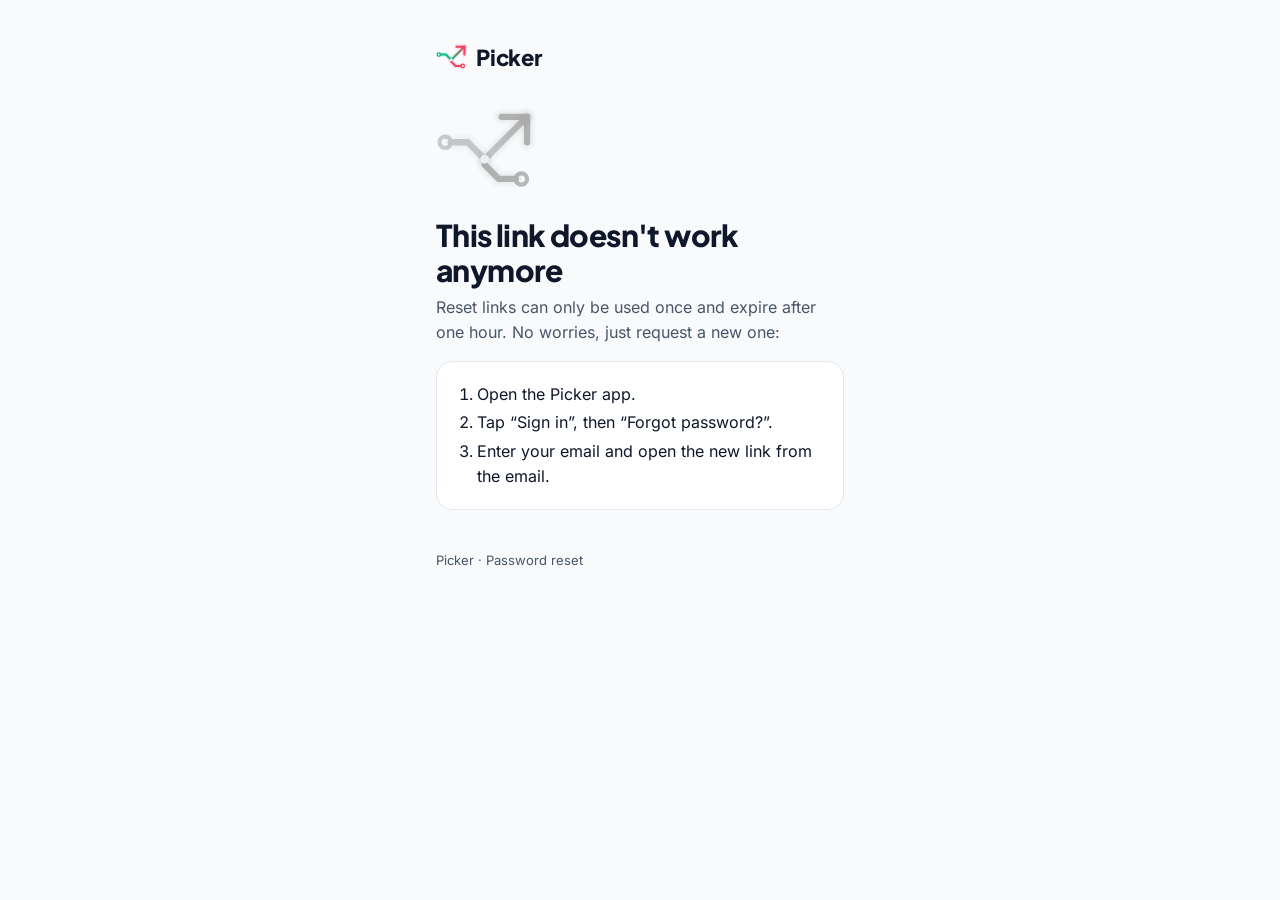
<file: reset-password/index.html>
<!doctype html>
<html lang="en">
<head>
  <meta charset="utf-8">
  <meta name="viewport" content="width=device-width, initial-scale=1, viewport-fit=cover">
  <!-- The URL carries a one-time token: never leak it to other origins. -->
  <meta name="referrer" content="no-referrer">
  <meta name="robots" content="noindex, nofollow">
  <meta http-equiv="Content-Security-Policy"
        content="default-src 'none'; script-src 'self'; style-src 'self'; font-src 'self'; img-src 'self' data:; connect-src https://glebczptvyoojznohtsc.supabase.co; base-uri 'none'; form-action 'none'">
  <meta name="theme-color" content="#0f172a">
  <title>Picker · Reset password</title>
  <link rel="icon" href="../favicon.svg" type="image/svg+xml">
  <link rel="stylesheet" href="../assets/picker.css">
</head>
<body>
<main>
  <div class="brand" aria-hidden="true">
    <svg class="mark" viewBox="0 0 68 68"><defs><linearGradient id="pk-s" gradientUnits="userSpaceOnUse" x1="34.5" y1="40.5" x2="64.5" y2="10.5"><stop offset="0" stop-color="#10B981"/><stop offset="1" stop-color="#F43F5E"/></linearGradient></defs><g class="glow"><path d="M10.5 28.5 L22.5 28.5 L34.5 40.5" stroke="#10B981" fill="none" stroke-width="12" stroke-opacity="0.07" stroke-linecap="round" stroke-linejoin="round"/><path d="M56.5 54.5 L44.5 54.5 L34.5 44.5 L34.5 40.5" stroke="#F43F5E" fill="none" stroke-width="12" stroke-opacity="0.07" stroke-linecap="round" stroke-linejoin="round"/><path d="M34.5 40.5 L64.5 10.5" stroke="url(#pk-s)" fill="none" stroke-width="12" stroke-opacity="0.07" stroke-linecap="round" stroke-linejoin="round"/><path d="M46.5 10.5 L64.5 10.5 L64.5 28.5" stroke="#F43F5E" fill="none" stroke-width="12" stroke-opacity="0.07" stroke-linecap="round" stroke-linejoin="round"/><path d="M10.5 28.5 L22.5 28.5 L34.5 40.5" stroke="#10B981" fill="none" stroke-width="8" stroke-opacity="0.12" stroke-linecap="round" stroke-linejoin="round"/><path d="M56.5 54.5 L44.5 54.5 L34.5 44.5 L34.5 40.5" stroke="#F43F5E" fill="none" stroke-width="8" stroke-opacity="0.12" stroke-linecap="round" stroke-linejoin="round"/><path d="M34.5 40.5 L64.5 10.5" stroke="url(#pk-s)" fill="none" stroke-width="8" stroke-opacity="0.12" stroke-linecap="round" stroke-linejoin="round"/><path d="M46.5 10.5 L64.5 10.5 L64.5 28.5" stroke="#F43F5E" fill="none" stroke-width="8" stroke-opacity="0.12" stroke-linecap="round" stroke-linejoin="round"/></g><g class="trace"><path d="M10.5 28.5 L22.5 28.5 L34.5 40.5" stroke="#10B981" fill="none" stroke-width="4.5" stroke-linecap="round" stroke-linejoin="round"/><path d="M56.5 54.5 L44.5 54.5 L34.5 44.5 L34.5 40.5" stroke="#F43F5E" fill="none" stroke-width="4.5" stroke-linecap="round" stroke-linejoin="round"/><path d="M34.5 40.5 L64.5 10.5" stroke="url(#pk-s)" fill="none" stroke-width="4.5" stroke-linecap="round" stroke-linejoin="round"/><path d="M46.5 10.5 L64.5 10.5 L64.5 28.5" stroke="#F43F5E" fill="none" stroke-width="4.5" stroke-linecap="round" stroke-linejoin="round"/><circle cx="6.5" cy="28.5" r="4" fill="none" stroke="#10B981" stroke-width="3"/><circle cx="60.5" cy="54.5" r="4" fill="none" stroke="#F43F5E" stroke-width="3"/><circle cx="34.5" cy="40.5" r="3.2" fill="#FFFFFF"/></g></svg>
    Picker
  </div>

  <svg class="mark mark-lg" viewBox="0 0 68 68" id="mark" data-state="idle" role="img" aria-hidden="true"><defs><linearGradient id="pk-l" gradientUnits="userSpaceOnUse" x1="34.5" y1="40.5" x2="64.5" y2="10.5"><stop offset="0" stop-color="#10B981"/><stop offset="1" stop-color="#F43F5E"/></linearGradient></defs><g class="glow"><path d="M10.5 28.5 L22.5 28.5 L34.5 40.5" stroke="#10B981" fill="none" stroke-width="12" stroke-opacity="0.07" stroke-linecap="round" stroke-linejoin="round"/><path d="M56.5 54.5 L44.5 54.5 L34.5 44.5 L34.5 40.5" stroke="#F43F5E" fill="none" stroke-width="12" stroke-opacity="0.07" stroke-linecap="round" stroke-linejoin="round"/><path d="M34.5 40.5 L64.5 10.5" stroke="url(#pk-l)" fill="none" stroke-width="12" stroke-opacity="0.07" stroke-linecap="round" stroke-linejoin="round"/><path d="M46.5 10.5 L64.5 10.5 L64.5 28.5" stroke="#F43F5E" fill="none" stroke-width="12" stroke-opacity="0.07" stroke-linecap="round" stroke-linejoin="round"/><path d="M10.5 28.5 L22.5 28.5 L34.5 40.5" stroke="#10B981" fill="none" stroke-width="8" stroke-opacity="0.12" stroke-linecap="round" stroke-linejoin="round"/><path d="M56.5 54.5 L44.5 54.5 L34.5 44.5 L34.5 40.5" stroke="#F43F5E" fill="none" stroke-width="8" stroke-opacity="0.12" stroke-linecap="round" stroke-linejoin="round"/><path d="M34.5 40.5 L64.5 10.5" stroke="url(#pk-l)" fill="none" stroke-width="8" stroke-opacity="0.12" stroke-linecap="round" stroke-linejoin="round"/><path d="M46.5 10.5 L64.5 10.5 L64.5 28.5" stroke="#F43F5E" fill="none" stroke-width="8" stroke-opacity="0.12" stroke-linecap="round" stroke-linejoin="round"/></g><g class="trace"><path d="M10.5 28.5 L22.5 28.5 L34.5 40.5" stroke="#10B981" fill="none" stroke-width="4.5" stroke-linecap="round" stroke-linejoin="round"/><path d="M56.5 54.5 L44.5 54.5 L34.5 44.5 L34.5 40.5" stroke="#F43F5E" fill="none" stroke-width="4.5" stroke-linecap="round" stroke-linejoin="round"/><path d="M34.5 40.5 L64.5 10.5" stroke="url(#pk-l)" fill="none" stroke-width="4.5" stroke-linecap="round" stroke-linejoin="round"/><path d="M46.5 10.5 L64.5 10.5 L64.5 28.5" stroke="#F43F5E" fill="none" stroke-width="4.5" stroke-linecap="round" stroke-linejoin="round"/><circle cx="6.5" cy="28.5" r="4" fill="none" stroke="#10B981" stroke-width="3"/><circle cx="60.5" cy="54.5" r="4" fill="none" stroke="#F43F5E" stroke-width="3"/><circle cx="34.5" cy="40.5" r="3.2" fill="#FFFFFF"/></g><g class="check"><circle cx="12" cy="56" r="10" fill="#10B981"/><path d="M7.5 56.3 L10.8 59.6 L16.8 52.8" fill="none" stroke="#0F172A" stroke-width="2.8" stroke-linecap="round" stroke-linejoin="round"/></g></svg>

  <!-- 1. Form -->
  <section id="view-form" hidden>
    <h1 data-i18n="formTitle">Set a new password</h1>
    <p data-i18n="formBody">Pick something you'll remember this time.</p>
    <form id="form" novalidate>
      <div class="field" id="field-password">
        <label for="password" data-i18n="newPassword">New password</label>
        <div class="input-wrap">
          <input id="password" type="password" autocomplete="new-password" minlength="8" required aria-describedby="password-hint">
          <button type="button" class="toggle" data-target="password" data-i18n-label="showPassword" aria-label="Show password" aria-pressed="false"></button>
        </div>
        <div class="hint" id="password-hint" data-i18n="minLength">At least 8 characters, with letters and numbers</div>
      </div>
      <div class="field" id="field-confirm">
        <label for="confirm" data-i18n="repeatPassword">Repeat new password</label>
        <div class="input-wrap">
          <input id="confirm" type="password" autocomplete="new-password" required aria-describedby="confirm-hint">
          <button type="button" class="toggle" data-target="confirm" data-i18n-label="showPassword" aria-label="Show password" aria-pressed="false"></button>
        </div>
        <div class="hint" id="confirm-hint" hidden></div>
      </div>
      <div class="alert" id="form-error" role="alert" hidden></div>
      <button class="button" id="submit" type="submit">
        <span class="spinner" hidden></span><span data-i18n="save">Save new password</span>
      </button>
    </form>
  </section>

  <!-- 2. Success -->
  <section id="view-done" hidden>
    <h1 data-i18n="doneTitle">Password changed!</h1>
    <p data-i18n="doneBody">You can now log in to the app with your new password.</p>
    <p data-i18n="doneClose">You can close this page.</p>
  </section>

  <!-- 3. Link expired, already used or broken -->
  <section id="view-invalid" hidden>
    <h1 data-i18n="invalidTitle">This link doesn't work anymore</h1>
    <p data-i18n="invalidBody">Reset links can only be used once and expire after one hour. No worries, just request a new one:</p>
    <ol class="steps">
      <li data-i18n="step1">Open the Picker app.</li>
      <li data-i18n="step2">Tap “Sign in”, then “Forgot password?”.</li>
      <li data-i18n="step3">Enter your email and open the new link from the email.</li>
    </ol>
  </section>

  <noscript><p>Please enable JavaScript to reset your password. / Bitte aktiviere JavaScript, um dein Passwort zurückzusetzen.</p></noscript>
  <p class="footer" data-i18n="footer">Picker · Password reset</p>
</main>
<script src="reset.js"></script>
</body>
</html>
</file>
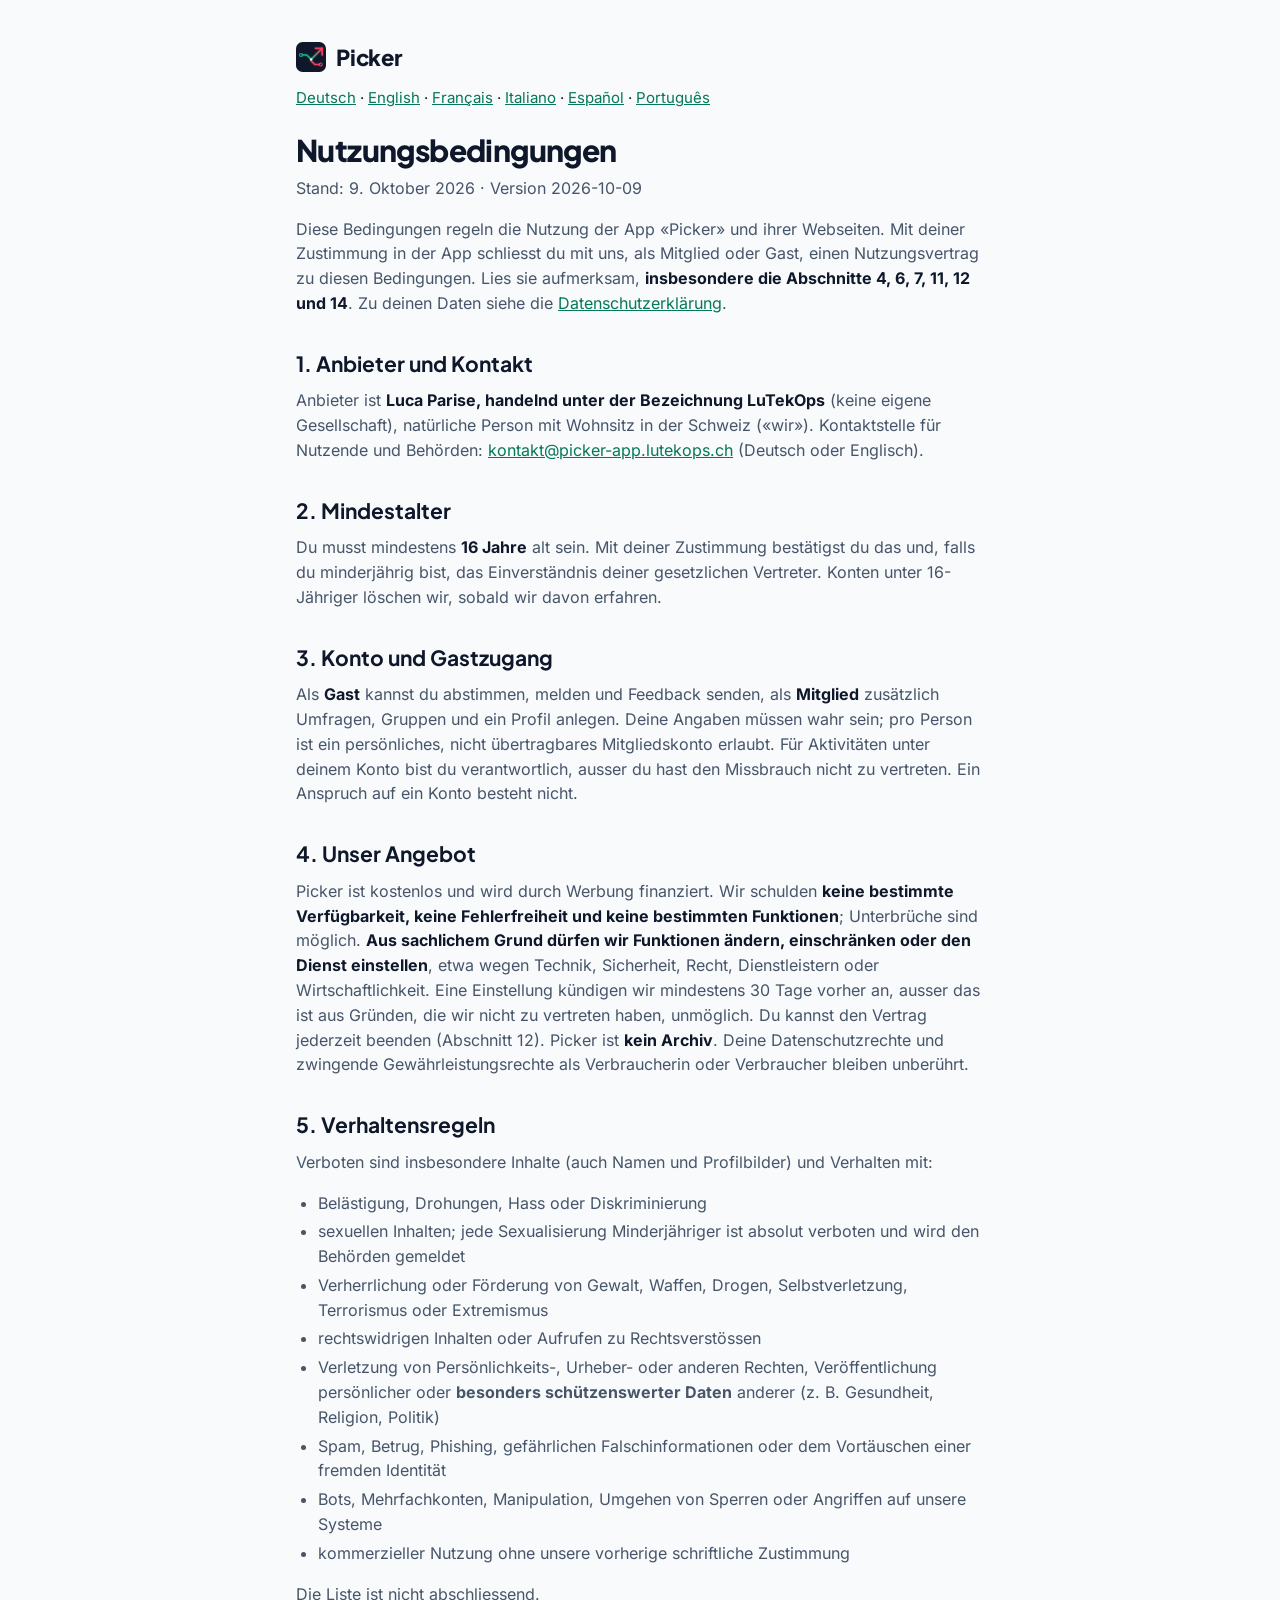
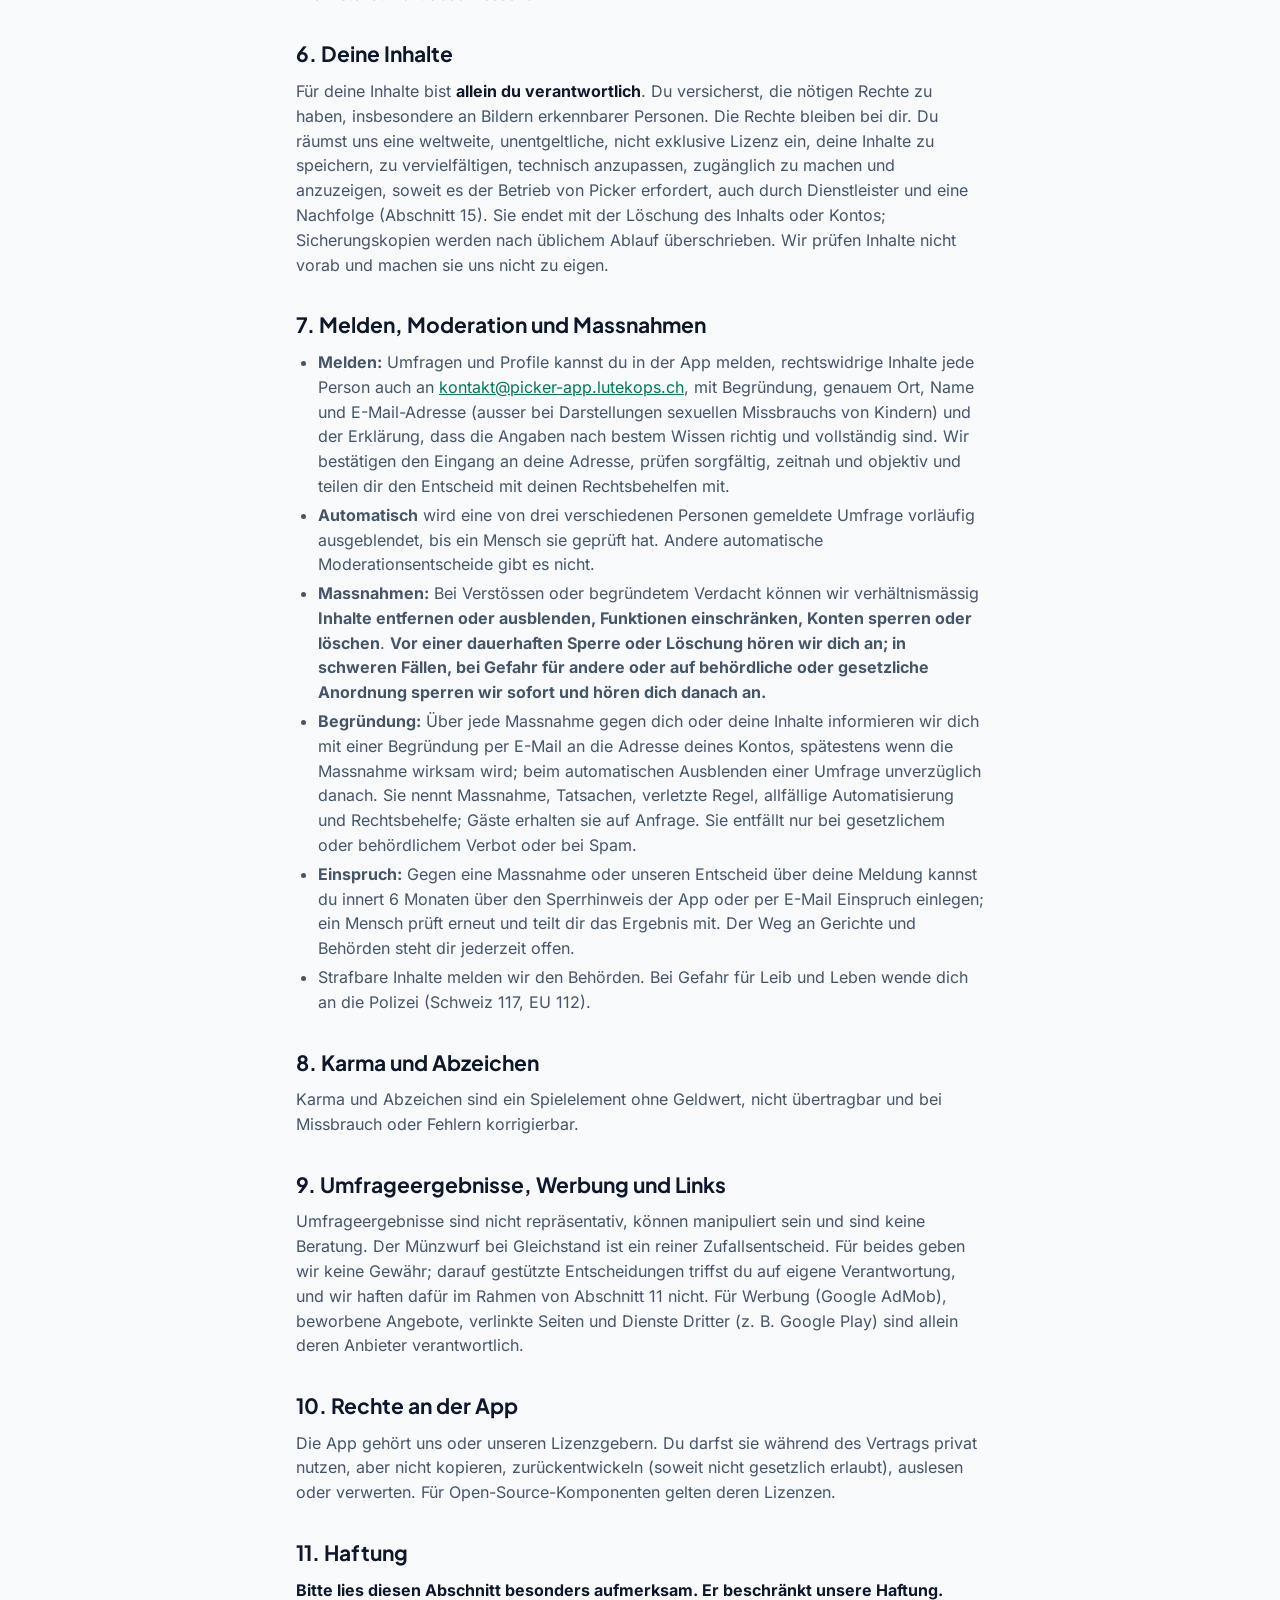
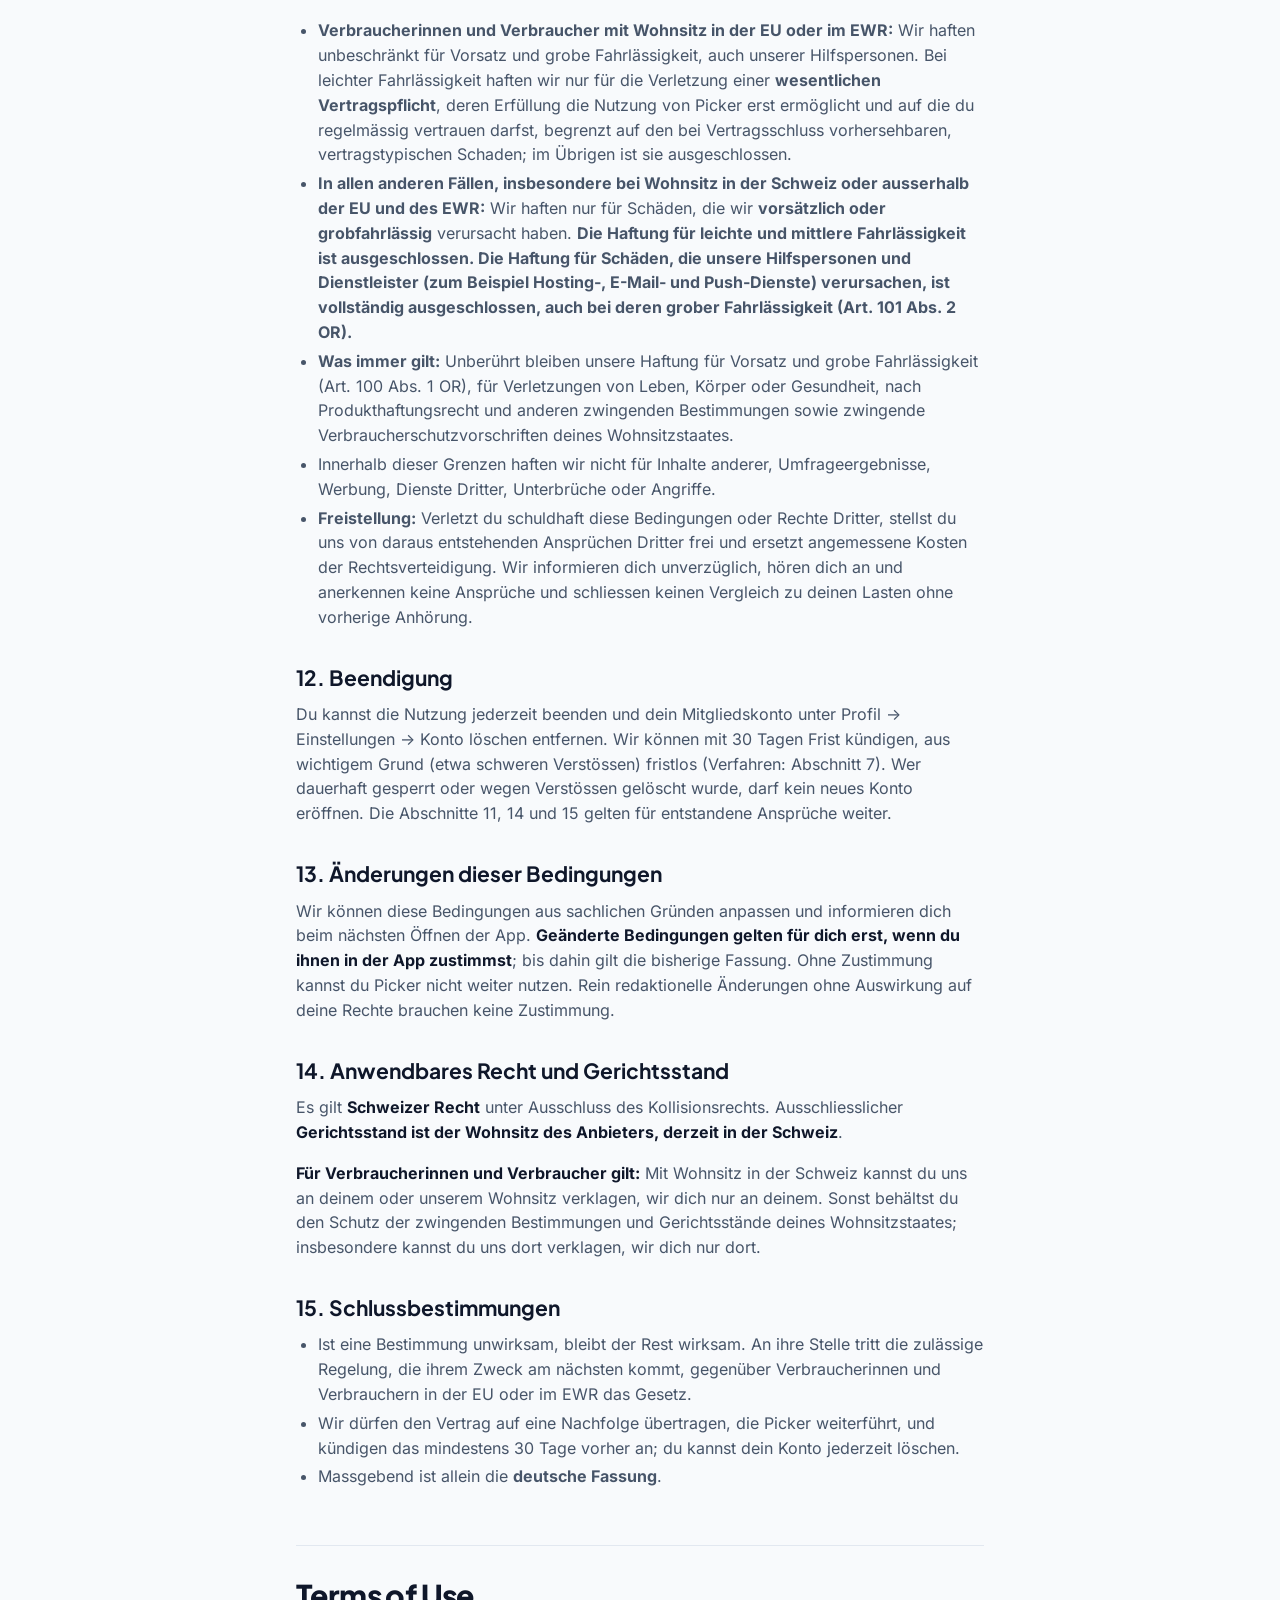
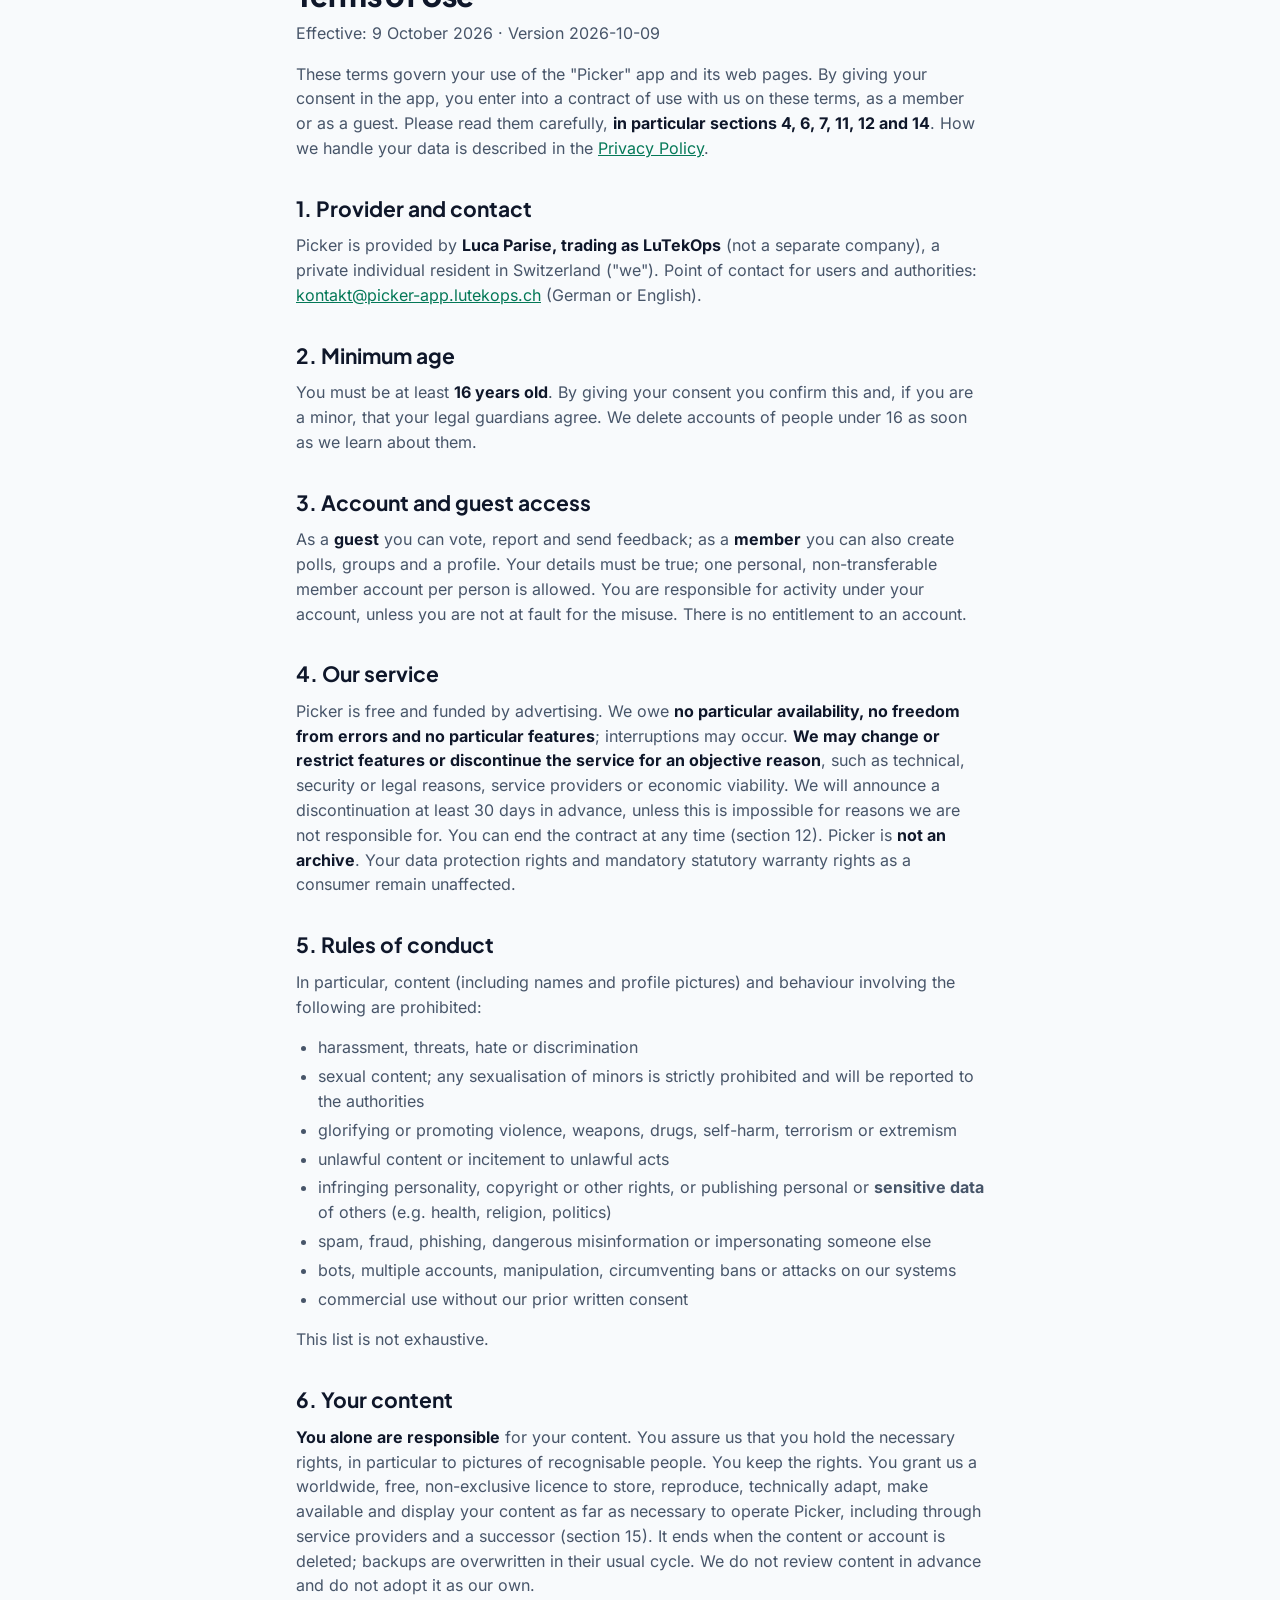
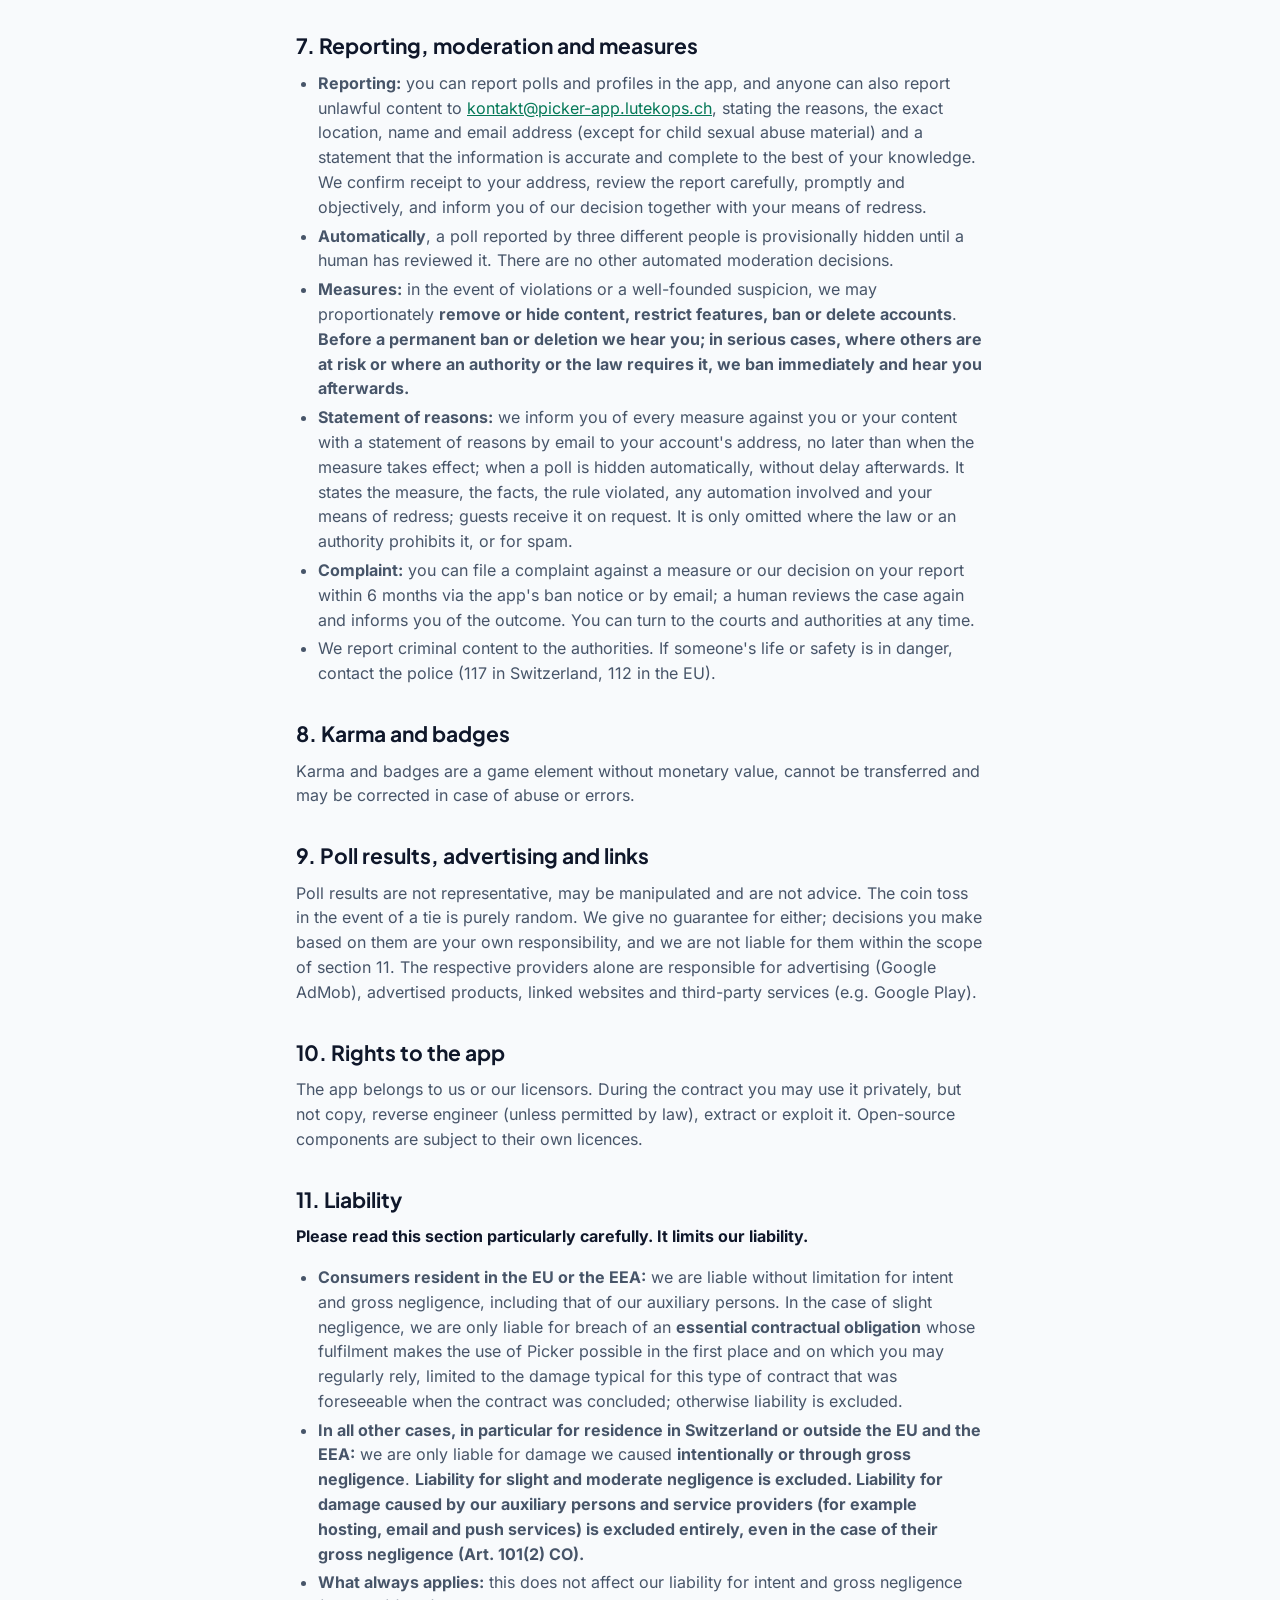
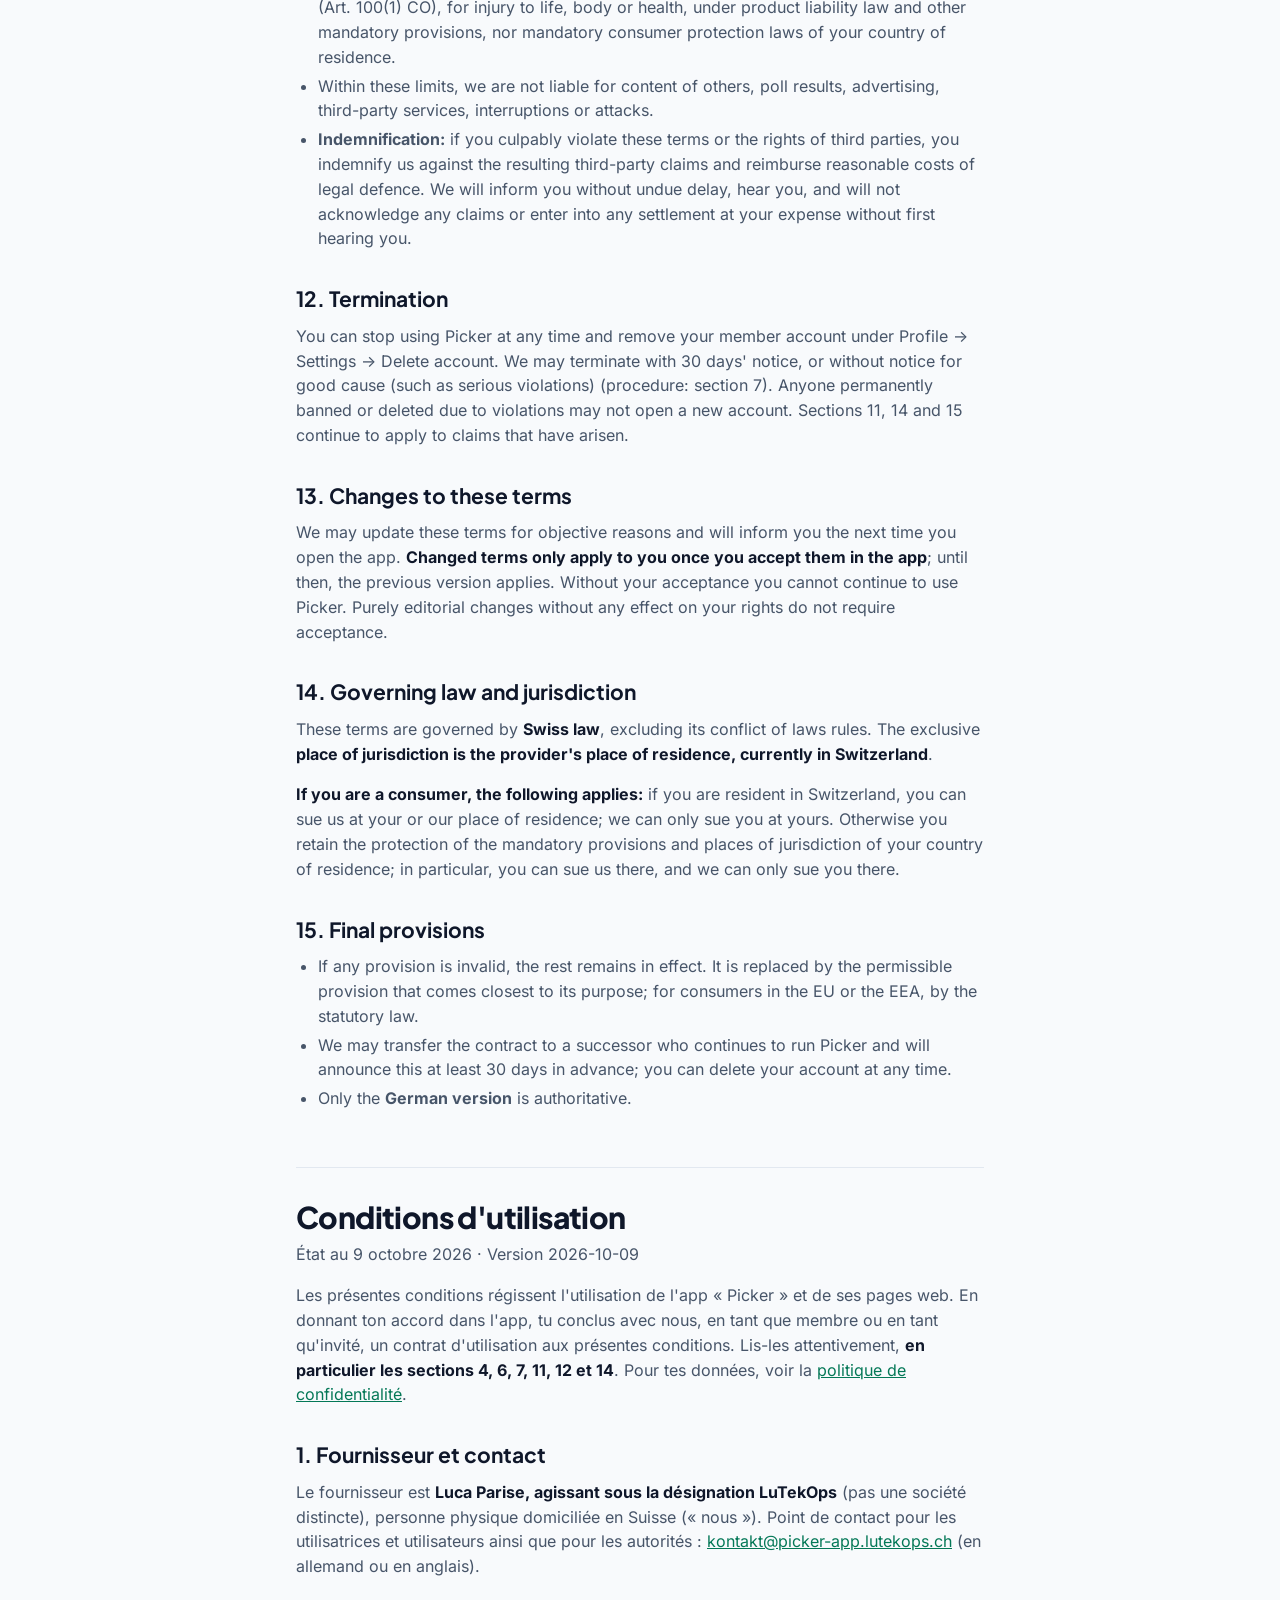
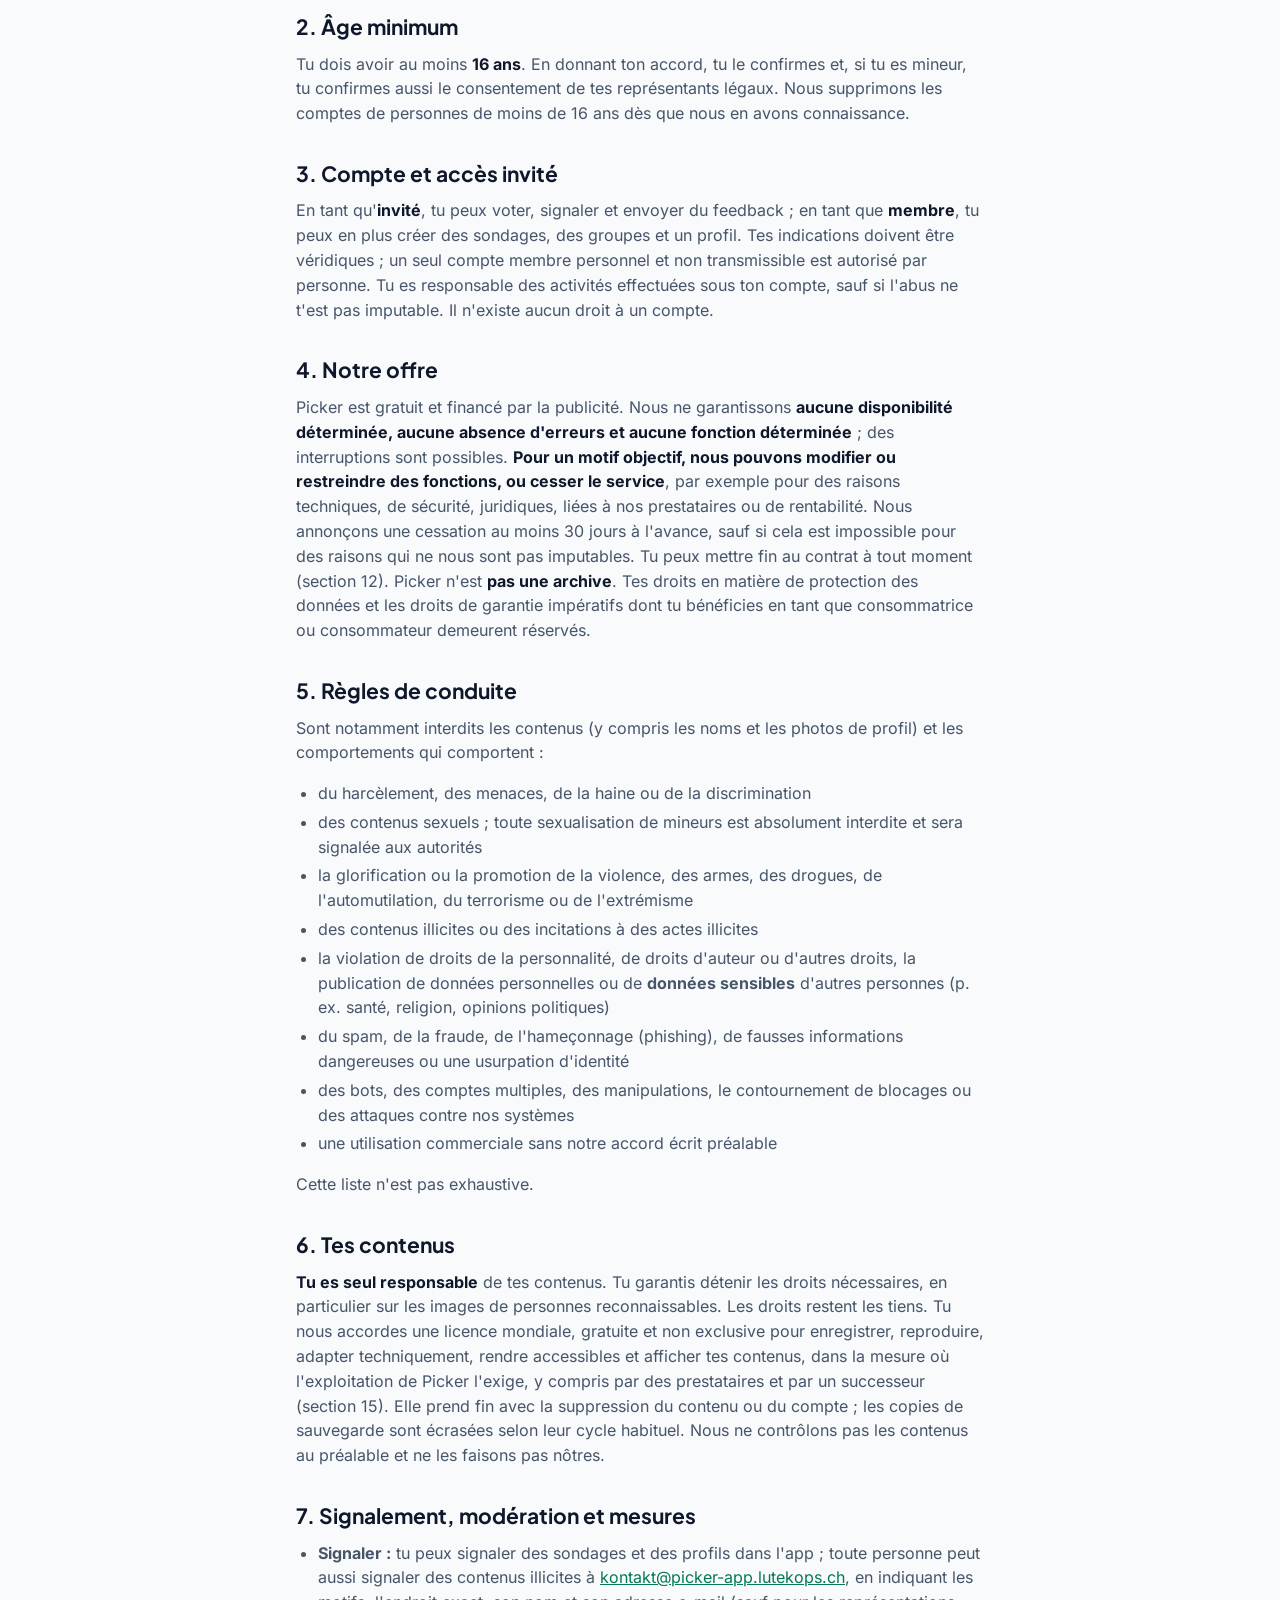
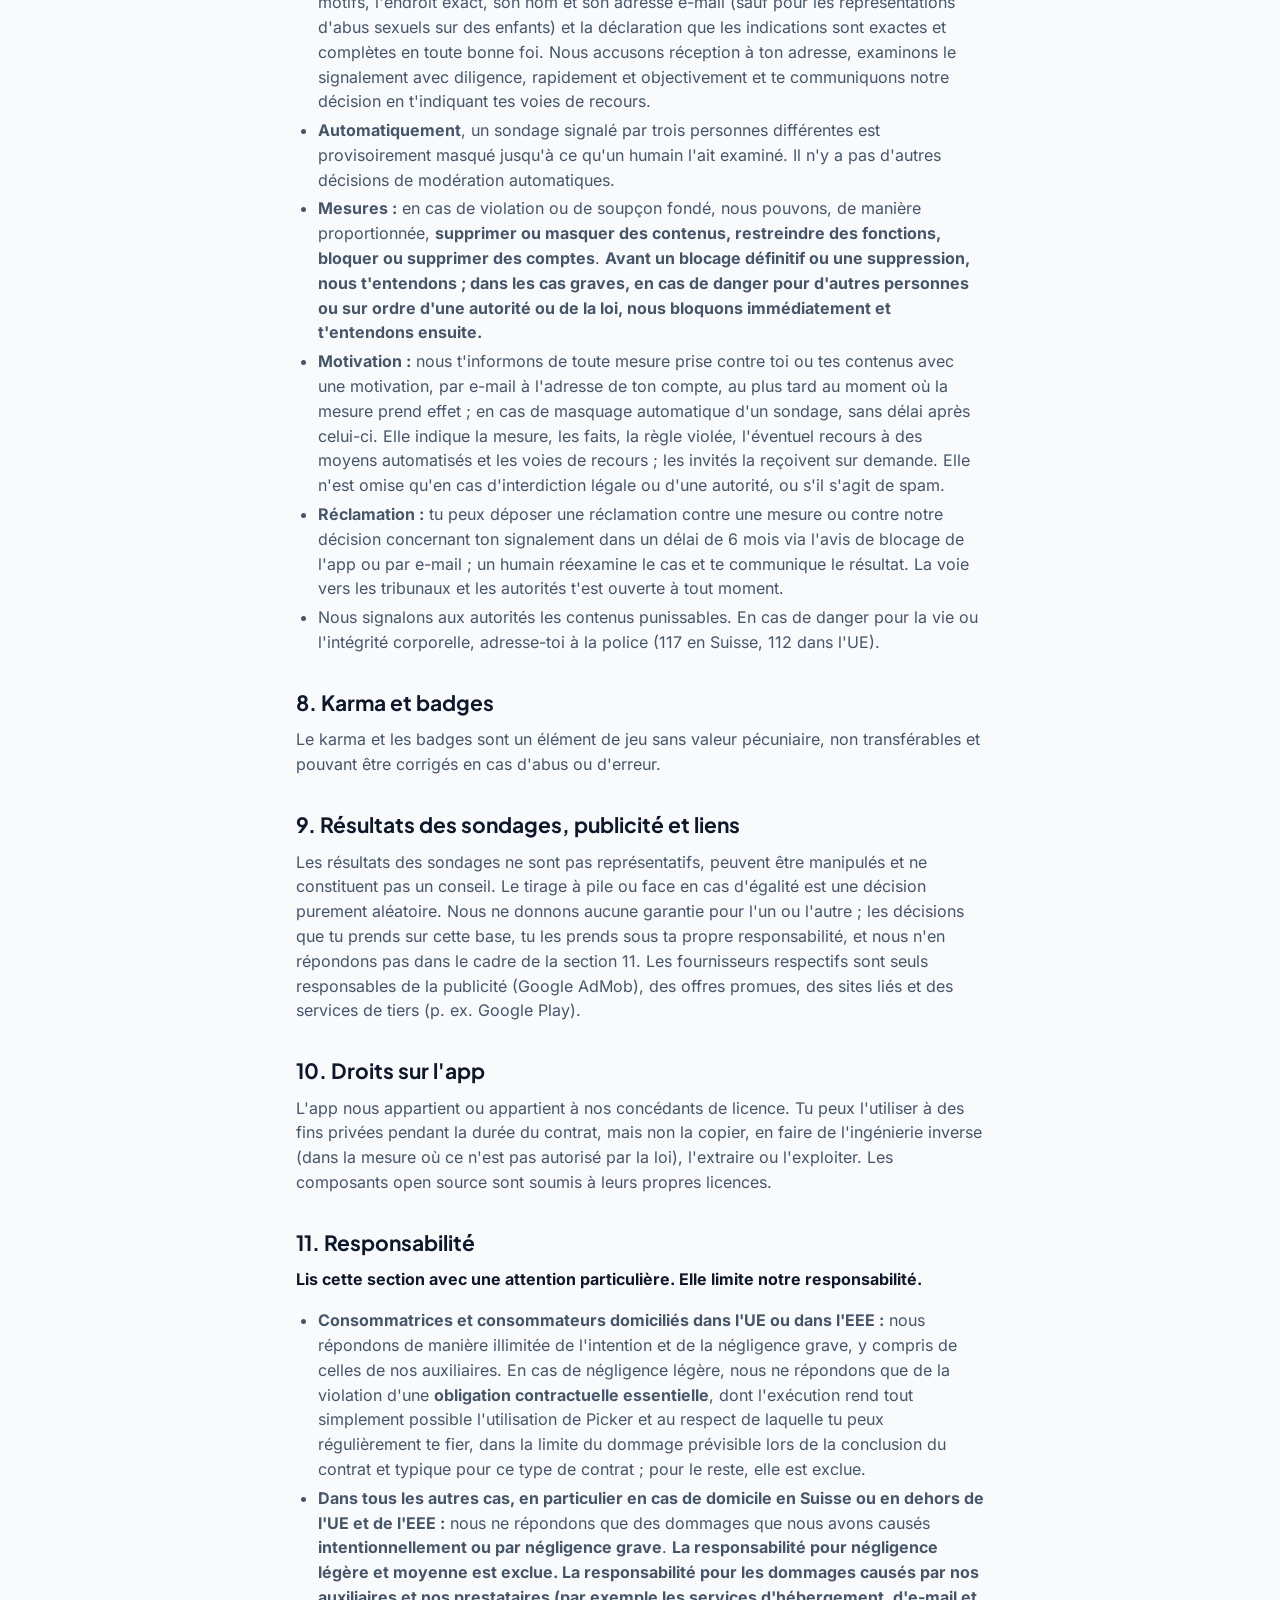
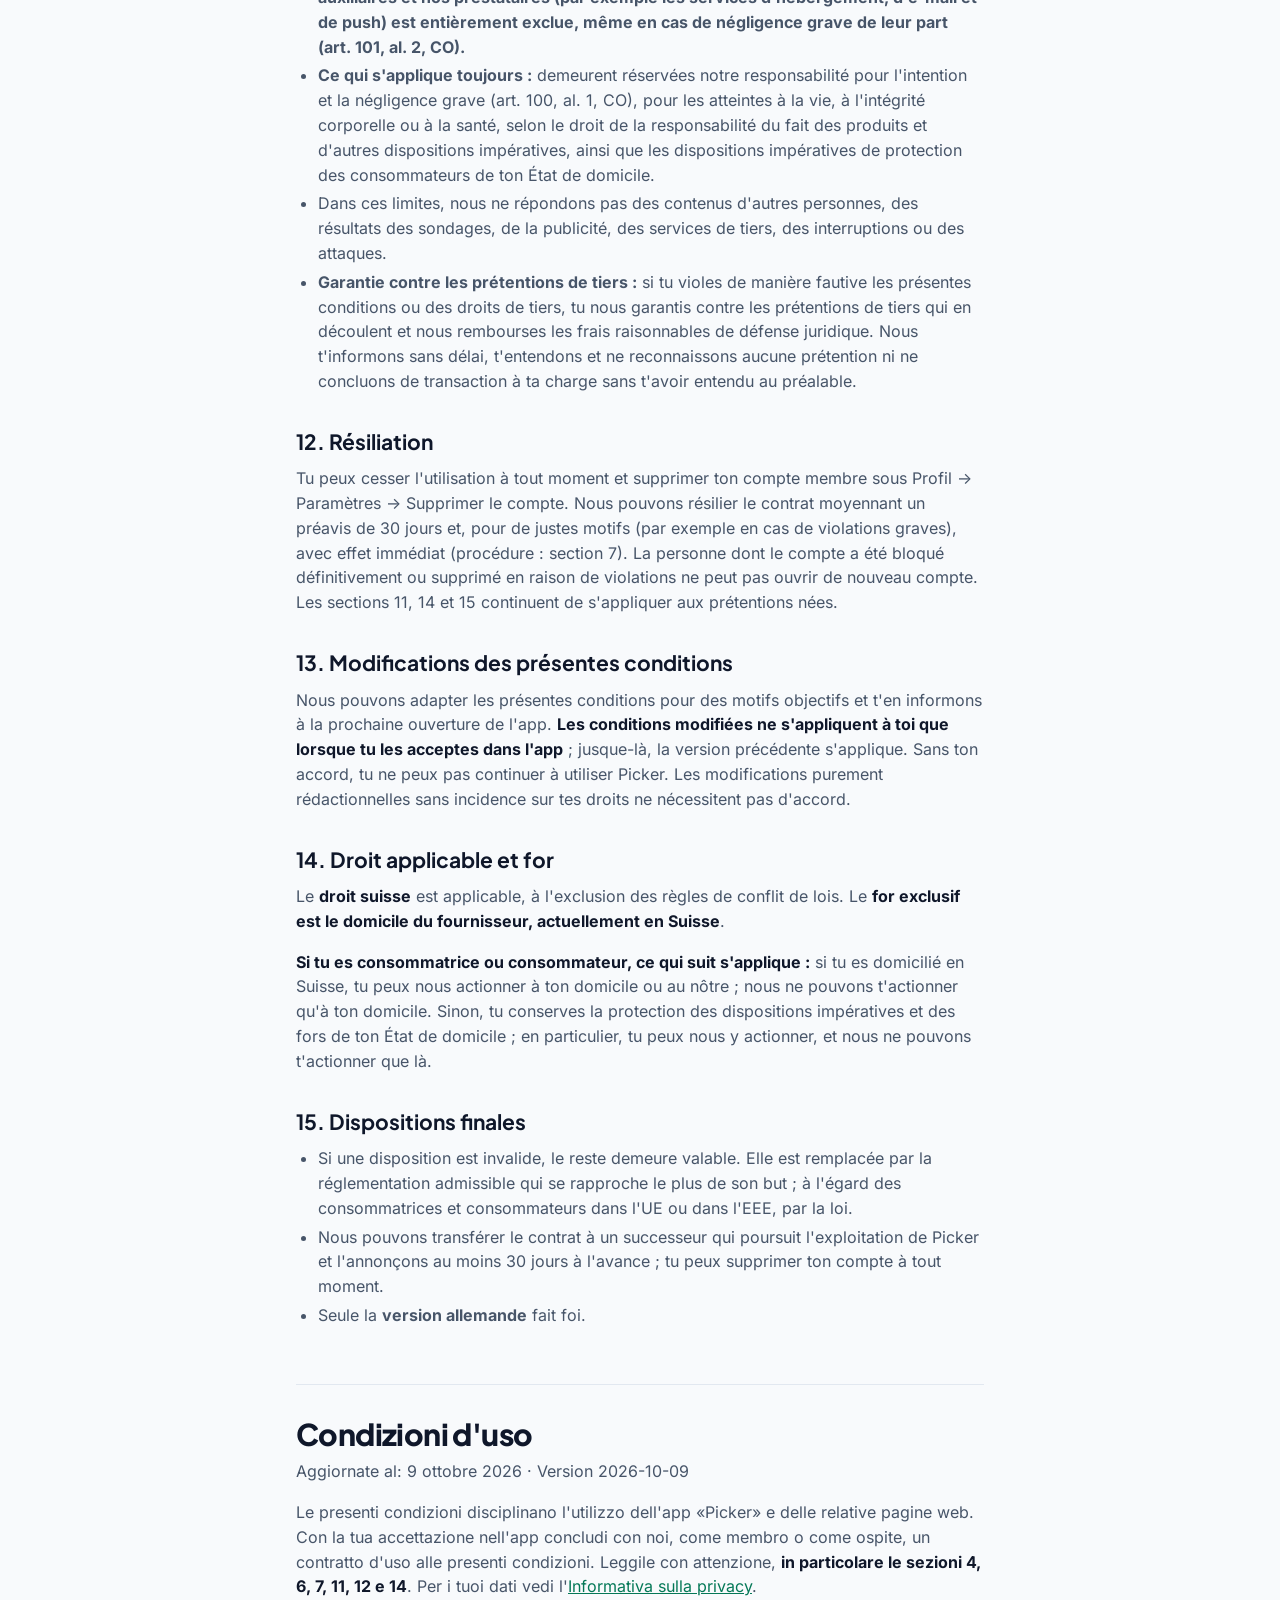
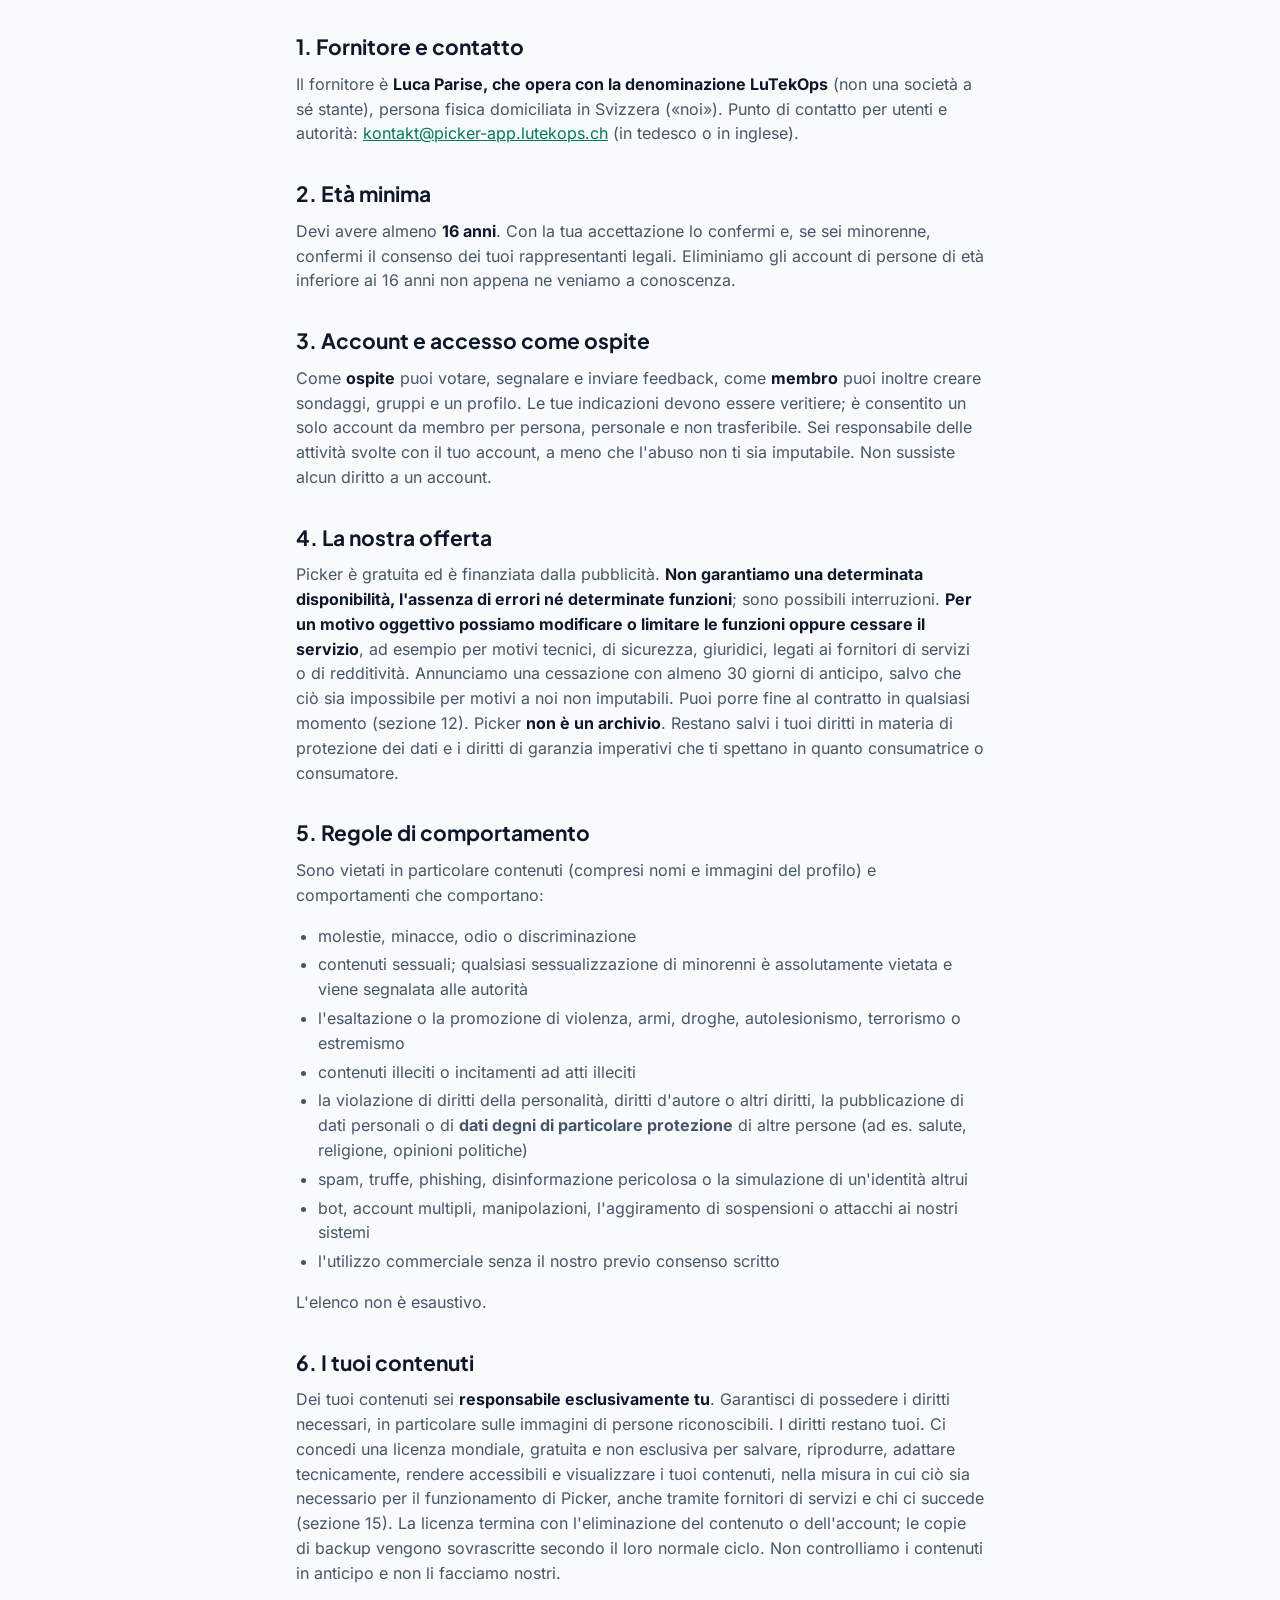
<file: terms/index.html>
<!doctype html>
<!-- GENERATED by scripts/generate_legal_web.py from app/src/main/assets/legal/terms-*.md. Do not edit. -->
<html lang="de">
<head>
  <meta charset="utf-8">
  <meta name="viewport" content="width=device-width, initial-scale=1">
  <meta name="referrer" content="no-referrer">
  <meta name="robots" content="noindex, nofollow">
  <meta http-equiv="Content-Security-Policy" content="default-src 'none'; style-src 'self'; font-src 'self'; img-src 'self'; base-uri 'none'">
  <meta name="theme-color" content="#0f172a">
  <title>Picker · Nutzungsbedingungen / Terms of Use</title>
  <link rel="icon" href="../favicon.svg" type="image/svg+xml">
  <link rel="stylesheet" href="../assets/picker.css">
</head>
<body>
<main class="legal">
  <a class="brand" href="../"><img class="mark" src="../favicon.svg" alt=""> Picker</a>
  <nav class="lang-switch"><a href="#de" lang="de">Deutsch</a> · <a href="#en" lang="en">English</a> · <a href="#fr" lang="fr">Français</a> · <a href="#it" lang="it">Italiano</a> · <a href="#es" lang="es">Español</a> · <a href="#pt" lang="pt">Português</a></nav>
<article id="de" lang="de">
<h1>Nutzungsbedingungen</h1>
<p>Stand: 9. Oktober 2026 · Version 2026-10-09</p>
<p>Diese Bedingungen regeln die Nutzung der App «Picker» und ihrer Webseiten. Mit deiner Zustimmung in der App schliesst du mit uns, als Mitglied oder Gast, einen Nutzungsvertrag zu diesen Bedingungen. Lies sie aufmerksam, <strong>insbesondere die Abschnitte 4, 6, 7, 11, 12 und 14</strong>. Zu deinen Daten siehe die <a href="../privacy/">Datenschutzerklärung</a>.</p>
<h2 id="de-anbieter">1. Anbieter und Kontakt</h2>
<p>Anbieter ist <strong>Luca Parise, handelnd unter der Bezeichnung LuTekOps</strong> (keine eigene Gesellschaft), natürliche Person mit Wohnsitz in der Schweiz («wir»). Kontaktstelle für Nutzende und Behörden: <a href="mailto:kontakt@picker-app.lutekops.ch">kontakt@picker-app.lutekops.ch</a> (Deutsch oder Englisch).</p>
<h2 id="de-mindestalter">2. Mindestalter</h2>
<p>Du musst mindestens <strong>16 Jahre</strong> alt sein. Mit deiner Zustimmung bestätigst du das und, falls du minderjährig bist, das Einverständnis deiner gesetzlichen Vertreter. Konten unter 16-Jähriger löschen wir, sobald wir davon erfahren.</p>
<h2 id="de-konto">3. Konto und Gastzugang</h2>
<p>Als <strong>Gast</strong> kannst du abstimmen, melden und Feedback senden, als <strong>Mitglied</strong> zusätzlich Umfragen, Gruppen und ein Profil anlegen. Deine Angaben müssen wahr sein; pro Person ist ein persönliches, nicht übertragbares Mitgliedskonto erlaubt. Für Aktivitäten unter deinem Konto bist du verantwortlich, ausser du hast den Missbrauch nicht zu vertreten. Ein Anspruch auf ein Konto besteht nicht.</p>
<h2 id="de-angebot">4. Unser Angebot</h2>
<p>Picker ist kostenlos und wird durch Werbung finanziert. Wir schulden <strong>keine bestimmte Verfügbarkeit, keine Fehlerfreiheit und keine bestimmten Funktionen</strong>; Unterbrüche sind möglich. <strong>Aus sachlichem Grund dürfen wir Funktionen ändern, einschränken oder den Dienst einstellen</strong>, etwa wegen Technik, Sicherheit, Recht, Dienstleistern oder Wirtschaftlichkeit. Eine Einstellung kündigen wir mindestens 30 Tage vorher an, ausser das ist aus Gründen, die wir nicht zu vertreten haben, unmöglich. Du kannst den Vertrag jederzeit beenden (Abschnitt 12). Picker ist <strong>kein Archiv</strong>. Deine Datenschutzrechte und zwingende Gewährleistungsrechte als Verbraucherin oder Verbraucher bleiben unberührt.</p>
<h2 id="de-regeln">5. Verhaltensregeln</h2>
<p>Verboten sind insbesondere Inhalte (auch Namen und Profilbilder) und Verhalten mit:</p>
<ul>
  <li>Belästigung, Drohungen, Hass oder Diskriminierung</li>
  <li>sexuellen Inhalten; jede Sexualisierung Minderjähriger ist absolut verboten und wird den Behörden gemeldet</li>
  <li>Verherrlichung oder Förderung von Gewalt, Waffen, Drogen, Selbstverletzung, Terrorismus oder Extremismus</li>
  <li>rechtswidrigen Inhalten oder Aufrufen zu Rechtsverstössen</li>
  <li>Verletzung von Persönlichkeits-, Urheber- oder anderen Rechten, Veröffentlichung persönlicher oder <strong>besonders schützenswerter Daten</strong> anderer (z. B. Gesundheit, Religion, Politik)</li>
  <li>Spam, Betrug, Phishing, gefährlichen Falschinformationen oder dem Vortäuschen einer fremden Identität</li>
  <li>Bots, Mehrfachkonten, Manipulation, Umgehen von Sperren oder Angriffen auf unsere Systeme</li>
  <li>kommerzieller Nutzung ohne unsere vorherige schriftliche Zustimmung</li>
</ul>
<p>Die Liste ist nicht abschliessend.</p>
<h2 id="de-inhalte">6. Deine Inhalte</h2>
<p>Für deine Inhalte bist <strong>allein du verantwortlich</strong>. Du versicherst, die nötigen Rechte zu haben, insbesondere an Bildern erkennbarer Personen. Die Rechte bleiben bei dir. Du räumst uns eine weltweite, unentgeltliche, nicht exklusive Lizenz ein, deine Inhalte zu speichern, zu vervielfältigen, technisch anzupassen, zugänglich zu machen und anzuzeigen, soweit es der Betrieb von Picker erfordert, auch durch Dienstleister und eine Nachfolge (Abschnitt 15). Sie endet mit der Löschung des Inhalts oder Kontos; Sicherungskopien werden nach üblichem Ablauf überschrieben. Wir prüfen Inhalte nicht vorab und machen sie uns nicht zu eigen.</p>
<h2 id="de-moderation">7. Melden, Moderation und Massnahmen</h2>
<ul>
  <li><strong>Melden:</strong> Umfragen und Profile kannst du in der App melden, rechtswidrige Inhalte jede Person auch an <a href="mailto:kontakt@picker-app.lutekops.ch">kontakt@picker-app.lutekops.ch</a>, mit Begründung, genauem Ort, Name und E-Mail-Adresse (ausser bei Darstellungen sexuellen Missbrauchs von Kindern) und der Erklärung, dass die Angaben nach bestem Wissen richtig und vollständig sind. Wir bestätigen den Eingang an deine Adresse, prüfen sorgfältig, zeitnah und objektiv und teilen dir den Entscheid mit deinen Rechtsbehelfen mit.</li>
  <li><strong>Automatisch</strong> wird eine von drei verschiedenen Personen gemeldete Umfrage vorläufig ausgeblendet, bis ein Mensch sie geprüft hat. Andere automatische Moderationsentscheide gibt es nicht.</li>
  <li><strong>Massnahmen:</strong> Bei Verstössen oder begründetem Verdacht können wir verhältnismässig <strong>Inhalte entfernen oder ausblenden, Funktionen einschränken, Konten sperren oder löschen</strong>. <strong>Vor einer dauerhaften Sperre oder Löschung hören wir dich an; in schweren Fällen, bei Gefahr für andere oder auf behördliche oder gesetzliche Anordnung sperren wir sofort und hören dich danach an.</strong></li>
  <li><strong>Begründung:</strong> Über jede Massnahme gegen dich oder deine Inhalte informieren wir dich mit einer Begründung per E-Mail an die Adresse deines Kontos, spätestens wenn die Massnahme wirksam wird; beim automatischen Ausblenden einer Umfrage unverzüglich danach. Sie nennt Massnahme, Tatsachen, verletzte Regel, allfällige Automatisierung und Rechtsbehelfe; Gäste erhalten sie auf Anfrage. Sie entfällt nur bei gesetzlichem oder behördlichem Verbot oder bei Spam.</li>
  <li><strong>Einspruch:</strong> Gegen eine Massnahme oder unseren Entscheid über deine Meldung kannst du innert 6 Monaten über den Sperrhinweis der App oder per E-Mail Einspruch einlegen; ein Mensch prüft erneut und teilt dir das Ergebnis mit. Der Weg an Gerichte und Behörden steht dir jederzeit offen.</li>
  <li>Strafbare Inhalte melden wir den Behörden. Bei Gefahr für Leib und Leben wende dich an die Polizei (Schweiz 117, EU 112).</li>
</ul>
<h2 id="de-karma">8. Karma und Abzeichen</h2>
<p>Karma und Abzeichen sind ein Spielelement ohne Geldwert, nicht übertragbar und bei Missbrauch oder Fehlern korrigierbar.</p>
<h2 id="de-werbung">9. Umfrageergebnisse, Werbung und Links</h2>
<p>Umfrageergebnisse sind nicht repräsentativ, können manipuliert sein und sind keine Beratung. Der Münzwurf bei Gleichstand ist ein reiner Zufallsentscheid. Für beides geben wir keine Gewähr; darauf gestützte Entscheidungen triffst du auf eigene Verantwortung, und wir haften dafür im Rahmen von Abschnitt 11 nicht. Für Werbung (Google AdMob), beworbene Angebote, verlinkte Seiten und Dienste Dritter (z. B. Google Play) sind allein deren Anbieter verantwortlich.</p>
<h2 id="de-rechte">10. Rechte an der App</h2>
<p>Die App gehört uns oder unseren Lizenzgebern. Du darfst sie während des Vertrags privat nutzen, aber nicht kopieren, zurückentwickeln (soweit nicht gesetzlich erlaubt), auslesen oder verwerten. Für Open-Source-Komponenten gelten deren Lizenzen.</p>
<h2 id="de-haftung">11. Haftung</h2>
<p><strong>Bitte lies diesen Abschnitt besonders aufmerksam. Er beschränkt unsere Haftung.</strong></p>
<ul>
  <li><strong>Verbraucherinnen und Verbraucher mit Wohnsitz in der EU oder im EWR:</strong> Wir haften unbeschränkt für Vorsatz und grobe Fahrlässigkeit, auch unserer Hilfspersonen. Bei leichter Fahrlässigkeit haften wir nur für die Verletzung einer <strong>wesentlichen Vertragspflicht</strong>, deren Erfüllung die Nutzung von Picker erst ermöglicht und auf die du regelmässig vertrauen darfst, begrenzt auf den bei Vertragsschluss vorhersehbaren, vertragstypischen Schaden; im Übrigen ist sie ausgeschlossen.</li>
  <li><strong>In allen anderen Fällen, insbesondere bei Wohnsitz in der Schweiz oder ausserhalb der EU und des EWR:</strong> Wir haften nur für Schäden, die wir <strong>vorsätzlich oder grobfahrlässig</strong> verursacht haben. <strong>Die Haftung für leichte und mittlere Fahrlässigkeit ist ausgeschlossen. Die Haftung für Schäden, die unsere Hilfspersonen und Dienstleister (zum Beispiel Hosting-, E-Mail- und Push-Dienste) verursachen, ist vollständig ausgeschlossen, auch bei deren grober Fahrlässigkeit (Art. 101 Abs. 2 OR).</strong></li>
  <li><strong>Was immer gilt:</strong> Unberührt bleiben unsere Haftung für Vorsatz und grobe Fahrlässigkeit (Art. 100 Abs. 1 OR), für Verletzungen von Leben, Körper oder Gesundheit, nach Produkthaftungsrecht und anderen zwingenden Bestimmungen sowie zwingende Verbraucherschutzvorschriften deines Wohnsitzstaates.</li>
  <li>Innerhalb dieser Grenzen haften wir nicht für Inhalte anderer, Umfrageergebnisse, Werbung, Dienste Dritter, Unterbrüche oder Angriffe.</li>
  <li><strong>Freistellung:</strong> Verletzt du schuldhaft diese Bedingungen oder Rechte Dritter, stellst du uns von daraus entstehenden Ansprüchen Dritter frei und ersetzt angemessene Kosten der Rechtsverteidigung. Wir informieren dich unverzüglich, hören dich an und anerkennen keine Ansprüche und schliessen keinen Vergleich zu deinen Lasten ohne vorherige Anhörung.</li>
</ul>
<h2 id="de-beendigung">12. Beendigung</h2>
<p>Du kannst die Nutzung jederzeit beenden und dein Mitgliedskonto unter Profil → Einstellungen → Konto löschen entfernen. Wir können mit 30 Tagen Frist kündigen, aus wichtigem Grund (etwa schweren Verstössen) fristlos (Verfahren: Abschnitt 7). Wer dauerhaft gesperrt oder wegen Verstössen gelöscht wurde, darf kein neues Konto eröffnen. Die Abschnitte 11, 14 und 15 gelten für entstandene Ansprüche weiter.</p>
<h2 id="de-aenderungen">13. Änderungen dieser Bedingungen</h2>
<p>Wir können diese Bedingungen aus sachlichen Gründen anpassen und informieren dich beim nächsten Öffnen der App. <strong>Geänderte Bedingungen gelten für dich erst, wenn du ihnen in der App zustimmst</strong>; bis dahin gilt die bisherige Fassung. Ohne Zustimmung kannst du Picker nicht weiter nutzen. Rein redaktionelle Änderungen ohne Auswirkung auf deine Rechte brauchen keine Zustimmung.</p>
<h2 id="de-recht">14. Anwendbares Recht und Gerichtsstand</h2>
<p>Es gilt <strong>Schweizer Recht</strong> unter Ausschluss des Kollisionsrechts. Ausschliesslicher <strong>Gerichtsstand ist der Wohnsitz des Anbieters, derzeit in der Schweiz</strong>.</p>
<p><strong>Für Verbraucherinnen und Verbraucher gilt:</strong> Mit Wohnsitz in der Schweiz kannst du uns an deinem oder unserem Wohnsitz verklagen, wir dich nur an deinem. Sonst behältst du den Schutz der zwingenden Bestimmungen und Gerichtsstände deines Wohnsitzstaates; insbesondere kannst du uns dort verklagen, wir dich nur dort.</p>
<h2 id="de-schluss">15. Schlussbestimmungen</h2>
<ul>
  <li>Ist eine Bestimmung unwirksam, bleibt der Rest wirksam. An ihre Stelle tritt die zulässige Regelung, die ihrem Zweck am nächsten kommt, gegenüber Verbraucherinnen und Verbrauchern in der EU oder im EWR das Gesetz.</li>
  <li>Wir dürfen den Vertrag auf eine Nachfolge übertragen, die Picker weiterführt, und kündigen das mindestens 30 Tage vorher an; du kannst dein Konto jederzeit löschen.</li>
  <li>Massgebend ist allein die <strong>deutsche Fassung</strong>.</li>
</ul>
</article>
<article id="en" lang="en">
<h1>Terms of Use</h1>
<p>Effective: 9 October 2026 · Version 2026-10-09</p>
<p>These terms govern your use of the &quot;Picker&quot; app and its web pages. By giving your consent in the app, you enter into a contract of use with us on these terms, as a member or as a guest. Please read them carefully, <strong>in particular sections 4, 6, 7, 11, 12 and 14</strong>. How we handle your data is described in the <a href="../privacy/">Privacy Policy</a>.</p>
<h2 id="en-provider">1. Provider and contact</h2>
<p>Picker is provided by <strong>Luca Parise, trading as LuTekOps</strong> (not a separate company), a private individual resident in Switzerland (&quot;we&quot;). Point of contact for users and authorities: <a href="mailto:kontakt@picker-app.lutekops.ch">kontakt@picker-app.lutekops.ch</a> (German or English).</p>
<h2 id="en-minimum-age">2. Minimum age</h2>
<p>You must be at least <strong>16 years old</strong>. By giving your consent you confirm this and, if you are a minor, that your legal guardians agree. We delete accounts of people under 16 as soon as we learn about them.</p>
<h2 id="en-account">3. Account and guest access</h2>
<p>As a <strong>guest</strong> you can vote, report and send feedback; as a <strong>member</strong> you can also create polls, groups and a profile. Your details must be true; one personal, non-transferable member account per person is allowed. You are responsible for activity under your account, unless you are not at fault for the misuse. There is no entitlement to an account.</p>
<h2 id="en-service">4. Our service</h2>
<p>Picker is free and funded by advertising. We owe <strong>no particular availability, no freedom from errors and no particular features</strong>; interruptions may occur. <strong>We may change or restrict features or discontinue the service for an objective reason</strong>, such as technical, security or legal reasons, service providers or economic viability. We will announce a discontinuation at least 30 days in advance, unless this is impossible for reasons we are not responsible for. You can end the contract at any time (section 12). Picker is <strong>not an archive</strong>. Your data protection rights and mandatory statutory warranty rights as a consumer remain unaffected.</p>
<h2 id="en-rules">5. Rules of conduct</h2>
<p>In particular, content (including names and profile pictures) and behaviour involving the following are prohibited:</p>
<ul>
  <li>harassment, threats, hate or discrimination</li>
  <li>sexual content; any sexualisation of minors is strictly prohibited and will be reported to the authorities</li>
  <li>glorifying or promoting violence, weapons, drugs, self-harm, terrorism or extremism</li>
  <li>unlawful content or incitement to unlawful acts</li>
  <li>infringing personality, copyright or other rights, or publishing personal or <strong>sensitive data</strong> of others (e.g. health, religion, politics)</li>
  <li>spam, fraud, phishing, dangerous misinformation or impersonating someone else</li>
  <li>bots, multiple accounts, manipulation, circumventing bans or attacks on our systems</li>
  <li>commercial use without our prior written consent</li>
</ul>
<p>This list is not exhaustive.</p>
<h2 id="en-content">6. Your content</h2>
<p><strong>You alone are responsible</strong> for your content. You assure us that you hold the necessary rights, in particular to pictures of recognisable people. You keep the rights. You grant us a worldwide, free, non-exclusive licence to store, reproduce, technically adapt, make available and display your content as far as necessary to operate Picker, including through service providers and a successor (section 15). It ends when the content or account is deleted; backups are overwritten in their usual cycle. We do not review content in advance and do not adopt it as our own.</p>
<h2 id="en-moderation">7. Reporting, moderation and measures</h2>
<ul>
  <li><strong>Reporting:</strong> you can report polls and profiles in the app, and anyone can also report unlawful content to <a href="mailto:kontakt@picker-app.lutekops.ch">kontakt@picker-app.lutekops.ch</a>, stating the reasons, the exact location, name and email address (except for child sexual abuse material) and a statement that the information is accurate and complete to the best of your knowledge. We confirm receipt to your address, review the report carefully, promptly and objectively, and inform you of our decision together with your means of redress.</li>
  <li><strong>Automatically</strong>, a poll reported by three different people is provisionally hidden until a human has reviewed it. There are no other automated moderation decisions.</li>
  <li><strong>Measures:</strong> in the event of violations or a well-founded suspicion, we may proportionately <strong>remove or hide content, restrict features, ban or delete accounts</strong>. <strong>Before a permanent ban or deletion we hear you; in serious cases, where others are at risk or where an authority or the law requires it, we ban immediately and hear you afterwards.</strong></li>
  <li><strong>Statement of reasons:</strong> we inform you of every measure against you or your content with a statement of reasons by email to your account&#x27;s address, no later than when the measure takes effect; when a poll is hidden automatically, without delay afterwards. It states the measure, the facts, the rule violated, any automation involved and your means of redress; guests receive it on request. It is only omitted where the law or an authority prohibits it, or for spam.</li>
  <li><strong>Complaint:</strong> you can file a complaint against a measure or our decision on your report within 6 months via the app&#x27;s ban notice or by email; a human reviews the case again and informs you of the outcome. You can turn to the courts and authorities at any time.</li>
  <li>We report criminal content to the authorities. If someone&#x27;s life or safety is in danger, contact the police (117 in Switzerland, 112 in the EU).</li>
</ul>
<h2 id="en-karma">8. Karma and badges</h2>
<p>Karma and badges are a game element without monetary value, cannot be transferred and may be corrected in case of abuse or errors.</p>
<h2 id="en-advertising">9. Poll results, advertising and links</h2>
<p>Poll results are not representative, may be manipulated and are not advice. The coin toss in the event of a tie is purely random. We give no guarantee for either; decisions you make based on them are your own responsibility, and we are not liable for them within the scope of section 11. The respective providers alone are responsible for advertising (Google AdMob), advertised products, linked websites and third-party services (e.g. Google Play).</p>
<h2 id="en-ip">10. Rights to the app</h2>
<p>The app belongs to us or our licensors. During the contract you may use it privately, but not copy, reverse engineer (unless permitted by law), extract or exploit it. Open-source components are subject to their own licences.</p>
<h2 id="en-liability">11. Liability</h2>
<p><strong>Please read this section particularly carefully. It limits our liability.</strong></p>
<ul>
  <li><strong>Consumers resident in the EU or the EEA:</strong> we are liable without limitation for intent and gross negligence, including that of our auxiliary persons. In the case of slight negligence, we are only liable for breach of an <strong>essential contractual obligation</strong> whose fulfilment makes the use of Picker possible in the first place and on which you may regularly rely, limited to the damage typical for this type of contract that was foreseeable when the contract was concluded; otherwise liability is excluded.</li>
  <li><strong>In all other cases, in particular for residence in Switzerland or outside the EU and the EEA:</strong> we are only liable for damage we caused <strong>intentionally or through gross negligence</strong>. <strong>Liability for slight and moderate negligence is excluded. Liability for damage caused by our auxiliary persons and service providers (for example hosting, email and push services) is excluded entirely, even in the case of their gross negligence (Art. 101(2) CO).</strong></li>
  <li><strong>What always applies:</strong> this does not affect our liability for intent and gross negligence (Art. 100(1) CO), for injury to life, body or health, under product liability law and other mandatory provisions, nor mandatory consumer protection laws of your country of residence.</li>
  <li>Within these limits, we are not liable for content of others, poll results, advertising, third-party services, interruptions or attacks.</li>
  <li><strong>Indemnification:</strong> if you culpably violate these terms or the rights of third parties, you indemnify us against the resulting third-party claims and reimburse reasonable costs of legal defence. We will inform you without undue delay, hear you, and will not acknowledge any claims or enter into any settlement at your expense without first hearing you.</li>
</ul>
<h2 id="en-termination">12. Termination</h2>
<p>You can stop using Picker at any time and remove your member account under Profile → Settings → Delete account. We may terminate with 30 days&#x27; notice, or without notice for good cause (such as serious violations) (procedure: section 7). Anyone permanently banned or deleted due to violations may not open a new account. Sections 11, 14 and 15 continue to apply to claims that have arisen.</p>
<h2 id="en-changes">13. Changes to these terms</h2>
<p>We may update these terms for objective reasons and will inform you the next time you open the app. <strong>Changed terms only apply to you once you accept them in the app</strong>; until then, the previous version applies. Without your acceptance you cannot continue to use Picker. Purely editorial changes without any effect on your rights do not require acceptance.</p>
<h2 id="en-law">14. Governing law and jurisdiction</h2>
<p>These terms are governed by <strong>Swiss law</strong>, excluding its conflict of laws rules. The exclusive <strong>place of jurisdiction is the provider&#x27;s place of residence, currently in Switzerland</strong>.</p>
<p><strong>If you are a consumer, the following applies:</strong> if you are resident in Switzerland, you can sue us at your or our place of residence; we can only sue you at yours. Otherwise you retain the protection of the mandatory provisions and places of jurisdiction of your country of residence; in particular, you can sue us there, and we can only sue you there.</p>
<h2 id="en-final">15. Final provisions</h2>
<ul>
  <li>If any provision is invalid, the rest remains in effect. It is replaced by the permissible provision that comes closest to its purpose; for consumers in the EU or the EEA, by the statutory law.</li>
  <li>We may transfer the contract to a successor who continues to run Picker and will announce this at least 30 days in advance; you can delete your account at any time.</li>
  <li>Only the <strong>German version</strong> is authoritative.</li>
</ul>
</article>
<article id="fr" lang="fr">
<h1>Conditions d&#x27;utilisation</h1>
<p>État au 9 octobre 2026 · Version 2026-10-09</p>
<p>Les présentes conditions régissent l&#x27;utilisation de l&#x27;app « Picker » et de ses pages web. En donnant ton accord dans l&#x27;app, tu conclus avec nous, en tant que membre ou en tant qu&#x27;invité, un contrat d&#x27;utilisation aux présentes conditions. Lis-les attentivement, <strong>en particulier les sections 4, 6, 7, 11, 12 et 14</strong>. Pour tes données, voir la <a href="../privacy/">politique de confidentialité</a>.</p>
<h2 id="fr-fournisseur">1. Fournisseur et contact</h2>
<p>Le fournisseur est <strong>Luca Parise, agissant sous la désignation LuTekOps</strong> (pas une société distincte), personne physique domiciliée en Suisse (« nous »). Point de contact pour les utilisatrices et utilisateurs ainsi que pour les autorités : <a href="mailto:kontakt@picker-app.lutekops.ch">kontakt@picker-app.lutekops.ch</a> (en allemand ou en anglais).</p>
<h2 id="fr-age-minimum">2. Âge minimum</h2>
<p>Tu dois avoir au moins <strong>16 ans</strong>. En donnant ton accord, tu le confirmes et, si tu es mineur, tu confirmes aussi le consentement de tes représentants légaux. Nous supprimons les comptes de personnes de moins de 16 ans dès que nous en avons connaissance.</p>
<h2 id="fr-compte">3. Compte et accès invité</h2>
<p>En tant qu&#x27;<strong>invité</strong>, tu peux voter, signaler et envoyer du feedback ; en tant que <strong>membre</strong>, tu peux en plus créer des sondages, des groupes et un profil. Tes indications doivent être véridiques ; un seul compte membre personnel et non transmissible est autorisé par personne. Tu es responsable des activités effectuées sous ton compte, sauf si l&#x27;abus ne t&#x27;est pas imputable. Il n&#x27;existe aucun droit à un compte.</p>
<h2 id="fr-offre">4. Notre offre</h2>
<p>Picker est gratuit et financé par la publicité. Nous ne garantissons <strong>aucune disponibilité déterminée, aucune absence d&#x27;erreurs et aucune fonction déterminée</strong> ; des interruptions sont possibles. <strong>Pour un motif objectif, nous pouvons modifier ou restreindre des fonctions, ou cesser le service</strong>, par exemple pour des raisons techniques, de sécurité, juridiques, liées à nos prestataires ou de rentabilité. Nous annonçons une cessation au moins 30 jours à l&#x27;avance, sauf si cela est impossible pour des raisons qui ne nous sont pas imputables. Tu peux mettre fin au contrat à tout moment (section 12). Picker n&#x27;est <strong>pas une archive</strong>. Tes droits en matière de protection des données et les droits de garantie impératifs dont tu bénéficies en tant que consommatrice ou consommateur demeurent réservés.</p>
<h2 id="fr-regles">5. Règles de conduite</h2>
<p>Sont notamment interdits les contenus (y compris les noms et les photos de profil) et les comportements qui comportent :</p>
<ul>
  <li>du harcèlement, des menaces, de la haine ou de la discrimination</li>
  <li>des contenus sexuels ; toute sexualisation de mineurs est absolument interdite et sera signalée aux autorités</li>
  <li>la glorification ou la promotion de la violence, des armes, des drogues, de l&#x27;automutilation, du terrorisme ou de l&#x27;extrémisme</li>
  <li>des contenus illicites ou des incitations à des actes illicites</li>
  <li>la violation de droits de la personnalité, de droits d&#x27;auteur ou d&#x27;autres droits, la publication de données personnelles ou de <strong>données sensibles</strong> d&#x27;autres personnes (p. ex. santé, religion, opinions politiques)</li>
  <li>du spam, de la fraude, de l&#x27;hameçonnage (phishing), de fausses informations dangereuses ou une usurpation d&#x27;identité</li>
  <li>des bots, des comptes multiples, des manipulations, le contournement de blocages ou des attaques contre nos systèmes</li>
  <li>une utilisation commerciale sans notre accord écrit préalable</li>
</ul>
<p>Cette liste n&#x27;est pas exhaustive.</p>
<h2 id="fr-contenus">6. Tes contenus</h2>
<p><strong>Tu es seul responsable</strong> de tes contenus. Tu garantis détenir les droits nécessaires, en particulier sur les images de personnes reconnaissables. Les droits restent les tiens. Tu nous accordes une licence mondiale, gratuite et non exclusive pour enregistrer, reproduire, adapter techniquement, rendre accessibles et afficher tes contenus, dans la mesure où l&#x27;exploitation de Picker l&#x27;exige, y compris par des prestataires et par un successeur (section 15). Elle prend fin avec la suppression du contenu ou du compte ; les copies de sauvegarde sont écrasées selon leur cycle habituel. Nous ne contrôlons pas les contenus au préalable et ne les faisons pas nôtres.</p>
<h2 id="fr-moderation">7. Signalement, modération et mesures</h2>
<ul>
  <li><strong>Signaler :</strong> tu peux signaler des sondages et des profils dans l&#x27;app ; toute personne peut aussi signaler des contenus illicites à <a href="mailto:kontakt@picker-app.lutekops.ch">kontakt@picker-app.lutekops.ch</a>, en indiquant les motifs, l&#x27;endroit exact, son nom et son adresse e-mail (sauf pour les représentations d&#x27;abus sexuels sur des enfants) et la déclaration que les indications sont exactes et complètes en toute bonne foi. Nous accusons réception à ton adresse, examinons le signalement avec diligence, rapidement et objectivement et te communiquons notre décision en t&#x27;indiquant tes voies de recours.</li>
  <li><strong>Automatiquement</strong>, un sondage signalé par trois personnes différentes est provisoirement masqué jusqu&#x27;à ce qu&#x27;un humain l&#x27;ait examiné. Il n&#x27;y a pas d&#x27;autres décisions de modération automatiques.</li>
  <li><strong>Mesures :</strong> en cas de violation ou de soupçon fondé, nous pouvons, de manière proportionnée, <strong>supprimer ou masquer des contenus, restreindre des fonctions, bloquer ou supprimer des comptes</strong>. <strong>Avant un blocage définitif ou une suppression, nous t&#x27;entendons ; dans les cas graves, en cas de danger pour d&#x27;autres personnes ou sur ordre d&#x27;une autorité ou de la loi, nous bloquons immédiatement et t&#x27;entendons ensuite.</strong></li>
  <li><strong>Motivation :</strong> nous t&#x27;informons de toute mesure prise contre toi ou tes contenus avec une motivation, par e-mail à l&#x27;adresse de ton compte, au plus tard au moment où la mesure prend effet ; en cas de masquage automatique d&#x27;un sondage, sans délai après celui-ci. Elle indique la mesure, les faits, la règle violée, l&#x27;éventuel recours à des moyens automatisés et les voies de recours ; les invités la reçoivent sur demande. Elle n&#x27;est omise qu&#x27;en cas d&#x27;interdiction légale ou d&#x27;une autorité, ou s&#x27;il s&#x27;agit de spam.</li>
  <li><strong>Réclamation :</strong> tu peux déposer une réclamation contre une mesure ou contre notre décision concernant ton signalement dans un délai de 6 mois via l&#x27;avis de blocage de l&#x27;app ou par e-mail ; un humain réexamine le cas et te communique le résultat. La voie vers les tribunaux et les autorités t&#x27;est ouverte à tout moment.</li>
  <li>Nous signalons aux autorités les contenus punissables. En cas de danger pour la vie ou l&#x27;intégrité corporelle, adresse-toi à la police (117 en Suisse, 112 dans l&#x27;UE).</li>
</ul>
<h2 id="fr-karma">8. Karma et badges</h2>
<p>Le karma et les badges sont un élément de jeu sans valeur pécuniaire, non transférables et pouvant être corrigés en cas d&#x27;abus ou d&#x27;erreur.</p>
<h2 id="fr-publicite">9. Résultats des sondages, publicité et liens</h2>
<p>Les résultats des sondages ne sont pas représentatifs, peuvent être manipulés et ne constituent pas un conseil. Le tirage à pile ou face en cas d&#x27;égalité est une décision purement aléatoire. Nous ne donnons aucune garantie pour l&#x27;un ou l&#x27;autre ; les décisions que tu prends sur cette base, tu les prends sous ta propre responsabilité, et nous n&#x27;en répondons pas dans le cadre de la section 11. Les fournisseurs respectifs sont seuls responsables de la publicité (Google AdMob), des offres promues, des sites liés et des services de tiers (p. ex. Google Play).</p>
<h2 id="fr-droits-app">10. Droits sur l&#x27;app</h2>
<p>L&#x27;app nous appartient ou appartient à nos concédants de licence. Tu peux l&#x27;utiliser à des fins privées pendant la durée du contrat, mais non la copier, en faire de l&#x27;ingénierie inverse (dans la mesure où ce n&#x27;est pas autorisé par la loi), l&#x27;extraire ou l&#x27;exploiter. Les composants open source sont soumis à leurs propres licences.</p>
<h2 id="fr-responsabilite">11. Responsabilité</h2>
<p><strong>Lis cette section avec une attention particulière. Elle limite notre responsabilité.</strong></p>
<ul>
  <li><strong>Consommatrices et consommateurs domiciliés dans l&#x27;UE ou dans l&#x27;EEE :</strong> nous répondons de manière illimitée de l&#x27;intention et de la négligence grave, y compris de celles de nos auxiliaires. En cas de négligence légère, nous ne répondons que de la violation d&#x27;une <strong>obligation contractuelle essentielle</strong>, dont l&#x27;exécution rend tout simplement possible l&#x27;utilisation de Picker et au respect de laquelle tu peux régulièrement te fier, dans la limite du dommage prévisible lors de la conclusion du contrat et typique pour ce type de contrat ; pour le reste, elle est exclue.</li>
  <li><strong>Dans tous les autres cas, en particulier en cas de domicile en Suisse ou en dehors de l&#x27;UE et de l&#x27;EEE :</strong> nous ne répondons que des dommages que nous avons causés <strong>intentionnellement ou par négligence grave</strong>. <strong>La responsabilité pour négligence légère et moyenne est exclue. La responsabilité pour les dommages causés par nos auxiliaires et nos prestataires (par exemple les services d&#x27;hébergement, d&#x27;e-mail et de push) est entièrement exclue, même en cas de négligence grave de leur part (art. 101, al. 2, CO).</strong></li>
  <li><strong>Ce qui s&#x27;applique toujours :</strong> demeurent réservées notre responsabilité pour l&#x27;intention et la négligence grave (art. 100, al. 1, CO), pour les atteintes à la vie, à l&#x27;intégrité corporelle ou à la santé, selon le droit de la responsabilité du fait des produits et d&#x27;autres dispositions impératives, ainsi que les dispositions impératives de protection des consommateurs de ton État de domicile.</li>
  <li>Dans ces limites, nous ne répondons pas des contenus d&#x27;autres personnes, des résultats des sondages, de la publicité, des services de tiers, des interruptions ou des attaques.</li>
  <li><strong>Garantie contre les prétentions de tiers :</strong> si tu violes de manière fautive les présentes conditions ou des droits de tiers, tu nous garantis contre les prétentions de tiers qui en découlent et nous rembourses les frais raisonnables de défense juridique. Nous t&#x27;informons sans délai, t&#x27;entendons et ne reconnaissons aucune prétention ni ne concluons de transaction à ta charge sans t&#x27;avoir entendu au préalable.</li>
</ul>
<h2 id="fr-resiliation">12. Résiliation</h2>
<p>Tu peux cesser l&#x27;utilisation à tout moment et supprimer ton compte membre sous Profil → Paramètres → Supprimer le compte. Nous pouvons résilier le contrat moyennant un préavis de 30 jours et, pour de justes motifs (par exemple en cas de violations graves), avec effet immédiat (procédure : section 7). La personne dont le compte a été bloqué définitivement ou supprimé en raison de violations ne peut pas ouvrir de nouveau compte. Les sections 11, 14 et 15 continuent de s&#x27;appliquer aux prétentions nées.</p>
<h2 id="fr-modifications">13. Modifications des présentes conditions</h2>
<p>Nous pouvons adapter les présentes conditions pour des motifs objectifs et t&#x27;en informons à la prochaine ouverture de l&#x27;app. <strong>Les conditions modifiées ne s&#x27;appliquent à toi que lorsque tu les acceptes dans l&#x27;app</strong> ; jusque-là, la version précédente s&#x27;applique. Sans ton accord, tu ne peux pas continuer à utiliser Picker. Les modifications purement rédactionnelles sans incidence sur tes droits ne nécessitent pas d&#x27;accord.</p>
<h2 id="fr-droit">14. Droit applicable et for</h2>
<p>Le <strong>droit suisse</strong> est applicable, à l&#x27;exclusion des règles de conflit de lois. Le <strong>for exclusif est le domicile du fournisseur, actuellement en Suisse</strong>.</p>
<p><strong>Si tu es consommatrice ou consommateur, ce qui suit s&#x27;applique :</strong> si tu es domicilié en Suisse, tu peux nous actionner à ton domicile ou au nôtre ; nous ne pouvons t&#x27;actionner qu&#x27;à ton domicile. Sinon, tu conserves la protection des dispositions impératives et des fors de ton État de domicile ; en particulier, tu peux nous y actionner, et nous ne pouvons t&#x27;actionner que là.</p>
<h2 id="fr-dispositions-finales">15. Dispositions finales</h2>
<ul>
  <li>Si une disposition est invalide, le reste demeure valable. Elle est remplacée par la réglementation admissible qui se rapproche le plus de son but ; à l&#x27;égard des consommatrices et consommateurs dans l&#x27;UE ou dans l&#x27;EEE, par la loi.</li>
  <li>Nous pouvons transférer le contrat à un successeur qui poursuit l&#x27;exploitation de Picker et l&#x27;annonçons au moins 30 jours à l&#x27;avance ; tu peux supprimer ton compte à tout moment.</li>
  <li>Seule la <strong>version allemande</strong> fait foi.</li>
</ul>
</article>
<article id="it" lang="it">
<h1>Condizioni d&#x27;uso</h1>
<p>Aggiornate al: 9 ottobre 2026 · Version 2026-10-09</p>
<p>Le presenti condizioni disciplinano l&#x27;utilizzo dell&#x27;app «Picker» e delle relative pagine web. Con la tua accettazione nell&#x27;app concludi con noi, come membro o come ospite, un contratto d&#x27;uso alle presenti condizioni. Leggile con attenzione, <strong>in particolare le sezioni 4, 6, 7, 11, 12 e 14</strong>. Per i tuoi dati vedi l&#x27;<a href="../privacy/">Informativa sulla privacy</a>.</p>
<h2 id="it-fornitore">1. Fornitore e contatto</h2>
<p>Il fornitore è <strong>Luca Parise, che opera con la denominazione LuTekOps</strong> (non una società a sé stante), persona fisica domiciliata in Svizzera («noi»). Punto di contatto per utenti e autorità: <a href="mailto:kontakt@picker-app.lutekops.ch">kontakt@picker-app.lutekops.ch</a> (in tedesco o in inglese).</p>
<h2 id="it-eta-minima">2. Età minima</h2>
<p>Devi avere almeno <strong>16 anni</strong>. Con la tua accettazione lo confermi e, se sei minorenne, confermi il consenso dei tuoi rappresentanti legali. Eliminiamo gli account di persone di età inferiore ai 16 anni non appena ne veniamo a conoscenza.</p>
<h2 id="it-account">3. Account e accesso come ospite</h2>
<p>Come <strong>ospite</strong> puoi votare, segnalare e inviare feedback, come <strong>membro</strong> puoi inoltre creare sondaggi, gruppi e un profilo. Le tue indicazioni devono essere veritiere; è consentito un solo account da membro per persona, personale e non trasferibile. Sei responsabile delle attività svolte con il tuo account, a meno che l&#x27;abuso non ti sia imputabile. Non sussiste alcun diritto a un account.</p>
<h2 id="it-servizio">4. La nostra offerta</h2>
<p>Picker è gratuita ed è finanziata dalla pubblicità. <strong>Non garantiamo una determinata disponibilità, l&#x27;assenza di errori né determinate funzioni</strong>; sono possibili interruzioni. <strong>Per un motivo oggettivo possiamo modificare o limitare le funzioni oppure cessare il servizio</strong>, ad esempio per motivi tecnici, di sicurezza, giuridici, legati ai fornitori di servizi o di redditività. Annunciamo una cessazione con almeno 30 giorni di anticipo, salvo che ciò sia impossibile per motivi a noi non imputabili. Puoi porre fine al contratto in qualsiasi momento (sezione 12). Picker <strong>non è un archivio</strong>. Restano salvi i tuoi diritti in materia di protezione dei dati e i diritti di garanzia imperativi che ti spettano in quanto consumatrice o consumatore.</p>
<h2 id="it-regole">5. Regole di comportamento</h2>
<p>Sono vietati in particolare contenuti (compresi nomi e immagini del profilo) e comportamenti che comportano:</p>
<ul>
  <li>molestie, minacce, odio o discriminazione</li>
  <li>contenuti sessuali; qualsiasi sessualizzazione di minorenni è assolutamente vietata e viene segnalata alle autorità</li>
  <li>l&#x27;esaltazione o la promozione di violenza, armi, droghe, autolesionismo, terrorismo o estremismo</li>
  <li>contenuti illeciti o incitamenti ad atti illeciti</li>
  <li>la violazione di diritti della personalità, diritti d&#x27;autore o altri diritti, la pubblicazione di dati personali o di <strong>dati degni di particolare protezione</strong> di altre persone (ad es. salute, religione, opinioni politiche)</li>
  <li>spam, truffe, phishing, disinformazione pericolosa o la simulazione di un&#x27;identità altrui</li>
  <li>bot, account multipli, manipolazioni, l&#x27;aggiramento di sospensioni o attacchi ai nostri sistemi</li>
  <li>l&#x27;utilizzo commerciale senza il nostro previo consenso scritto</li>
</ul>
<p>L&#x27;elenco non è esaustivo.</p>
<h2 id="it-contenuti">6. I tuoi contenuti</h2>
<p>Dei tuoi contenuti sei <strong>responsabile esclusivamente tu</strong>. Garantisci di possedere i diritti necessari, in particolare sulle immagini di persone riconoscibili. I diritti restano tuoi. Ci concedi una licenza mondiale, gratuita e non esclusiva per salvare, riprodurre, adattare tecnicamente, rendere accessibili e visualizzare i tuoi contenuti, nella misura in cui ciò sia necessario per il funzionamento di Picker, anche tramite fornitori di servizi e chi ci succede (sezione 15). La licenza termina con l&#x27;eliminazione del contenuto o dell&#x27;account; le copie di backup vengono sovrascritte secondo il loro normale ciclo. Non controlliamo i contenuti in anticipo e non li facciamo nostri.</p>
<h2 id="it-moderazione">7. Segnalazioni, moderazione e misure</h2>
<ul>
  <li><strong>Segnalare:</strong> puoi segnalare sondaggi e profili nell&#x27;app; chiunque può inoltre segnalare contenuti illeciti a <a href="mailto:kontakt@picker-app.lutekops.ch">kontakt@picker-app.lutekops.ch</a>, indicando la motivazione, il luogo esatto, nome e indirizzo e-mail (tranne per le rappresentazioni di abusi sessuali su minori) e la dichiarazione che le indicazioni sono, per quanto a propria conoscenza, corrette e complete. Confermiamo la ricezione al tuo indirizzo, esaminiamo con diligenza, tempestivamente e in modo obiettivo e ti comunichiamo la decisione indicando i mezzi di ricorso a tua disposizione.</li>
  <li><strong>Automaticamente</strong> un sondaggio segnalato da tre persone diverse viene nascosto provvisoriamente finché una persona non lo ha esaminato. Non esistono altre decisioni di moderazione automatiche.</li>
  <li><strong>Misure:</strong> in caso di violazioni o di un fondato sospetto possiamo, in modo proporzionato, <strong>rimuovere o nascondere contenuti, limitare funzioni, sospendere o eliminare account</strong>. <strong>Prima di una sospensione definitiva o di un&#x27;eliminazione ti diamo la possibilità di esprimere il tuo parere; nei casi gravi, in caso di pericolo per altri o su ordine di un&#x27;autorità o della legge sospendiamo immediatamente e raccogliamo il tuo parere successivamente.</strong></li>
  <li><strong>Motivazione:</strong> ti informiamo di ogni misura nei confronti tuoi o dei tuoi contenuti con una motivazione via e-mail all&#x27;indirizzo del tuo account, al più tardi al momento in cui la misura diventa efficace; in caso di occultamento automatico di un sondaggio, senza indugio dopo di esso. Essa indica la misura, i fatti, la regola violata, l&#x27;eventuale impiego di mezzi automatizzati e i mezzi di ricorso; gli ospiti la ricevono su richiesta. Viene omessa solo in caso di divieto legale o da parte di un&#x27;autorità oppure in caso di spam.</li>
  <li><strong>Reclamo:</strong> contro una misura o contro la nostra decisione sulla tua segnalazione puoi presentare reclamo entro 6 mesi tramite l&#x27;avviso di sospensione dell&#x27;app o via e-mail; una persona riesamina il caso e ti comunica l&#x27;esito. Puoi rivolgerti in qualsiasi momento ai tribunali e alle autorità.</li>
  <li>Segnaliamo alle autorità i contenuti penalmente rilevanti. In caso di pericolo per l&#x27;incolumità fisica o la vita, rivolgiti alla polizia (in Svizzera 117, nell&#x27;UE 112).</li>
</ul>
<h2 id="it-karma">8. Karma e badge</h2>
<p>Il karma e i badge sono un elemento di gioco senza valore monetario, non sono trasferibili e possono essere corretti in caso di abuso o di errori.</p>
<h2 id="it-pubblicita">9. Risultati dei sondaggi, pubblicità e link</h2>
<p>I risultati dei sondaggi non sono rappresentativi, possono essere manipolati e non costituiscono una consulenza. Il lancio della moneta in caso di parità è una decisione puramente casuale. Per entrambi non diamo alcuna garanzia; le decisioni basate su di essi le prendi sotto la tua responsabilità e, nei limiti della sezione 11, non ne rispondiamo. Della pubblicità (Google AdMob), delle offerte pubblicizzate, dei siti collegati e dei servizi di terzi (ad es. Google Play) sono responsabili esclusivamente i rispettivi fornitori.</p>
<h2 id="it-diritti-app">10. Diritti sull&#x27;app</h2>
<p>L&#x27;app appartiene a noi o ai nostri licenzianti. Per la durata del contratto puoi utilizzarla per scopi privati, ma non copiarla, decompilarla (salvo quanto consentito dalla legge), estrarne i dati o sfruttarla. Per i componenti open source si applicano le relative licenze.</p>
<h2 id="it-responsabilita">11. Responsabilità</h2>
<p><strong>Leggi questa sezione con particolare attenzione. Essa limita la nostra responsabilità.</strong></p>
<ul>
  <li><strong>Consumatrici e consumatori domiciliati nell&#x27;UE o nel SEE:</strong> rispondiamo in modo illimitato per dolo e negligenza grave, anche dei nostri ausiliari. In caso di negligenza lieve rispondiamo solo per la violazione di un <strong>obbligo contrattuale essenziale</strong>, il cui adempimento rende possibile in primo luogo l&#x27;utilizzo di Picker e sul cui rispetto puoi regolarmente fare affidamento, limitatamente al danno prevedibile al momento della conclusione del contratto e tipico per questo tipo di contratto; per il resto la responsabilità è esclusa.</li>
  <li><strong>In tutti gli altri casi, in particolare in caso di domicilio in Svizzera o al di fuori dell&#x27;UE e del SEE:</strong> rispondiamo solo dei danni che abbiamo causato <strong>intenzionalmente o per negligenza grave</strong>. <strong>È esclusa la responsabilità per negligenza lieve e media. È completamente esclusa la responsabilità per i danni causati dai nostri ausiliari e fornitori di servizi (ad esempio servizi di hosting, di e-mail e push), anche in caso di loro negligenza grave (art. 101 cpv. 2 CO).</strong></li>
  <li><strong>Ciò che vale sempre:</strong> restano salve la nostra responsabilità per dolo e negligenza grave (art. 100 cpv. 1 CO), per lesioni della vita, del corpo o della salute, secondo il diritto in materia di responsabilità per danno da prodotti e secondo altre disposizioni imperative, nonché le norme imperative a tutela dei consumatori del tuo Stato di domicilio.</li>
  <li>Entro questi limiti non rispondiamo dei contenuti altrui, dei risultati dei sondaggi, della pubblicità, dei servizi di terzi, delle interruzioni o degli attacchi.</li>
  <li><strong>Manleva:</strong> se violi in modo colposo le presenti condizioni o diritti di terzi, ci manlevi dalle pretese di terzi che ne derivano e ci rimborsi le spese adeguate di difesa legale. Ti informiamo senza indugio, ti diamo la possibilità di esprimere il tuo parere e non riconosciamo alcuna pretesa né concludiamo alcuna transazione a tuo carico senza averti prima sentito.</li>
</ul>
<h2 id="it-cessazione">12. Cessazione</h2>
<p>Puoi porre fine all&#x27;utilizzo in qualsiasi momento e rimuovere il tuo account da membro in Profilo → Impostazioni → Elimina account. Possiamo disdire il contratto con un preavviso di 30 giorni e, per motivi gravi (ad esempio violazioni gravi), senza preavviso (procedura: sezione 7). Chi è stato sospeso definitivamente o eliminato per violazioni non può aprire un nuovo account. Le sezioni 11, 14 e 15 continuano ad applicarsi per le pretese sorte.</p>
<h2 id="it-modifiche">13. Modifiche delle presenti condizioni</h2>
<p>Possiamo adeguare le presenti condizioni per motivi oggettivi e ti informiamo alla successiva apertura dell&#x27;app. <strong>Le condizioni modificate si applicano a te solo quando le accetti nell&#x27;app</strong>; fino ad allora vale la versione precedente. Senza accettazione non puoi continuare a usare Picker. Le modifiche puramente redazionali senza effetti sui tuoi diritti non richiedono il consenso.</p>
<h2 id="it-diritto">14. Diritto applicabile e foro competente</h2>
<p>Si applica il <strong>diritto svizzero</strong>, ad esclusione delle norme di conflitto. Il <strong>foro esclusivo è il domicilio del fornitore, attualmente in Svizzera</strong>.</p>
<p><strong>Se sei una consumatrice o un consumatore, vale quanto segue:</strong> con domicilio in Svizzera puoi convenirci in giudizio presso il tuo domicilio o presso il nostro; noi possiamo convenirti in giudizio solo presso il tuo. Altrimenti mantieni la protezione delle disposizioni imperative e dei fori del tuo Stato di domicilio; in particolare puoi convenirci in giudizio lì e noi possiamo convenirti in giudizio solo lì.</p>
<h2 id="it-disposizioni-finali">15. Disposizioni finali</h2>
<ul>
  <li>Qualora una disposizione fosse inefficace, il resto rimane efficace. Alla disposizione subentra la regolamentazione ammissibile che più si avvicina al suo scopo; nei confronti di consumatrici e consumatori nell&#x27;UE o nel SEE vi subentra la legge.</li>
  <li>Possiamo trasferire il contratto a una persona che ci succede e che prosegue Picker, e te lo annunciamo almeno 30 giorni prima; puoi eliminare il tuo account in qualsiasi momento.</li>
  <li>Fa stato esclusivamente la <strong>versione tedesca</strong>.</li>
</ul>
</article>
<article id="es" lang="es">
<h1>Condiciones de uso</h1>
<p>Vigentes desde: 9 de octubre de 2026 · Version 2026-10-09</p>
<p>Estas condiciones regulan el uso de la app «Picker» y de sus páginas web. Al dar tu aceptación en la app, celebras con nosotros, como miembro o como invitado, un contrato de uso conforme a estas condiciones. Léelas con atención, <strong>en particular las secciones 4, 6, 7, 11, 12 y 14</strong>. Sobre tus datos, consulta la <a href="../privacy/">política de privacidad</a>.</p>
<h2 id="es-proveedor">1. Proveedor y contacto</h2>
<p>El proveedor es <strong>Luca Parise, que actúa bajo el nombre comercial LuTekOps</strong> (no es una sociedad independiente), persona física con domicilio en Suiza («nosotros»). Punto de contacto para usuarios y usuarias y para las autoridades: <a href="mailto:kontakt@picker-app.lutekops.ch">kontakt@picker-app.lutekops.ch</a> (en alemán o en inglés).</p>
<h2 id="es-edad-minima">2. Edad mínima</h2>
<p>Debes tener al menos <strong>16 años</strong>. Con tu aceptación lo confirmas y, si eres menor de edad, confirmas también el consentimiento de tus representantes legales. Las cuentas de personas menores de 16 años las eliminamos en cuanto tenemos conocimiento de ello.</p>
<h2 id="es-cuenta">3. Cuenta y acceso como invitado</h2>
<p>Como <strong>invitado</strong> puedes votar, denunciar y enviar comentarios; como <strong>miembro</strong>, además, crear encuestas, grupos y un perfil. Tus datos deben ser verdaderos; se permite una cuenta de miembro personal e intransferible por persona. Eres responsable de las actividades realizadas con tu cuenta, salvo que el uso indebido no te sea imputable. No existe derecho a una cuenta.</p>
<h2 id="es-servicio">4. Nuestro servicio</h2>
<p>Picker es gratuito y se financia con publicidad. <strong>No garantizamos una disponibilidad determinada, la ausencia de errores ni funciones concretas</strong>; puede haber interrupciones. <strong>Por un motivo objetivo podemos modificar o restringir funciones o dejar de ofrecer el servicio</strong>, por ejemplo por motivos técnicos, de seguridad, legales, de proveedores o de rentabilidad. Anunciaremos el cese con al menos 30 días de antelación, salvo que sea imposible por motivos que no nos sean imputables. Puedes poner fin al contrato en cualquier momento (sección 12). Picker <strong>no es un archivo</strong>. No se ven afectados tus derechos en materia de protección de datos ni los derechos de garantía imperativos que te correspondan como consumidor o consumidora.</p>
<h2 id="es-normas">5. Normas de conducta</h2>
<p>Están prohibidos en particular los contenidos (también nombres y fotos de perfil) y comportamientos que impliquen:</p>
<ul>
  <li>acoso, amenazas, odio o discriminación</li>
  <li>contenido sexual; cualquier sexualización de menores está terminantemente prohibida y se comunicará a las autoridades</li>
  <li>glorificación o fomento de la violencia, las armas, las drogas, la autolesión, el terrorismo o el extremismo</li>
  <li>contenidos ilícitos o incitaciones a cometer actos ilícitos</li>
  <li>infracción de derechos de la personalidad, de autor u otros derechos, publicación de datos personales o <strong>datos sensibles</strong> de otras personas (p. ej., salud, religión, política)</li>
  <li>spam, fraude, phishing, desinformación peligrosa o la suplantación de la identidad de otra persona</li>
  <li>bots, cuentas múltiples, manipulación, elusión de suspensiones o ataques contra nuestros sistemas</li>
  <li>uso comercial sin nuestro consentimiento previo por escrito</li>
</ul>
<p>Esta lista no es exhaustiva.</p>
<h2 id="es-contenido">6. Tu contenido</h2>
<p><strong>Solo tú eres responsable</strong> de tu contenido. Garantizas que tienes los derechos necesarios, en particular sobre las imágenes de personas reconocibles. Los derechos siguen siendo tuyos. Nos concedes una licencia mundial, gratuita y no exclusiva para almacenar, reproducir, adaptar técnicamente, poner a disposición y mostrar tu contenido, en la medida en que lo requiera el funcionamiento de Picker, también a través de proveedores y de un sucesor (sección 15). La licencia termina cuando se elimina el contenido o la cuenta; las copias de seguridad se sobrescriben según su ciclo habitual. No revisamos el contenido previamente ni lo hacemos nuestro.</p>
<h2 id="es-moderacion">7. Denuncias, moderación y medidas</h2>
<ul>
  <li><strong>Denunciar:</strong> puedes denunciar encuestas y perfiles en la app; cualquier persona puede denunciar también contenidos ilícitos a <a href="mailto:kontakt@picker-app.lutekops.ch">kontakt@picker-app.lutekops.ch</a>, indicando el motivo, el lugar exacto, su nombre y su dirección de correo electrónico (salvo en caso de material de abuso sexual infantil) y la declaración de que los datos son correctos y completos según su leal saber y entender. Confirmamos la recepción a tu dirección, examinamos la denuncia de forma diligente, rápida y objetiva y te comunicamos la decisión junto con las vías de recurso de que dispones.</li>
  <li><strong>Automáticamente</strong>, una encuesta denunciada por tres personas distintas se oculta provisionalmente hasta que una persona la haya revisado. No existen otras decisiones de moderación automatizadas.</li>
  <li><strong>Medidas:</strong> en caso de infracciones o de sospecha fundada, podemos, de forma proporcionada, <strong>eliminar u ocultar contenido, restringir funciones, suspender o eliminar cuentas</strong>. <strong>Antes de una suspensión permanente o de una eliminación, te damos la oportunidad de presentar alegaciones; en casos graves, en caso de peligro para otras personas o por orden de una autoridad o de la ley, suspendemos de inmediato y recabamos tus alegaciones después.</strong></li>
  <li><strong>Motivación:</strong> te informamos de cada medida contra ti o tu contenido con una motivación por correo electrónico a la dirección de tu cuenta, a más tardar cuando la medida surta efecto; en caso de ocultación automática de una encuesta, sin demora después de ella. En ella se indican la medida, los hechos, la norma infringida, si intervinieron medios automatizados y las vías de recurso; los invitados la reciben si la solicitan. Solo se prescinde de ella si la ley o una autoridad lo prohíben o en caso de spam.</li>
  <li><strong>Reclamación:</strong> contra una medida o contra nuestra decisión sobre tu denuncia puedes presentar una reclamación en un plazo de 6 meses mediante el aviso de suspensión de la app o por correo electrónico; una persona vuelve a examinar el caso y te comunica el resultado. Siempre puedes acudir a los tribunales y a las autoridades.</li>
  <li>Comunicamos a las autoridades los contenidos delictivos. En caso de peligro para la vida o la integridad física, acude a la policía (en Suiza, 117; en la UE, 112).</li>
</ul>
<h2 id="es-karma">8. Karma e insignias</h2>
<p>El karma y las insignias son un elemento de juego sin valor monetario, intransferibles y que pueden corregirse en caso de abuso o error.</p>
<h2 id="es-publicidad">9. Resultados de encuestas, publicidad y enlaces</h2>
<p>Los resultados de las encuestas no son representativos, pueden estar manipulados y no constituyen asesoramiento. El lanzamiento de moneda en caso de empate es una decisión puramente aleatoria. No damos ninguna garantía sobre ninguno de los dos; las decisiones que tomes basándote en ellos las tomas bajo tu propia responsabilidad, y no respondemos de ellas en el marco de la sección 11. De la publicidad (Google AdMob), de las ofertas anunciadas, de las páginas enlazadas y de los servicios de terceros (p. ej., Google Play) son responsables exclusivamente sus proveedores.</p>
<h2 id="es-derechos-app">10. Derechos sobre la app</h2>
<p>La app nos pertenece a nosotros o a nuestros licenciantes. Durante la vigencia del contrato puedes usarla con fines privados, pero no copiarla, someterla a ingeniería inversa (salvo que la ley lo permita), extraer datos de ella ni explotarla. Los componentes de código abierto se rigen por sus licencias.</p>
<h2 id="es-responsabilidad">11. Responsabilidad</h2>
<p><strong>Lee esta sección con especial atención. Limita nuestra responsabilidad.</strong></p>
<ul>
  <li><strong>Consumidores y consumidoras con residencia en la UE o en el EEE:</strong> respondemos de forma ilimitada por dolo y negligencia grave, también de nuestros auxiliares. En caso de negligencia leve, solo respondemos por el incumplimiento de una <strong>obligación contractual esencial</strong>, cuyo cumplimiento hace posible en primer lugar el uso de Picker y en cuyo cumplimiento puedes confiar habitualmente, limitada al daño típico del contrato y previsible en el momento de su celebración; por lo demás, queda excluida.</li>
  <li><strong>En todos los demás casos, en particular con residencia en Suiza o fuera de la UE y del EEE:</strong> solo respondemos de los daños que hayamos causado <strong>con dolo o negligencia grave</strong>. <strong>Queda excluida la responsabilidad por negligencia leve y media. Queda excluida por completo la responsabilidad por daños causados por nuestros auxiliares y proveedores (por ejemplo, servicios de alojamiento, de correo electrónico y push), incluso en caso de negligencia grave por su parte (art. 101, apdo. 2 CO).</strong></li>
  <li><strong>Lo que se aplica siempre:</strong> no se ven afectadas nuestra responsabilidad por dolo y negligencia grave (art. 100, apdo. 1 CO), por lesiones a la vida, la integridad física o la salud, conforme a la normativa sobre responsabilidad por productos defectuosos y a otras disposiciones imperativas, ni las normas imperativas de protección de los consumidores de tu Estado de residencia.</li>
  <li>Dentro de estos límites, no respondemos del contenido de otras personas, de los resultados de las encuestas, de la publicidad, de los servicios de terceros, de las interrupciones ni de los ataques.</li>
  <li><strong>Indemnidad:</strong> si infringes de forma culposa estas condiciones o derechos de terceros, nos mantendrás indemnes frente a las reclamaciones de terceros que se deriven de ello y nos reembolsarás los costes razonables de la defensa jurídica. Te informaremos sin demora, te daremos la oportunidad de presentar alegaciones y no reconoceremos ninguna reclamación ni llegaremos a ningún acuerdo en tu perjuicio sin haberte oído antes.</li>
</ul>
<h2 id="es-terminacion">12. Terminación</h2>
<p>Puedes dejar de usar Picker en cualquier momento y eliminar tu cuenta de miembro en Perfil → Ajustes → Eliminar cuenta. Podemos rescindir el contrato con un preaviso de 30 días y, por causa justificada (por ejemplo, infracciones graves), sin preaviso (procedimiento: sección 7). Quien haya visto su cuenta suspendida permanentemente o eliminada por infracciones no puede abrir una cuenta nueva. Las secciones 11, 14 y 15 siguen aplicándose a las reclamaciones surgidas.</p>
<h2 id="es-cambios">13. Cambios en estas condiciones</h2>
<p>Podemos adaptar estas condiciones por motivos objetivos y te informaremos la próxima vez que abras la app. <strong>Las condiciones modificadas solo se te aplican cuando las aceptas en la app</strong>; hasta entonces se aplica la versión anterior. Si no las aceptas, no podrás seguir usando Picker. Las adaptaciones puramente editoriales sin efecto sobre tus derechos no necesitan tu aceptación.</p>
<h2 id="es-ley">14. Ley aplicable y jurisdicción</h2>
<p>Se aplica el <strong>Derecho suizo</strong>, con exclusión de las normas de conflicto de leyes. <strong>La jurisdicción exclusiva corresponde al domicilio del proveedor, actualmente en Suiza</strong>.</p>
<p><strong>Si eres consumidor o consumidora, se aplica lo siguiente:</strong> si resides en Suiza, puedes demandarnos en tu domicilio o en el nuestro; nosotros solo podemos demandarte en el tuyo. En los demás casos, conservas la protección de las disposiciones imperativas y de los fueros de tu Estado de residencia; en particular, puedes demandarnos allí y nosotros solo podemos demandarte allí.</p>
<h2 id="es-disposiciones-finales">15. Disposiciones finales</h2>
<ul>
  <li>Si una disposición es ineficaz, las demás siguen siendo eficaces. La sustituye la regulación admisible que más se aproxime a su finalidad; frente a consumidores y consumidoras en la UE o en el EEE, la ley.</li>
  <li>Podemos transmitir el contrato a un sucesor que continúe con Picker, y lo anunciaremos con al menos 30 días de antelación; puedes eliminar tu cuenta en cualquier momento.</li>
  <li>Prevalece exclusivamente la <strong>versión alemana</strong>.</li>
</ul>
</article>
<article id="pt" lang="pt">
<h1>Termos de uso</h1>
<p>Atualização: 9 de outubro de 2026 · Version 2026-10-09</p>
<p>Estes termos regulam o uso do app “Picker” e das páginas web dele. Ao dar seu aceite no app, você celebra com a gente, como membro ou como convidado, um contrato de uso nestes termos. Leia com atenção, <strong>em especial as seções 4, 6, 7, 11, 12 e 14</strong>. Sobre os seus dados, veja a <a href="../privacy/">Política de privacidade</a>.</p>
<h2 id="pt-fornecedor">1. Fornecedor e contato</h2>
<p>O fornecedor é <strong>Luca Parise, atuando sob a designação LuTekOps</strong> (não é uma sociedade própria), pessoa física com domicílio na Suíça (“nós”). Ponto de contato para usuários e autoridades: <a href="mailto:kontakt@picker-app.lutekops.ch">kontakt@picker-app.lutekops.ch</a> (em alemão ou em inglês).</p>
<h2 id="pt-idade-minima">2. Idade mínima</h2>
<p>Você precisa ter pelo menos <strong>16 anos</strong>. Com o seu aceite, você confirma isso e, se for menor de idade, a concordância dos seus representantes legais. Contas de pessoas menores de 16 anos são excluídas por nós assim que ficarmos sabendo.</p>
<h2 id="pt-conta">3. Conta e acesso como convidado</h2>
<p>Como <strong>convidado</strong>, você pode votar, denunciar e enviar feedback; como <strong>membro</strong>, também pode criar enquetes, grupos e um perfil. Suas informações precisam ser verdadeiras; é permitida uma conta de membro pessoal e intransferível por pessoa. Você é responsável pelas atividades na sua conta, a menos que o uso indevido não seja imputável a você. Não existe direito a uma conta.</p>
<h2 id="pt-servico">4. Nosso serviço</h2>
<p>O Picker é gratuito e financiado por anúncios. <strong>Não garantimos nenhuma disponibilidade específica, nenhuma ausência de erros nem funções específicas</strong>; interrupções são possíveis. <strong>Por motivo objetivo, podemos alterar ou restringir funções ou encerrar o serviço</strong>, por exemplo por razões técnicas, de segurança, legais, de prestadores de serviços ou de viabilidade econômica. Avisamos sobre um encerramento com pelo menos 30 dias de antecedência, a menos que isso seja impossível por motivos que não nos sejam imputáveis. Você pode encerrar o contrato a qualquer momento (seção 12). O Picker <strong>não é um arquivo</strong>. Seus direitos de proteção de dados e os direitos de garantia imperativos que você tem como consumidora ou consumidor não são afetados.</p>
<h2 id="pt-regras">5. Regras de conduta</h2>
<p>São proibidos em especial conteúdos (inclusive nomes e fotos do perfil) e comportamentos com:</p>
<ul>
  <li>assédio, ameaças, ódio ou discriminação</li>
  <li>conteúdo sexual; qualquer sexualização de menores é absolutamente proibida e é comunicada às autoridades</li>
  <li>glorificação ou promoção de violência, armas, drogas, automutilação, terrorismo ou extremismo</li>
  <li>conteúdo ilícito ou incitação a atos ilícitos</li>
  <li>violação de direitos de personalidade, direitos autorais ou outros direitos, publicação de dados pessoais ou <strong>dados sensíveis</strong> de outras pessoas (por exemplo, saúde, religião, política)</li>
  <li>spam, fraude, phishing, desinformação perigosa ou se passar por outra pessoa</li>
  <li>bots, contas múltiplas, manipulação, burlar suspensões ou ataques aos nossos sistemas</li>
  <li>uso comercial sem a nossa autorização prévia por escrito</li>
</ul>
<p>Esta lista não é exaustiva.</p>
<h2 id="pt-conteudo">6. Seu conteúdo</h2>
<p>Pelo seu conteúdo <strong>só você é responsável</strong>. Você garante que tem os direitos necessários, em especial sobre imagens de pessoas reconhecíveis. Os direitos continuam sendo seus. Você nos concede uma licença mundial, gratuita e não exclusiva para armazenar, reproduzir, adaptar tecnicamente, tornar acessível e exibir o seu conteúdo, na medida em que isso seja necessário para operar o Picker, também por meio de prestadores de serviços e de uma sucessão (seção 15). Ela termina com a exclusão do conteúdo ou da conta; cópias de segurança são sobrescritas conforme o ciclo normal. Não verificamos o conteúdo previamente e não o fazemos nosso.</p>
<h2 id="pt-moderacao">7. Denúncias, moderação e medidas</h2>
<ul>
  <li><strong>Denunciar:</strong> você pode denunciar enquetes e perfis no app; qualquer pessoa também pode denunciar conteúdo ilícito para <a href="mailto:kontakt@picker-app.lutekops.ch">kontakt@picker-app.lutekops.ch</a>, com justificativa, local exato, nome e endereço de e-mail (exceto em denúncias de material de abuso sexual infantil) e a declaração de que as informações são corretas e completas de acordo com o seu melhor conhecimento. Confirmamos o recebimento para o seu endereço, analisamos com cuidado, de forma rápida e objetiva, e comunicamos a você a decisão com os seus meios de recurso.</li>
  <li><strong>Automaticamente</strong>, uma enquete denunciada por três pessoas diferentes é ocultada provisoriamente até que uma pessoa a analise. Não há outras decisões automáticas de moderação.</li>
  <li><strong>Medidas:</strong> em caso de violações ou de suspeita fundamentada, podemos, de forma proporcional, <strong>remover ou ocultar conteúdo, restringir funções, suspender ou excluir contas</strong>. <strong>Antes de uma suspensão permanente ou de uma exclusão, ouvimos você; em casos graves, em caso de perigo para outras pessoas ou por determinação de uma autoridade ou da lei, suspendemos imediatamente e ouvimos você depois.</strong></li>
  <li><strong>Justificativa:</strong> sobre qualquer medida contra você ou contra o seu conteúdo, informamos você com uma justificativa, por e-mail para o endereço da sua conta, no máximo quando a medida produzir efeito; no caso de ocultação automática de uma enquete, sem demora depois dela. Ela indica a medida, os fatos, a regra violada, eventual automatização e os meios de recurso; convidados a recebem mediante solicitação. Ela só é dispensada em caso de proibição legal ou de uma autoridade ou de spam.</li>
  <li><strong>Reclamação:</strong> contra uma medida ou contra a nossa decisão sobre a sua denúncia, você pode apresentar uma reclamação no prazo de 6 meses pelo aviso de suspensão do app ou por e-mail; uma pessoa analisa o caso de novo e comunica o resultado a você. Você pode recorrer aos tribunais e às autoridades a qualquer momento.</li>
  <li>Comunicamos conteúdos criminosos às autoridades. Em caso de perigo para a vida ou a integridade física, procure a polícia (na Suíça 117, na UE 112).</li>
</ul>
<h2 id="pt-karma">8. Karma e medalhas</h2>
<p>Karma e medalhas são um elemento de jogo sem valor em dinheiro, intransferíveis e que podem ser corrigidos em caso de abuso ou erros.</p>
<h2 id="pt-publicidade">9. Resultados de enquetes, anúncios e links</h2>
<p>Os resultados de enquetes não são representativos, podem ser manipulados e não constituem aconselhamento. O cara ou coroa em caso de empate é uma decisão puramente aleatória. Não damos garantia por nenhum dos dois; as decisões baseadas neles são tomadas por você sob sua própria responsabilidade, e não respondemos por elas no âmbito da seção 11. Por anúncios (Google AdMob), ofertas anunciadas, sites com links e serviços de terceiros (por exemplo, Google Play) são responsáveis exclusivamente os respectivos fornecedores.</p>
<h2 id="pt-direitos-app">10. Direitos sobre o app</h2>
<p>O app pertence a nós ou aos nossos licenciantes. Durante o contrato, você pode usá-lo para fins privados, mas não copiá-lo, fazer engenharia reversa (salvo quando permitido por lei), extrair dados dele ou explorá-lo. Para os componentes open source valem as respectivas licenças.</p>
<h2 id="pt-responsabilidade">11. Responsabilidade</h2>
<p><strong>Leia esta seção com atenção especial. Ela limita a nossa responsabilidade.</strong></p>
<ul>
  <li><strong>Consumidoras e consumidores com residência na UE ou no EEE:</strong> respondemos de forma ilimitada por dolo e culpa grave, inclusive dos nossos auxiliares. Em caso de culpa leve, só respondemos pela violação de uma <strong>obrigação contratual essencial</strong>, cujo cumprimento é o que possibilita o uso do Picker e em que você pode regularmente confiar, limitada ao dano previsível no momento da celebração do contrato e típico desse tipo de contrato; no mais, ela fica excluída.</li>
  <li><strong>Em todos os outros casos, em especial com residência na Suíça ou fora da UE e do EEE:</strong> só respondemos por danos que causamos <strong>com dolo ou culpa grave</strong>. <strong>Fica excluída a responsabilidade por culpa leve e média. Fica totalmente excluída a responsabilidade por danos causados pelos nossos auxiliares e prestadores de serviços (por exemplo, serviços de hospedagem, de e-mail e de push), mesmo em caso de culpa grave deles (art. 101, n.º 2, do CO).</strong></li>
  <li><strong>O que sempre vale:</strong> não são afetadas a nossa responsabilidade por dolo e culpa grave (art. 100, n.º 1, do CO), por lesão à vida, ao corpo ou à saúde, segundo o direito de responsabilidade pelo produto e outras disposições imperativas, nem as normas imperativas de proteção do consumidor do seu país de residência.</li>
  <li>Dentro desses limites, não respondemos pelo conteúdo de outras pessoas, por resultados de enquetes, anúncios, serviços de terceiros, interrupções ou ataques.</li>
  <li><strong>Indenização:</strong> se você violar por culpa sua estes termos ou direitos de terceiros, você nos isenta das reivindicações de terceiros decorrentes disso e nos reembolsa os custos razoáveis de defesa jurídica. Informamos você sem demora, ouvimos você e não reconhecemos reivindicações nem fazemos acordos em seu prejuízo sem ouvir você antes.</li>
</ul>
<h2 id="pt-encerramento">12. Encerramento</h2>
<p>Você pode encerrar o uso a qualquer momento e remover sua conta de membro em Perfil → Configurações → Excluir conta. Podemos rescindir o contrato com aviso prévio de 30 dias e, por justa causa (por exemplo, violações graves), sem aviso prévio (procedimento: seção 7). Quem tiver a conta suspensa permanentemente ou excluída por violações não pode abrir uma nova conta. As seções 11, 14 e 15 continuam valendo para as reivindicações já surgidas.</p>
<h2 id="pt-alteracoes">13. Alterações destes termos</h2>
<p>Podemos ajustar estes termos por motivos objetivos e avisamos você na próxima vez que abrir o app. <strong>Os termos alterados só valem para você depois que você os aceitar no app</strong>; até lá, vale a versão anterior. Sem aceite, você não poderá continuar usando o Picker. Alterações puramente redacionais, sem efeito sobre os seus direitos, não precisam de aceite.</p>
<h2 id="pt-lei">14. Lei aplicável e foro</h2>
<p>Aplica-se o <strong>direito suíço</strong>, com exclusão das normas de conflito de leis. O <strong>foro exclusivo é o domicílio do fornecedor, atualmente na Suíça</strong>.</p>
<p><strong>Se você for consumidora ou consumidor, vale o seguinte:</strong> com residência na Suíça, você pode nos processar no seu domicílio ou no nosso; nós só podemos processar você no seu. Caso contrário, você mantém a proteção das disposições imperativas e dos foros do seu país de residência; em especial, você pode nos processar lá, e nós só podemos processar você lá.</p>
<h2 id="pt-disposicoes-finais">15. Disposições finais</h2>
<ul>
  <li>Se uma disposição for inválida, o restante continua válido. Ela é substituída pela regra admissível que mais se aproxime da finalidade dela; perante consumidoras e consumidores na UE ou no EEE, pela lei.</li>
  <li>Podemos transferir o contrato a uma sucessora ou um sucessor que continue o Picker e avisamos sobre isso com pelo menos 30 dias de antecedência; você pode excluir sua conta a qualquer momento.</li>
  <li>Somente a <strong>versão alemã</strong> é determinante.</li>
</ul>
</article>
  <p class="footer"><a href="../privacy/">Datenschutzerklärung · Privacy Policy</a></p>
</main>
</body>
</html>
</file>
<file: assets/picker.css>
/* Picker web pages ("Precision Pop"): same tokens as the app theme (ui/theme/Color.kt). Dark is the default. */
@font-face {
  font-family: "Plus Jakarta Sans";
  src: url("fonts/plus-jakarta-sans.woff2") format("woff2");
  font-weight: 500 800;
  font-display: swap;
}
@font-face {
  font-family: "Inter";
  src: url("fonts/inter.woff2") format("woff2");
  font-weight: 400 700;
  font-display: swap;
}

:root {
  /* Palette (Tailwind Slate + Emerald + Rose, like Palette in Color.kt) */
  --slate-50: #f8fafc;
  --slate-100: #f1f5f9;
  --slate-200: #e2e8f0;
  --slate-400: #94a3b8;
  --slate-500: #64748b;
  --slate-600: #475569;
  --slate-700: #334155;
  --slate-800: #1e293b;
  --slate-900: #0f172a;
  --mint-100: #d1fae5;
  --mint-500: #10b981;
  --mint-700: #047857;
  --mint-900: #064e3b;
  --coral-500: #f43f5e;
  --coral-700: #be123c;
  --red-100: #fee2e2;
  --red-400: #f87171;
  --red-600: #dc2626;
  --red-900: #7f1d1d;
  --white: #ffffff;

  /* Roles (dark scheme) */
  --bg: var(--slate-900);
  --surface: var(--slate-800);
  --text: var(--white);
  --text-muted: var(--slate-400);
  --outline: var(--slate-700);
  --primary: var(--mint-500);
  --on-primary: var(--slate-900);   /* "ink on neon" */
  --secondary: var(--coral-500);
  --on-secondary: var(--slate-900);
  --ink: var(--slate-900);
  --error: var(--red-400);
  --error-container: var(--red-900);
  --on-error-container: var(--red-100);
  --focus: var(--mint-500);
  color-scheme: dark;
}

@media (prefers-color-scheme: light) {
  :root {
    --bg: var(--slate-50);
    --surface: var(--white);
    --text: var(--slate-900);
    --text-muted: var(--slate-600);
    --outline: var(--slate-200);
    --primary: var(--mint-700);
    --on-primary: var(--white);
    --secondary: var(--coral-700);
    --on-secondary: var(--white);
    --error: var(--red-600);
    --error-container: var(--red-100);
    --on-error-container: var(--red-900);
    --focus: var(--mint-700);
    color-scheme: light;
  }
}

* { box-sizing: border-box; }

html, body { margin: 0; }

body {
  min-height: 100vh;
  min-height: 100dvh;
  background: var(--bg);
  color: var(--text);
  font: 16px/1.55 "Inter", system-ui, -apple-system, "Segoe UI", Roboto, sans-serif;
  -webkit-text-size-adjust: 100%;
}

main {
  max-width: 440px;
  margin: 0 auto;
  padding: 40px 16px 48px;
}

/* Wordmark: the mark plus "Picker" in Plus Jakarta Sans. */
.brand {
  display: flex;
  align-items: center;
  gap: 10px;
  font-family: "Plus Jakarta Sans", system-ui, sans-serif;
  font-weight: 800;
  font-size: 22px;
  letter-spacing: -0.01em;
  color: var(--text);
  text-decoration: none;
  margin-bottom: 28px;
}
.brand .mark { width: 30px; height: 30px; }

/* The Circuit mark: two traces (A mint, B coral) meet in one junction and leave as one arrow. */
.mark { display: block; overflow: visible; }
.mark .glow { opacity: 1; }
.mark-lg { width: 96px; height: 96px; margin: 8px 0 20px; }
.mark-lg .glow { animation: glow 2.4s ease-in-out infinite; }
.mark .check { opacity: 0; transform: scale(.4); transform-origin: 12px 56px; transition: opacity .2s, transform .2s cubic-bezier(.2, .9, .3, 1.2); }
.mark[data-state="done"] .check { opacity: 1; transform: none; }
.mark[data-state="invalid"] .trace, .mark[data-state="invalid"] .glow { filter: grayscale(1); opacity: .45; animation: none; }
@keyframes glow { 0%, 100% { opacity: .55; } 50% { opacity: 1; } }
@media (prefers-reduced-motion: reduce) {
  .mark-lg .glow { animation: none; }
  .mark .check { transition: none; }
}

h1 {
  font-family: "Plus Jakarta Sans", system-ui, sans-serif;
  font-weight: 800;
  font-size: 30px;
  line-height: 1.15;
  letter-spacing: -0.02em;
  margin: 0 0 8px;
}

p { margin: 0 0 16px; color: var(--text-muted); }
p strong { color: var(--text); }

.card {
  background: var(--surface);
  border: 1px solid var(--outline);
  border-radius: 16px;
  padding: 20px;
}

form { margin-top: 24px; display: grid; gap: 16px; }

.field label {
  display: block;
  font-weight: 600;
  font-size: 14px;
  margin: 0 0 6px 4px;
}
.input-wrap { position: relative; }
.field input {
  width: 100%;
  font: inherit;
  font-size: 17px;
  color: var(--text);
  background: var(--surface);
  border: 1px solid var(--outline);
  border-radius: 12px;
  padding: 15px 56px 15px 16px;
  outline: none;
}
.field input:focus { border-color: var(--primary); box-shadow: 0 0 0 3px color-mix(in srgb, var(--primary) 25%, transparent); }
.field.invalid input { border-color: var(--error); }
.field .hint { font-size: 13px; margin: 6px 0 0 16px; color: var(--text-muted); }
.field.invalid .hint { color: var(--error); }

.toggle {
  position: absolute;
  right: 6px;
  top: 50%;
  transform: translateY(-50%);
  width: 44px;
  height: 44px;
  border: 0;
  border-radius: 50%;
  background: transparent;
  color: var(--text-muted);
  cursor: pointer;
  display: grid;
  place-items: center;
}
.toggle:focus-visible { outline: 2px solid var(--focus); }
.toggle svg { width: 22px; height: 22px; }

.button {
  appearance: none;
  border: 0;
  width: 100%;
  min-height: 56px;
  border-radius: 12px;
  background: var(--primary);
  color: var(--on-primary);
  font-family: "Plus Jakarta Sans", system-ui, sans-serif;
  font-weight: 700;
  font-size: 17px;
  cursor: pointer;
  display: inline-flex;
  align-items: center;
  justify-content: center;
  gap: 10px;
  text-decoration: none;
  transition: transform .12s, filter .12s;
}
.button:hover { filter: brightness(1.08); }
.button:active { transform: scale(.97); }
.button:focus-visible { outline: 3px solid var(--focus); outline-offset: 2px; }
.button[disabled] { opacity: .7; cursor: progress; }
@media (prefers-reduced-motion: reduce) { .button { transition: none; } .button:active { transform: none; } }
.spinner {
  width: 18px; height: 18px; border-radius: 50%;
  border: 2.5px solid currentColor; border-right-color: transparent;
  animation: spin .8s linear infinite;
}
@keyframes spin { to { transform: rotate(360deg); } }

.alert {
  border-radius: 12px;
  padding: 12px 16px;
  background: var(--error-container);
  color: var(--on-error-container);
  font-size: 15px;
}

.steps {
  background: var(--surface);
  border: 1px solid var(--outline);
  border-radius: 16px;
  padding: 16px 20px 16px 40px;
  margin: 8px 0 0;
}
.steps li { margin: 4px 0; }

.footer { margin-top: 40px; font-size: 13px; color: var(--text-muted); }
.footer a, .legal a { color: var(--primary); }

/* Landing page (index.html, 404.html) */
.hero { text-align: left; }
.tagline {
  font-family: "Plus Jakarta Sans", system-ui, sans-serif;
  font-weight: 700;
  font-size: 15px;
  letter-spacing: .08em;
  text-transform: uppercase;
  color: var(--primary);
  margin: 0 0 6px;
}
.motto { font-size: 19px; color: var(--text); margin: 0 0 24px; }

/* A/B example: option badges (never color alone) and a tug bar with tabular numbers. */
.demo { margin: 8px 0 28px; display: grid; gap: 12px; }
.demo-question { font-weight: 600; color: var(--text); margin: 0; }
.option { display: flex; align-items: center; gap: 12px; }
.badge {
  width: 28px; height: 28px; border-radius: 8px;
  display: grid; place-items: center;
  font-family: "Plus Jakarta Sans", system-ui, sans-serif; font-weight: 800; font-size: 14px;
  color: var(--ink);
}
.badge-a { background: var(--mint-500); }
.badge-b { background: var(--coral-500); }
.option-label { flex: 1; }
.pct { font-variant-numeric: tabular-nums; font-weight: 700; }
.tug { display: flex; height: 14px; border-radius: 999px; overflow: hidden; gap: 2px; }
.tug-a { background: var(--mint-500); flex: 62; }
.tug-b { background: var(--coral-500); flex: 38; }

/* Legal texts (privacy/, terms/): long reading pages, generated by scripts/generate_legal_web.py. */
main.legal { max-width: 720px; }
.legal .brand { margin-bottom: 12px; }
.lang-switch { margin-bottom: 24px; font-size: 15px; }
.legal article + article { margin-top: 56px; padding-top: 32px; border-top: 1px solid var(--outline); }
.legal h2 { font-family: "Plus Jakarta Sans", system-ui, sans-serif; font-weight: 700; font-size: 21px; color: var(--text); margin: 32px 0 8px; }
.legal h3 { font-size: 17px; margin: 20px 0 6px; }
.legal ul { margin: 0 0 16px; padding-left: 22px; color: var(--text-muted); }
.legal li { margin: 4px 0; }
.legal :target { scroll-margin-top: 16px; }

[hidden] { display: none !important; }

/* Headings focused by script (screen readers announce the new view) need no focus ring. */
h1[tabindex="-1"]:focus { outline: none; }
.legal a.brand { color: var(--text); text-decoration: none; }
</file>
